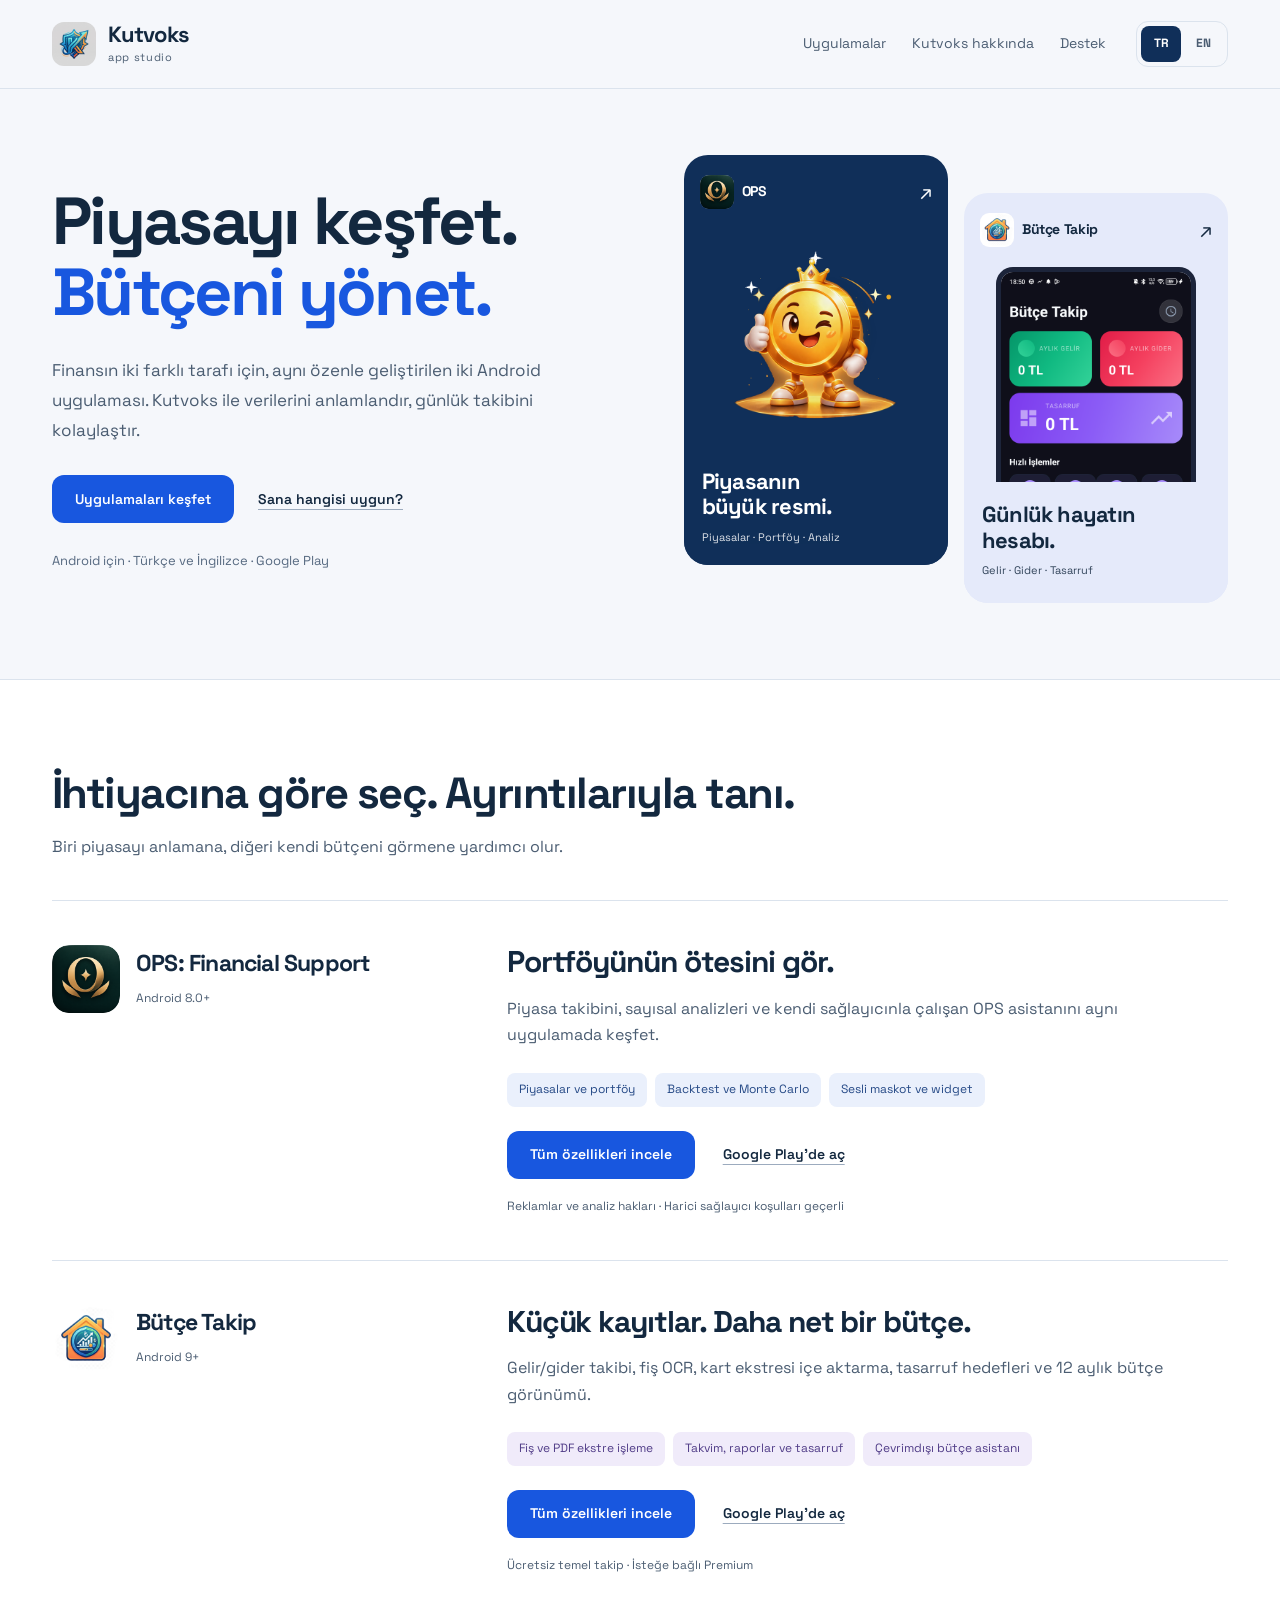
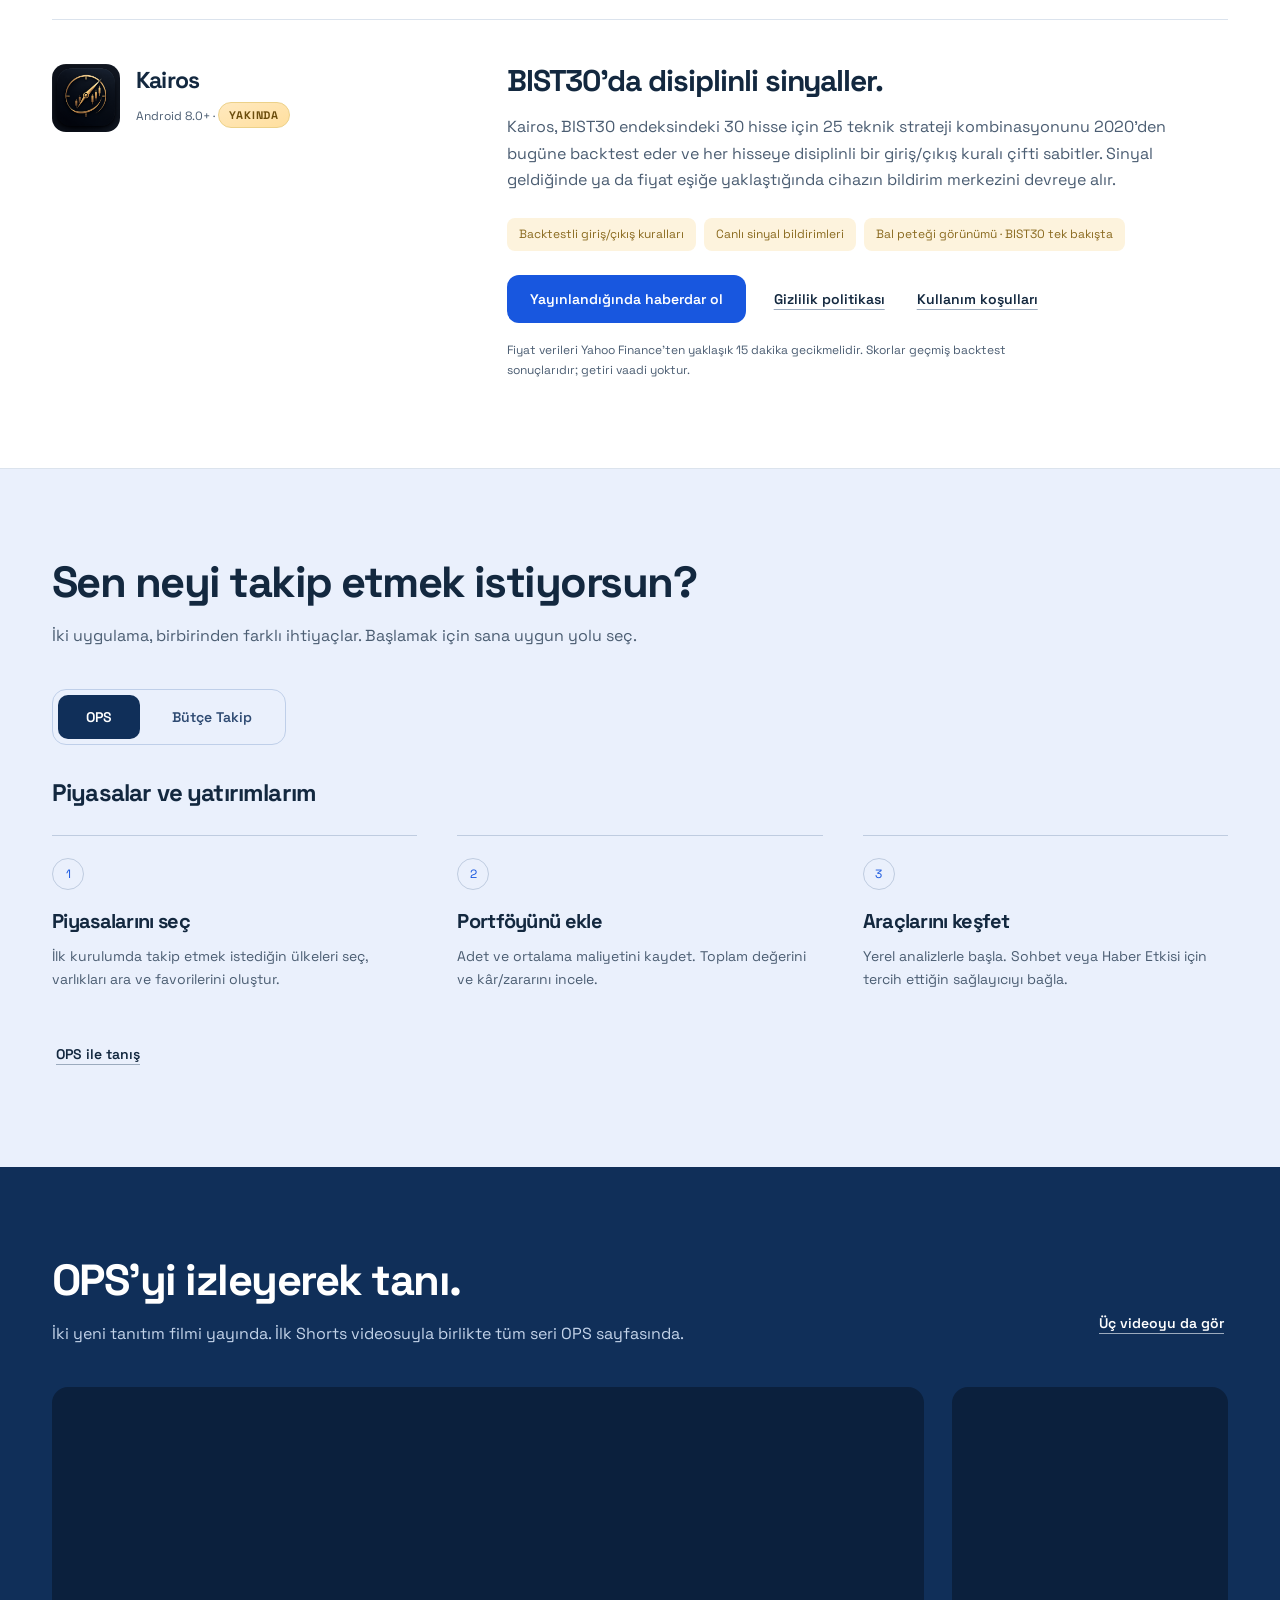
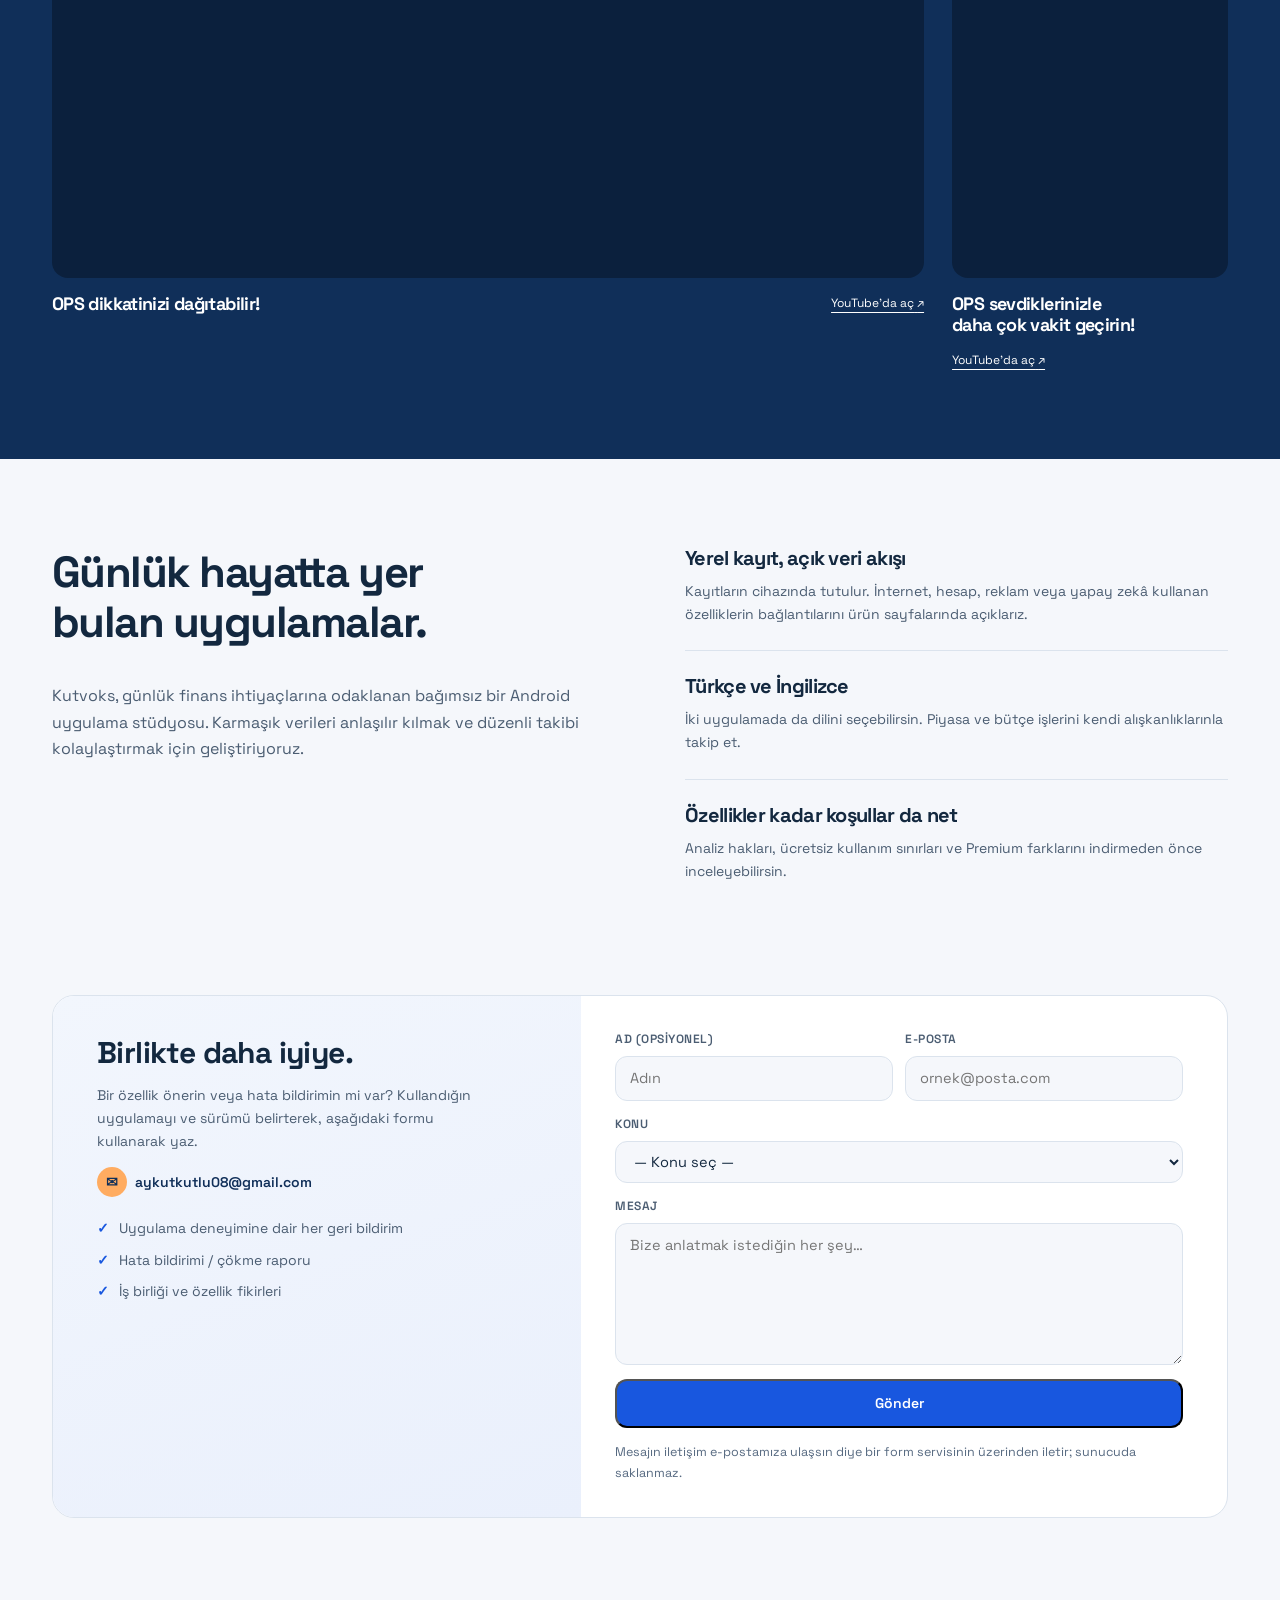
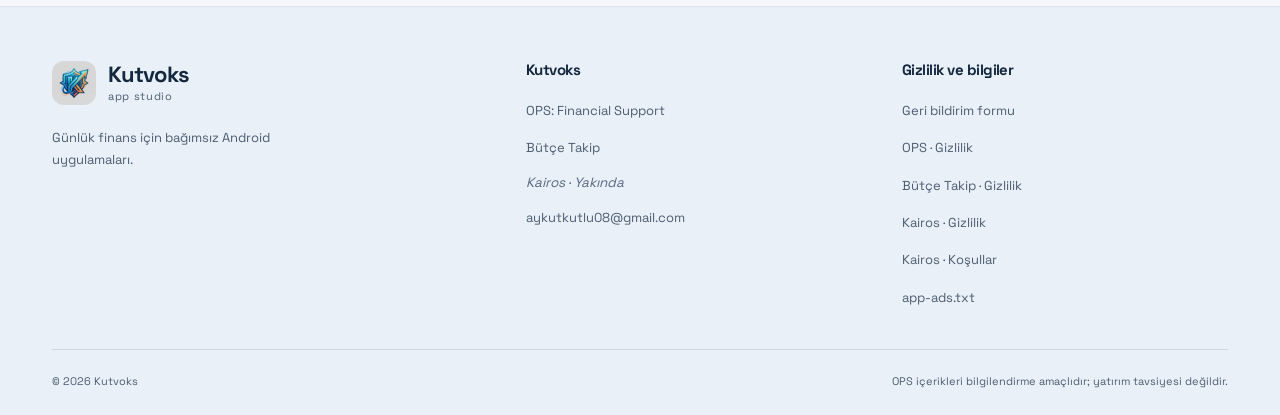
<file: index.html>
<!DOCTYPE html>
<html lang="tr">
<head>
<meta charset="UTF-8">
<meta name="viewport" content="width=device-width, initial-scale=1.0">
<title>Kutvoks — Piyasayı keşfet. Bütçeni yönet.</title>
<meta name="description" content="OPS ile piyasaları ve portföyünü keşfet. Bütçe Takip ile gelir, gider, fiş ve ekstrelerini düzenle. Kutvoks Android uygulamalarını tanı.">
<link rel="canonical" href="https://aykutkutlu.github.io/AykutKutlu/index.html">
<meta property="og:title" content="Kutvoks — Piyasayı keşfet. Bütçeni yönet.">
<meta property="og:description" content="OPS ile piyasaları ve portföyünü keşfet. Bütçe Takip ile gelir, gider, fiş ve ekstrelerini düzenle. Kutvoks Android uygulamalarını tanı.">
<meta property="og:type" content="website">
<meta property="og:url" content="https://aykutkutlu.github.io/AykutKutlu/index.html">
<meta property="og:image" content="https://aykutkutlu.github.io/AykutKutlu/images/kutvoks/banner.png">
<meta name="twitter:card" content="summary_large_image">
<meta name="theme-color" content="#153c70">
<link rel="icon" type="image/png" href="images/kutvoks/kutvoks-icon.png">
<link rel="preconnect" href="https://fonts.googleapis.com">
<link rel="preconnect" href="https://fonts.gstatic.com" crossorigin>
<link href="https://fonts.googleapis.com/css2?family=Space+Grotesk:wght@400;500;600;700&display=swap" rel="stylesheet">
<link rel="stylesheet" href="styles.css">
</head>
<body class="home-page" data-meta-i18n>
<!-- THESIS: Two independent apps turn market research and everyday budgeting into clear choices.
OWN-WORLD: Existing Kutvoks navy/blue/orange, Space Grotesk, genuine icons and budget screenshots.
STORY: Choose a task, see the matching app, inspect complete features, open Google Play.
FIRST VIEWPORT: Large two-line benefit at left, equally sized OPS/Budget product exhibits at right; both routes visible.
FORM: Task journey, grounded candidate 5, seed a935e462; user chose equal emphasis and direct code preserving the brand.
FINISH: unreviewed and undocumented is unfinished; this build ends with the finish review, the verdict, and DESIGN.md -->
<a class="skip-link" href="#icerik">
<span data-i18n="nav.skip">İçeriğe geç</span>
</a>
<header class="site-header" id="siteHeader">
<div class="wrap header-inner">
<a class="brand" href="index.html" aria-label="Kutvoks">
<img src="images/kutvoks/kutvoks-icon.png" alt="" width="44" height="44">
<span>
<b>Kutvoks</b>
<span>app studio</span>
</span>
</a>
<nav class="nav-links" aria-label="Ana menü">
<a href="#uygulamalar">
<span data-i18n="nav.apps">Uygulamalar</span>
</a>
<a href="#hakkinda">
<span data-i18n="nav.about">Kutvoks hakkında</span>
</a>
<a href="#iletisim">
<span data-i18n="nav.support">Destek</span>
</a>
</nav>
<div class="lang-toggle" role="group" aria-label="Dil / Language">
<button class="lang-opt" type="button" data-lang="tr" aria-label="Türkçe">TR</button>
<button class="lang-opt" type="button" data-lang="en" aria-label="English">EN</button>
</div>
</div>
</header>
<main id="icerik">
<section class="studio-hero">
<div class="wrap hero-grid">
<div class="hero-copy">
<h1>
<span data-i18n="hero.first">Piyasayı keşfet.</span>
<br>
<span data-i18n="hero.second" class="text-blue">Bütçeni yönet.</span>
</h1>
<p data-i18n="hero.desc" class="hero-lead">Finansın iki farklı tarafı için, aynı özenle geliştirilen iki Android uygulaması. Kutvoks ile verilerini anlamlandır, günlük takibini kolaylaştır.</p>
<div class="hero-actions">
<a class="btn btn-primary" href="#uygulamalar">
<span data-i18n="hero.cta">Uygulamaları keşfet</span>
</a>
<a class="btn btn-text" href="#nasil-calisir">
<span data-i18n="hero.how">Sana hangisi uygun?</span>
</a>
</div>
<p data-i18n="hero.platform" class="platform-note">Android için · Türkçe ve İngilizce · Google Play</p>
</div>
<div class="hero-products">
<a class="product-exhibit exhibit-ops" href="ops.html">
<div class="exhibit-title">
<img src="images/apps/ops-icon.png" alt="" width="38" height="38">
<strong>OPS</strong>
<span aria-hidden="true">↗</span>
</div>
<img class="hero-mascot" src="images/ops/mood/coin-happy.png" alt="OPS maskotu" width="270" height="270" fetchpriority="high">
<div class="exhibit-bottom">
<h2 data-i18n="hero.ops">Piyasanın büyük resmi.</h2>
<p data-i18n="hero.ops.sub">Piyasalar · Portföy · Analiz</p>
</div>
</a>
<a class="product-exhibit exhibit-budget" href="butce-takip.html">
<div class="exhibit-title">
<img src="images/apps/butce-icon.png" alt="" width="38" height="38">
<strong>Bütçe Takip</strong>
<span aria-hidden="true">↗</span>
</div>
<div class="hero-budget-screen">
<img src="images/butce/screen-home.png" alt="Bütçe Takip uygulamasının gerçek ana ekranı" width="1080" height="2460">
</div>
<div class="exhibit-bottom">
<h2 data-i18n="hero.budget">Günlük hayatın hesabı.</h2>
<p data-i18n="hero.budget.sub">Gelir · Gider · Tasarruf</p>
</div>
</a>
</div>
</div>
</section>
<section class="section products-section" id="uygulamalar">
<div class="wrap">
<div class="section-heading">
<h2 data-i18n="products.title">İhtiyacına göre seç. Ayrıntılarıyla tanı.</h2>
<p data-i18n="products.desc">Biri piyasayı anlamana, diğeri kendi bütçeni görmene yardımcı olur.</p>
</div>
<article class="product-story story-ops">
<div class="story-identity">
<img src="images/apps/ops-icon.png" alt="" width="68" height="68">
<h3>OPS: Financial Support</h3>
<span>Android 8.0+</span>
</div>
<div class="story-body">
<h4 data-i18n="ops.heading">Portföyünün ötesini gör.</h4>
<p data-i18n="ops.intro">Piyasa takibini, sayısal analizleri ve kendi sağlayıcınla çalışan OPS asistanını aynı uygulamada keşfet.</p>
<ul class="story-features">
<li data-i18n="ops.bullet.0">Piyasalar ve portföy</li>
<li data-i18n="ops.bullet.1">Backtest ve Monte Carlo</li>
<li data-i18n="ops.bullet.2">Sesli maskot ve widget</li>
</ul>
<div class="story-actions">
<a class="btn btn-primary" href="ops.html">
<span data-i18n="ops.all">Tüm özellikleri incele</span>
</a>
<a class="btn btn-text" href="https://play.google.com/store/apps/details?id=com.finanspro" target="_blank" rel="noopener noreferrer">
<span data-i18n="ops.play">Google Play&#x27;de aç</span>
</a>
</div>
<p data-i18n="ops.conditions" class="small-note">Reklamlar ve analiz hakları · Harici sağlayıcı koşulları geçerli</p>
</div>
</article>
<article class="product-story story-butce">
<div class="story-identity">
<img src="images/apps/butce-icon.png" alt="" width="68" height="68">
<h3>Bütçe Takip</h3>
<span>Android 9+</span>
</div>
<div class="story-body">
<h4 data-i18n="butce.heading">Küçük kayıtlar. Daha net bir bütçe.</h4>
<p data-i18n="butce.intro">Gelir/gider takibi, fiş OCR, kart ekstresi içe aktarma, tasarruf hedefleri ve 12 aylık bütçe görünümü.</p>
<ul class="story-features">
<li data-i18n="butce.bullet.0">Fiş ve PDF ekstre işleme</li>
<li data-i18n="butce.bullet.1">Takvim, raporlar ve tasarruf</li>
<li data-i18n="butce.bullet.2">Çevrimdışı bütçe asistanı</li>
</ul>
<div class="story-actions">
<a class="btn btn-primary" href="butce-takip.html">
<span data-i18n="butce.all">Tüm özellikleri incele</span>
</a>
<a class="btn btn-text" href="https://play.google.com/store/apps/details?id=com.butceapp" target="_blank" rel="noopener noreferrer">
<span data-i18n="butce.play">Google Play&#x27;de aç</span>
</a>
</div>
<p data-i18n="butce.conditions" class="small-note">Ücretsiz temel takip · İsteğe bağlı Premium</p>
</div>
</article>
<article class="product-story story-kairos">
<div class="story-identity">
<img src="images/apps/kairos-icon.png" alt="" width="68" height="68">
<h3>Kairos</h3>
<span>Android 8.0+ · <b class="soon-badge">
<span data-i18n="kairos.soon">Yakında</span>
</b>
</span>
</div>
<div class="story-body">
<h4 data-i18n="kairos.headline">BIST30&#x27;da disiplinli sinyaller.</h4>
<p data-i18n="kairos.intro">Kairos, BIST30 endeksindeki 30 hisse için 25 teknik strateji kombinasyonunu 2020&#x27;den bugüne backtest eder ve her hisseye disiplinli bir giriş/çıkış kuralı çifti sabitler. Sinyal geldiğinde ya da fiyat eşiğe yaklaştığında cihazın bildirim merkezini devreye alır.</p>
<ul class="story-features">
<li data-i18n="kairos.bullet.0">Backtestli giriş/çıkış kuralları</li>
<li data-i18n="kairos.bullet.1">Canlı sinyal bildirimleri</li>
<li data-i18n="kairos.bullet.2">Bal peteği görünümü · BIST30 tek bakışta</li>
</ul>
<div class="story-actions">
<a class="btn btn-primary" href="#iletisim">
<span data-i18n="kairos.cta">Yayınlandığında haberdar ol</span>
</a>
<a class="btn btn-text" href="kairos-gizlilik.html">
<span data-i18n="kairos.link.privacy">Gizlilik politikası</span>
</a>
<a class="btn btn-text" href="kairos-kosullar.html">
<span data-i18n="kairos.link.terms">Kullanım koşulları</span>
</a>
</div>
<p data-i18n="kairos.note" class="small-note">Fiyat verileri Yahoo Finance&#x27;ten yaklaşık 15 dakika gecikmelidir. Skorlar geçmiş backtest sonuçlarıdır; getiri vaadi yoktur.</p>
</div>
</article>
</div>
</section>
<section class="section journey-section" id="nasil-calisir">
<div class="wrap">
<div class="section-heading">
<h2 data-i18n="journey.title">Sen neyi takip etmek istiyorsun?</h2>
<p data-i18n="journey.desc">İki uygulama, birbirinden farklı ihtiyaçlar. Başlamak için sana uygun yolu seç.</p>
</div>
<div class="journey-controls" role="group" aria-label="Uygulama seçimi" hidden data-journey-controls>
<button type="button" data-journey="ops" aria-pressed="true">OPS</button>
<button type="button" data-journey="butce" aria-pressed="false">Bütçe Takip</button>
</div>
<div class="journey-panel" id="journey-ops" data-journey-panel="ops">
<h3 data-i18n="journey.ops">Piyasalar ve yatırımlarım</h3>
<ol class="steps">
<li>
<h4 data-i18n="journey.ops.0.title">Piyasalarını seç</h4>
<p data-i18n="journey.ops.0.text">İlk kurulumda takip etmek istediğin ülkeleri seç, varlıkları ara ve favorilerini oluştur.</p>
</li>
<li>
<h4 data-i18n="journey.ops.1.title">Portföyünü ekle</h4>
<p data-i18n="journey.ops.1.text">Adet ve ortalama maliyetini kaydet. Toplam değerini ve kâr/zararını incele.</p>
</li>
<li>
<h4 data-i18n="journey.ops.2.title">Araçlarını keşfet</h4>
<p data-i18n="journey.ops.2.text">Yerel analizlerle başla. Sohbet veya Haber Etkisi için tercih ettiğin sağlayıcıyı bağla.</p>
</li>
</ol>
<a class="btn btn-text" href="ops.html">
<span data-i18n="journey.ops.link">OPS ile tanış</span>
</a>
</div>
<div class="journey-panel" id="journey-butce" data-journey-panel="butce">
<h3 data-i18n="journey.butce">Harcamalarım ve gelecek planlarım</h3>
<ol class="steps">
<li>
<h4 data-i18n="journey.butce.0.title">Düzenini kur</h4>
<p data-i18n="journey.butce.0.text">Kişilerini ve kategorilerini ekle. Bütçe dönemini maaş gününe göre seç.</p>
</li>
<li>
<h4 data-i18n="journey.butce.1.title">İlk kaydını oluştur</h4>
<p data-i18n="journey.butce.1.text">Giderini elle gir veya fiş/ekstre tarayıp okunan işlemleri kontrol ederek kaydet.</p>
</li>
<li>
<h4 data-i18n="journey.butce.2.title">Resmin bütününü gör</h4>
<p data-i18n="journey.butce.2.text">Takvim ve raporlara bak, bir tasarruf hedefi belirle; 12 aylık görünümü incele.</p>
</li>
</ol>
<a class="btn btn-text" href="butce-takip.html">
<span data-i18n="journey.butce.link">Bütçe Takip ile tanış</span>
</a>
</div>
</div>
</section>
<section class="section home-videos" id="videolar">
<div class="wrap">
<div class="section-heading heading-inline">
<div>
<h2 data-i18n="videos.title">OPS&#x27;yi izleyerek tanı.</h2>
<p data-i18n="videos.desc">İki yeni tanıtım filmi yayında. İlk Shorts videosuyla birlikte tüm seri OPS sayfasında.</p>
</div>
<a class="btn btn-text" href="ops.html#tanitim">
<span data-i18n="videos.all">Üç videoyu da gör</span>
</a>
</div>
<div class="home-video-grid">
<article class="video-card">
<div class="video-frame">
<iframe src="https://www.youtube-nocookie.com/embed/zaQTnNX64Eg" title="OPS dikkatinizi dağıtabilir!" width="640" height="360" loading="lazy" referrerpolicy="strict-origin-when-cross-origin" allow="accelerometer; encrypted-media; gyroscope; picture-in-picture; web-share; fullscreen" allowfullscreen>
</iframe>
</div>
<div class="video-caption">
<h3>
<span data-i18n="video.zaQTnNX64Eg">OPS dikkatinizi dağıtabilir!</span>
</h3>
<a href="https://www.youtube.com/watch?v=zaQTnNX64Eg" target="_blank" rel="noopener noreferrer">
<span data-i18n="video.watch.zaQTnNX64Eg">YouTube&#x27;da aç</span>
<span aria-hidden="true"> ↗</span>
</a>
</div>
</article>
<article class="video-card video-short">
<div class="video-frame">
<iframe src="https://www.youtube-nocookie.com/embed/CSgLeQA-TLk" title="OPS sevdiklerinizle daha çok vakit geçirin!" width="360" height="640" loading="lazy" referrerpolicy="strict-origin-when-cross-origin" allow="accelerometer; encrypted-media; gyroscope; picture-in-picture; web-share; fullscreen" allowfullscreen>
</iframe>
</div>
<div class="video-caption">
<h3>
<span data-i18n="video.CSgLeQA-TLk">OPS sevdiklerinizle daha çok vakit geçirin!</span>
</h3>
<a href="https://www.youtube.com/watch?v=CSgLeQA-TLk" target="_blank" rel="noopener noreferrer">
<span data-i18n="video.watch.CSgLeQA-TLk">YouTube&#x27;da aç</span>
<span aria-hidden="true"> ↗</span>
</a>
</div>
</article>
</div>
</div>
</section>
<section class="section about-section" id="hakkinda">
<div class="wrap about-grid">
<div>
<h2 data-i18n="about.title">Günlük hayatta yer bulan uygulamalar.</h2>
<p data-i18n="about.desc">Kutvoks, günlük finans ihtiyaçlarına odaklanan bağımsız bir Android uygulama stüdyosu. Karmaşık verileri anlaşılır kılmak ve düzenli takibi kolaylaştırmak için geliştiriyoruz.</p>
</div>
<div class="about-principles">
<div>
<h3 data-i18n="about.local.title">Yerel kayıt, açık veri akışı</h3>
<p data-i18n="about.local.body">Kayıtların cihazında tutulur. İnternet, hesap, reklam veya yapay zekâ kullanan özelliklerin bağlantılarını ürün sayfalarında açıklarız.</p>
</div>
<div>
<h3 data-i18n="about.language.title">Türkçe ve İngilizce</h3>
<p data-i18n="about.language.body">İki uygulamada da dilini seçebilirsin. Piyasa ve bütçe işlerini kendi alışkanlıklarınla takip et.</p>
</div>
<div>
<h3 data-i18n="about.terms.title">Özellikler kadar koşullar da net</h3>
<p data-i18n="about.terms.body">Analiz hakları, ücretsiz kullanım sınırları ve Premium farklarını indirmeden önce inceleyebilirsin.</p>
</div>
</div>
</div>
</section>
<section class="section contact-section" id="iletisim">
<div class="wrap">
<div class="contact-panel">
<div class="contact-intro">
<h2 data-i18n="contact.title">Birlikte daha iyiye.</h2>
<p data-i18n="contact.desc">Bir özellik önerin veya hata bildirimin mi var? Kullandığın uygulamayı ve sürümü belirterek, aşağıdaki formu kullanarak yaz.</p>
<a class="contact-mail" href="mailto:aykutkutlu08@gmail.com">
<span aria-hidden="true">✉</span>
<span>aykutkutlu08@gmail.com</span>
</a>
<ul class="contact-points">
<li data-i18n="contact.point.0">Uygulama deneyimine dair her geri bildirim</li>
<li data-i18n="contact.point.1">Hata bildirimi / çökme raporu</li>
<li data-i18n="contact.point.2">İş birliği ve özellik fikirleri</li>
</ul>
</div>
<form class="contact-form" data-feedback action="https://formsubmit.co/ajax/5dbe9cf6a213ac34c2375538c0dbeff2" method="POST" novalidate>
<input type="hidden" name="_subject" value="Kutvoks web — geri bildirim">
<input type="hidden" name="_template" value="table">
<input type="hidden" name="_origin" value="web">
<input type="text" name="_honey" tabindex="-1" autocomplete="off" aria-hidden="true" class="honey">
<div class="field-row">
<div class="field">
<label for="fbName" data-i18n="form.name">Ad (opsiyonel)</label>
<input id="fbName" name="name" type="text" autocomplete="name" maxlength="80" data-i18n-ph="form.namePh" placeholder="Adın">
</div>
<div class="field">
<label for="fbEmail" data-i18n="form.email">E-posta</label>
<input id="fbEmail" name="email" type="email" autocomplete="email" required maxlength="160" placeholder="ornek@posta.com">
</div>
</div>
<div class="field">
<label for="fbTopic" data-i18n="form.topic">Konu</label>
<select id="fbTopic" name="topic" required>
<option value="" data-i18n="form.topicPick">— Konu seç —</option>
<option value="t1" data-i18n="form.topic1">Geri bildirim</option>
<option value="t2" data-i18n="form.topic2">Hata bildirimi</option>
<option value="t3" data-i18n="form.topic3">İş birliği / Fikir</option>
<option value="t4" data-i18n="form.topic4">Diğer</option>
</select>
</div>
<div class="field">
<label for="fbMsg" data-i18n="form.msg">Mesaj</label>
<textarea id="fbMsg" name="message" rows="5" required maxlength="4000" data-i18n-ph="form.msgPh" placeholder="Bize anlatmak istediğin her şey…"></textarea>
</div>
<button class="btn btn-primary" type="submit">
<span data-i18n="form.send">Gönder</span>
</button>
<p class="form-note" data-i18n="form.note">Mesajın iletişim e-postamıza ulaşsın diye bir form servisinin üzerinden iletir; sunucuda saklanmaz.</p>
<p class="form-status" data-feedback-status role="status" aria-live="polite" hidden>
</p>
</form>
</div>
</div>
</section>
</main>
<footer class="site-footer">
<div class="wrap">
<div class="footer-grid">
<div class="footer-col footer-brand">
<a class="brand" href="index.html">
<img src="images/kutvoks/kutvoks-icon.png" alt="" width="44" height="44">
<span>
<b>Kutvoks</b>
<span>app studio</span>
</span>
</a>
<p data-i18n="footer.note">Günlük finans için bağımsız Android uygulamaları.</p>
</div>
<div class="footer-col">
<h3>Kutvoks</h3>
<a href="ops.html">OPS: Financial Support</a>
<a href="butce-takip.html">Bütçe Takip</a>
<span class="soon-label">
<span data-i18n="footer.kairos">Kairos · Yakında</span>
</span>
<a href="mailto:aykutkutlu08@gmail.com">aykutkutlu08@gmail.com</a>
</div>
<div class="footer-col">
<h3>
<span data-i18n="footer.privacy">Gizlilik ve bilgiler</span>
</h3>
<a href="index.html#iletisim">
<span data-i18n="footer.feedback">Geri bildirim formu</span>
</a>
<a href="gizlilik.html">
<span data-i18n="footer.opsPrivacy">OPS · Gizlilik</span>
</a>
<a href="butce-gizlilik.html">
<span data-i18n="footer.budgetPrivacy">Bütçe Takip · Gizlilik</span>
</a>
<a href="kairos-gizlilik.html">
<span data-i18n="footer.kairosPrivacy">Kairos · Gizlilik</span>
</a>
<a href="kairos-kosullar.html">
<span data-i18n="footer.kairosTerms">Kairos · Koşullar</span>
</a>
<a href="app-ads.txt">app-ads.txt</a>
</div>
</div>
<div class="footer-bottom">
<span>© 2026 Kutvoks</span>
<span>
<span data-i18n="footer.disclaimer">OPS içerikleri bilgilendirme amaçlıdır; yatırım tavsiyesi değildir.</span>
</span>
</div>
</div>
</footer>
<script src="home-copy.js" defer>
</script>
<script src="lang.js" defer>
</script>
</body>
</html>
</file>
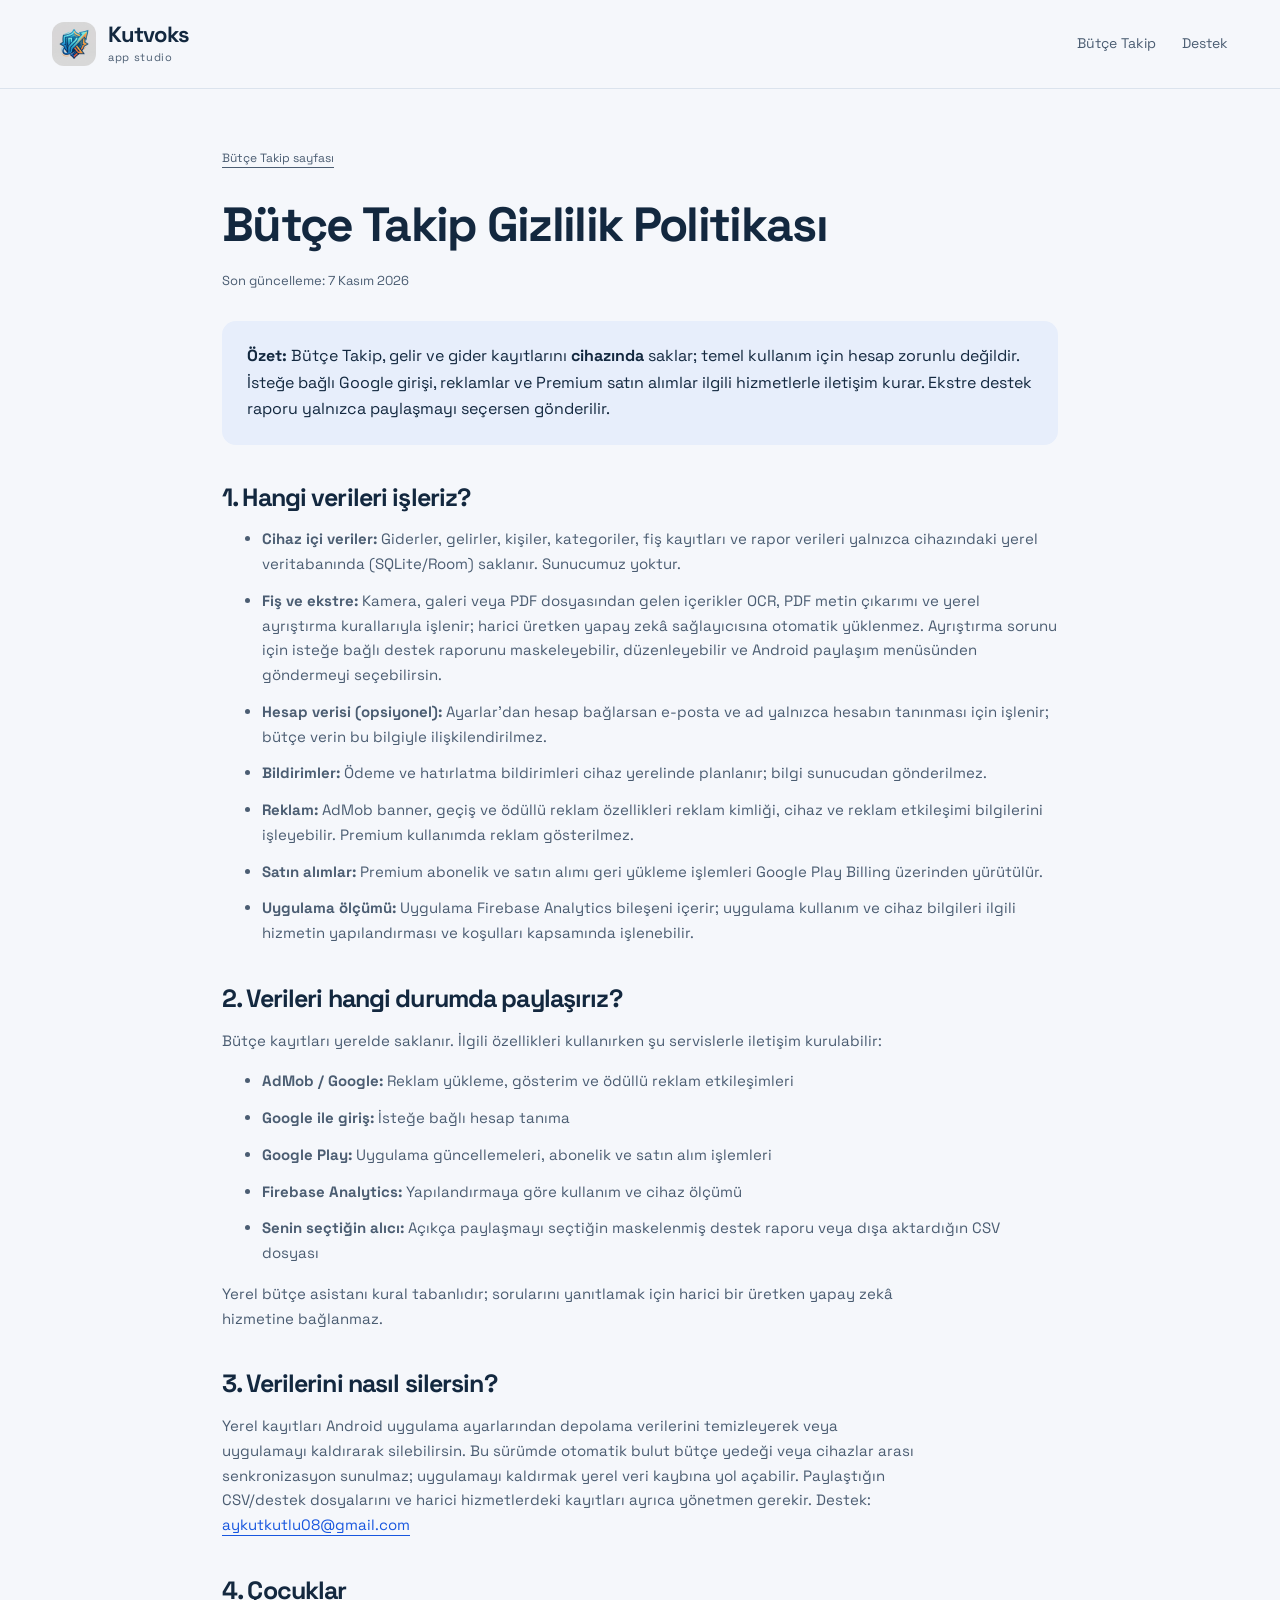
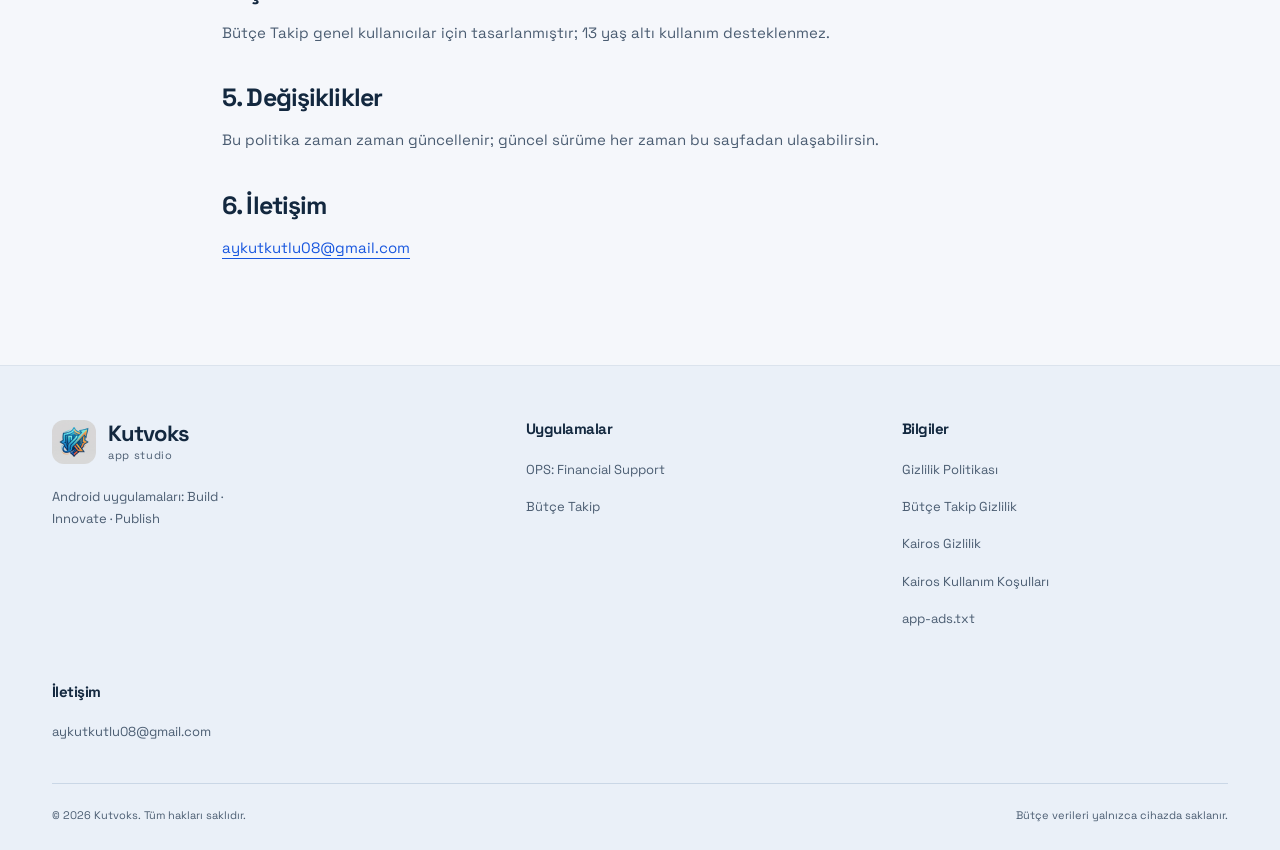
<file: butce-gizlilik.html>
﻿<!DOCTYPE html>
<html lang="tr">
<head>
    <meta charset="UTF-8">
    <meta name="viewport" content="width=device-width, initial-scale=1.0">
    <title>Bütçe Takip Gizlilik Politikası | Kutvoks</title>
    <meta name="description" content="Bütçe Takip gizlilik politikası: gider ve gelir verileri cihazda saklanır, sunucu hesabı yoktur, reklam kimliği AdMob tarafından işlenir.">
    <link rel="icon" type="image/png" href="images/kutvoks/kutvoks-icon.png">
    <link rel="stylesheet" href="styles.css">
    <link href="https://fonts.googleapis.com/css2?family=Space+Grotesk:wght@400;500;600;700&display=swap" rel="stylesheet">
</head>
<body>

<header class="site-header">
    <div class="wrap">
        <a class="brand" href="index.html">
            <img src="images/kutvoks/kutvoks-icon.png" alt="Kutvoks logosu">
            <span><b>Kutvoks</b><span>app studio</span></span>
        </a>
        <nav class="nav-links">
            <a href="butce-takip.html">Bütçe Takip</a>
            <a href="index.html#iletisim">Destek</a>
        </nav>
    </div>
</header>

<main>
    <article class="prose wrap">
        <a class="back-link" href="butce-takip.html">Bütçe Takip sayfası</a>
        <h1>Bütçe Takip Gizlilik Politikası</h1>
        <p class="meta">Son güncelleme: 7 Kasım 2026</p>

        <div class="toc">
            <b>Özet:</b> Bütçe Takip, gelir ve gider kayıtlarını <strong>cihazında</strong> saklar; temel kullanım için hesap zorunlu değildir. İsteğe bağlı Google girişi, reklamlar ve Premium satın alımlar ilgili hizmetlerle iletişim kurar. Ekstre destek raporu yalnızca paylaşmayı seçersen gönderilir.
        </div>

        <h2>1. Hangi verileri işleriz?</h2>
        <ul>
            <li><strong>Cihaz içi veriler:</strong> Giderler, gelirler, kişiler, kategoriler, fiş kayıtları ve rapor verileri yalnızca cihazındaki yerel veritabanında (SQLite/Room) saklanır. Sunucumuz yoktur.</li>
            <li><strong>Fiş ve ekstre:</strong> Kamera, galeri veya PDF dosyasından gelen içerikler OCR, PDF metin çıkarımı ve yerel ayrıştırma kurallarıyla işlenir; harici üretken yapay zekâ sağlayıcısına otomatik yüklenmez. Ayrıştırma sorunu için isteğe bağlı destek raporunu maskeleyebilir, düzenleyebilir ve Android paylaşım menüsünden göndermeyi seçebilirsin.</li>
            <li><strong>Hesap verisi (opsiyonel):</strong> Ayarlar'dan hesap bağlarsan e-posta ve ad yalnızca hesabın tanınması için işlenir; bütçe verin bu bilgiyle ilişkilendirilmez.</li>
            <li><strong>Bildirimler:</strong> Ödeme ve hatırlatma bildirimleri cihaz yerelinde planlanır; bilgi sunucudan gönderilmez.</li>
            <li><strong>Reklam:</strong> AdMob banner, geçiş ve ödüllü reklam özellikleri reklam kimliği, cihaz ve reklam etkileşimi bilgilerini işleyebilir. Premium kullanımda reklam gösterilmez.</li>
            <li><strong>Satın alımlar:</strong> Premium abonelik ve satın alımı geri yükleme işlemleri Google Play Billing üzerinden yürütülür.</li>
            <li><strong>Uygulama ölçümü:</strong> Uygulama Firebase Analytics bileşeni içerir; uygulama kullanım ve cihaz bilgileri ilgili hizmetin yapılandırması ve koşulları kapsamında işlenebilir.</li>
        </ul>

        <h2>2. Verileri hangi durumda paylaşırız?</h2>
        <p>Bütçe kayıtları yerelde saklanır. İlgili özellikleri kullanırken şu servislerle iletişim kurulabilir:</p>
        <ul>
            <li><strong>AdMob / Google:</strong> Reklam yükleme, gösterim ve ödüllü reklam etkileşimleri</li>
            <li><strong>Google ile giriş:</strong> İsteğe bağlı hesap tanıma</li>
            <li><strong>Google Play:</strong> Uygulama güncellemeleri, abonelik ve satın alım işlemleri</li>
            <li><strong>Firebase Analytics:</strong> Yapılandırmaya göre kullanım ve cihaz ölçümü</li>
            <li><strong>Senin seçtiğin alıcı:</strong> Açıkça paylaşmayı seçtiğin maskelenmiş destek raporu veya dışa aktardığın CSV dosyası</li>
        </ul>
        <p>Yerel bütçe asistanı kural tabanlıdır; sorularını yanıtlamak için harici bir üretken yapay zekâ hizmetine bağlanmaz.</p>

        <h2>3. Verilerini nasıl silersin?</h2>
        <p>Yerel kayıtları Android uygulama ayarlarından depolama verilerini temizleyerek veya uygulamayı kaldırarak silebilirsin. Bu sürümde otomatik bulut bütçe yedeği veya cihazlar arası senkronizasyon sunulmaz; uygulamayı kaldırmak yerel veri kaybına yol açabilir. Paylaştığın CSV/destek dosyalarını ve harici hizmetlerdeki kayıtları ayrıca yönetmen gerekir. Destek: <a href="mailto:aykutkutlu08@gmail.com">aykutkutlu08@gmail.com</a></p>

        <h2>4. Çocuklar</h2>
        <p>Bütçe Takip genel kullanıcılar için tasarlanmıştır; 13 yaş altı kullanım desteklenmez.</p>

        <h2>5. Değişiklikler</h2>
        <p>Bu politika zaman zaman güncellenir; güncel sürüme her zaman bu sayfadan ulaşabilirsin.</p>

        <h2>6. İletişim</h2>
        <p><a href="mailto:aykutkutlu08@gmail.com">aykutkutlu08@gmail.com</a></p>
    </article>
</main>

<footer class="site-footer">
    <div class="wrap">
        <div class="footer-grid">
            <div class="footer-col footer-brand">
                <a class="brand" href="index.html">
                    <img src="images/kutvoks/kutvoks-icon.png" alt="Kutvoks logosu">
                    <span><b>Kutvoks</b><span>app studio</span></span>
                </a>
                <p>Android uygulamaları: Build · Innovate · Publish</p>
            </div>
            <div class="footer-col">
                <h4>Uygulamalar</h4>
                <a href="https://play.google.com/store/apps/details?id=com.finanspro" target="_blank">OPS: Financial Support</a>
                <a href="https://play.google.com/store/apps/details?id=com.butceapp" target="_blank">Bütçe Takip</a>
            </div>
            <div class="footer-col">
                <h4>Bilgiler</h4>
                <a href="gizlilik.html">Gizlilik Politikası</a>
                <a href="butce-gizlilik.html">Bütçe Takip Gizlilik</a>
                <a href="kairos-gizlilik.html">Kairos Gizlilik</a>
                <a href="kairos-kosullar.html">Kairos Kullanım Koşulları</a>
                <a href="app-ads.txt">app-ads.txt</a>
            </div>
            <div class="footer-col">
                <h4>İletişim</h4>
                <a href="mailto:aykutkutlu08@gmail.com">aykutkutlu08@gmail.com</a>
            </div>
        </div>
        <div class="footer-bottom">
            <span>© 2026 Kutvoks. Tüm hakları saklıdır.</span>
            <span>Bütçe verileri yalnızca cihazda saklanır.</span>
        </div>
    </div>
</footer>

</body>
</html>
</file>
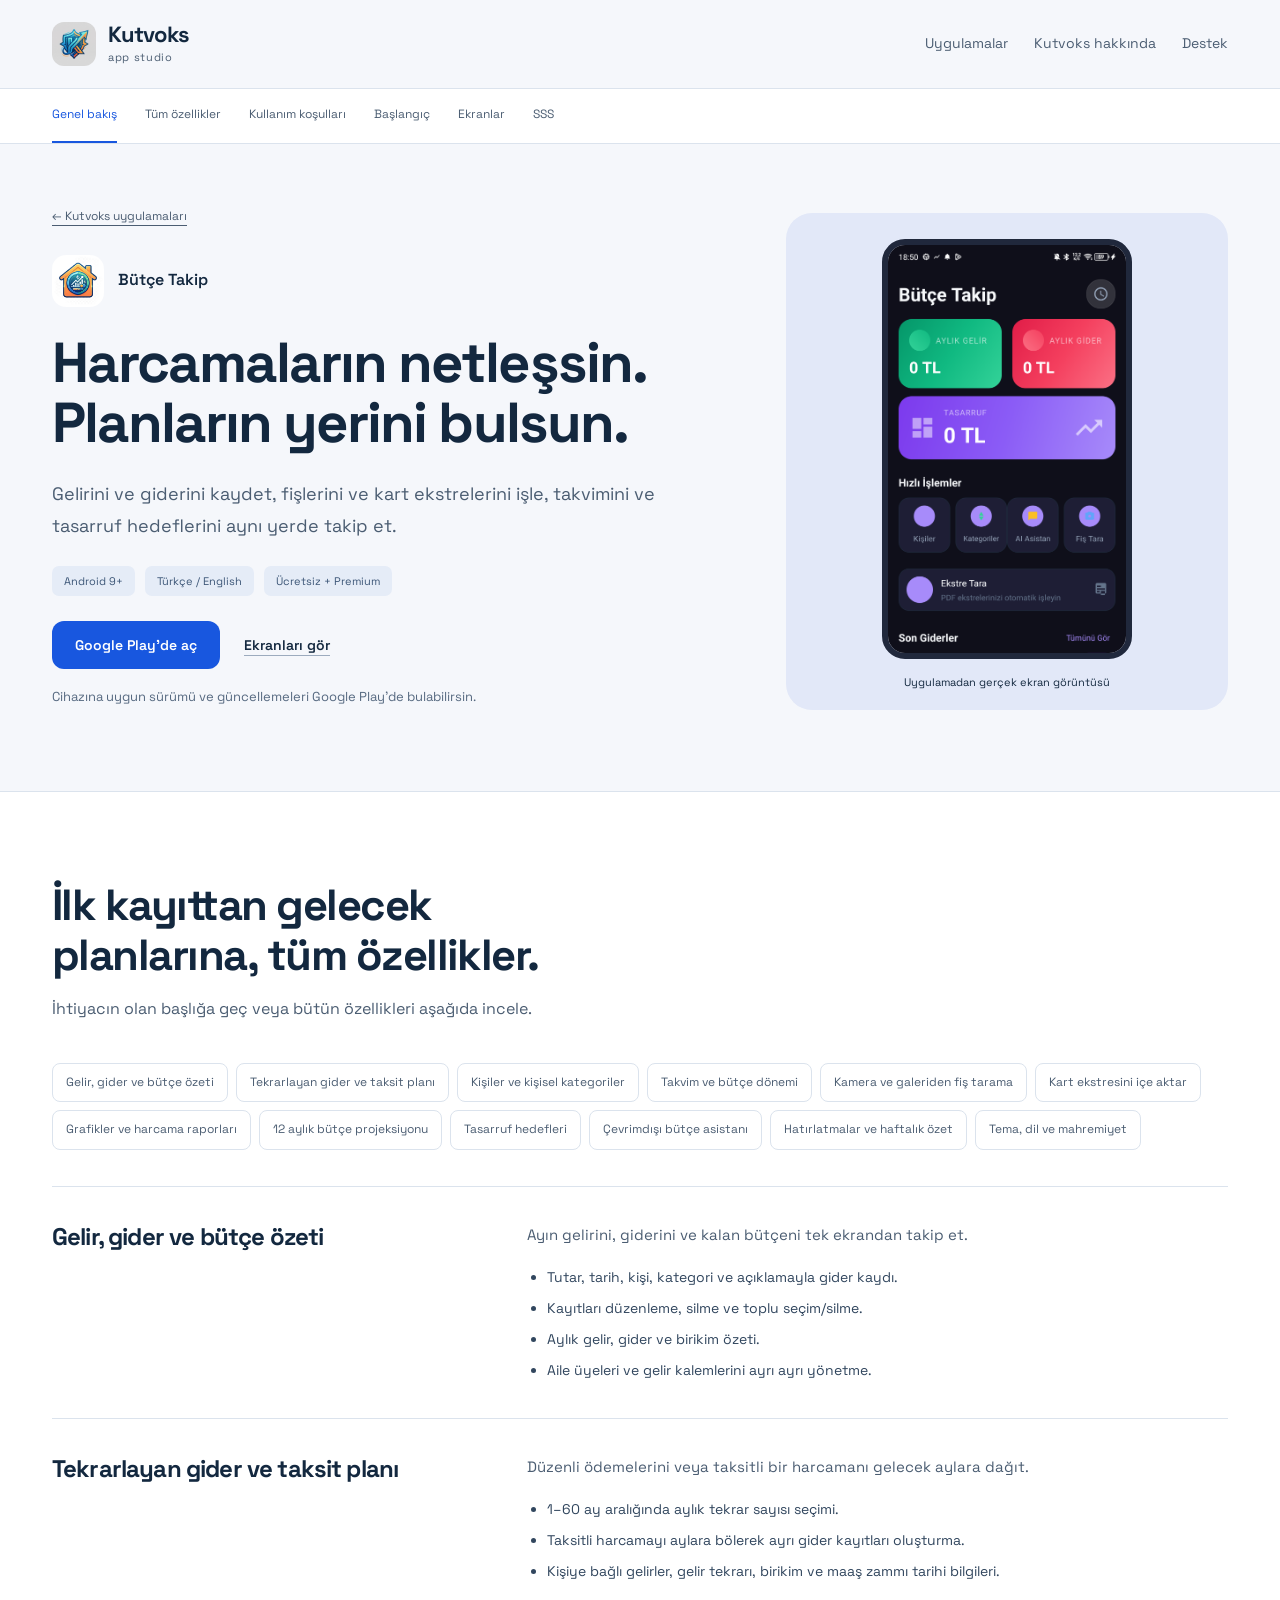
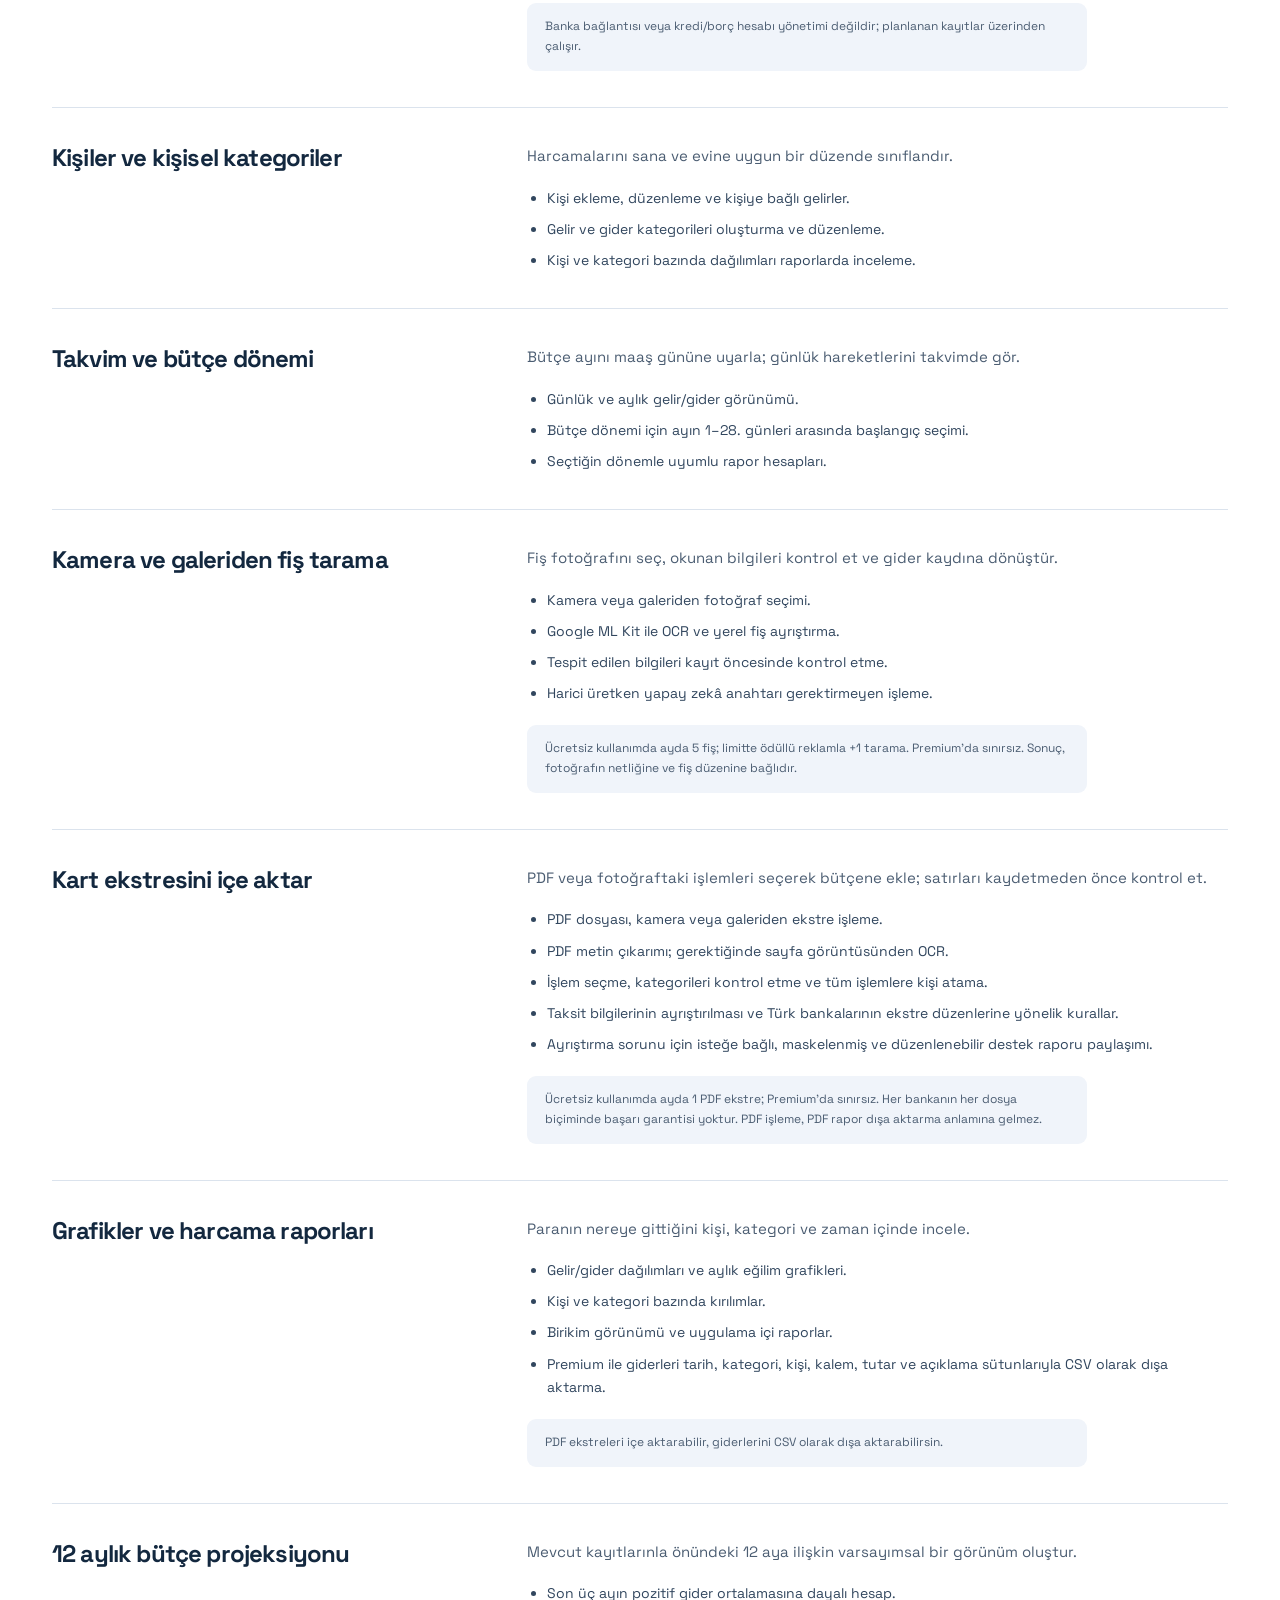
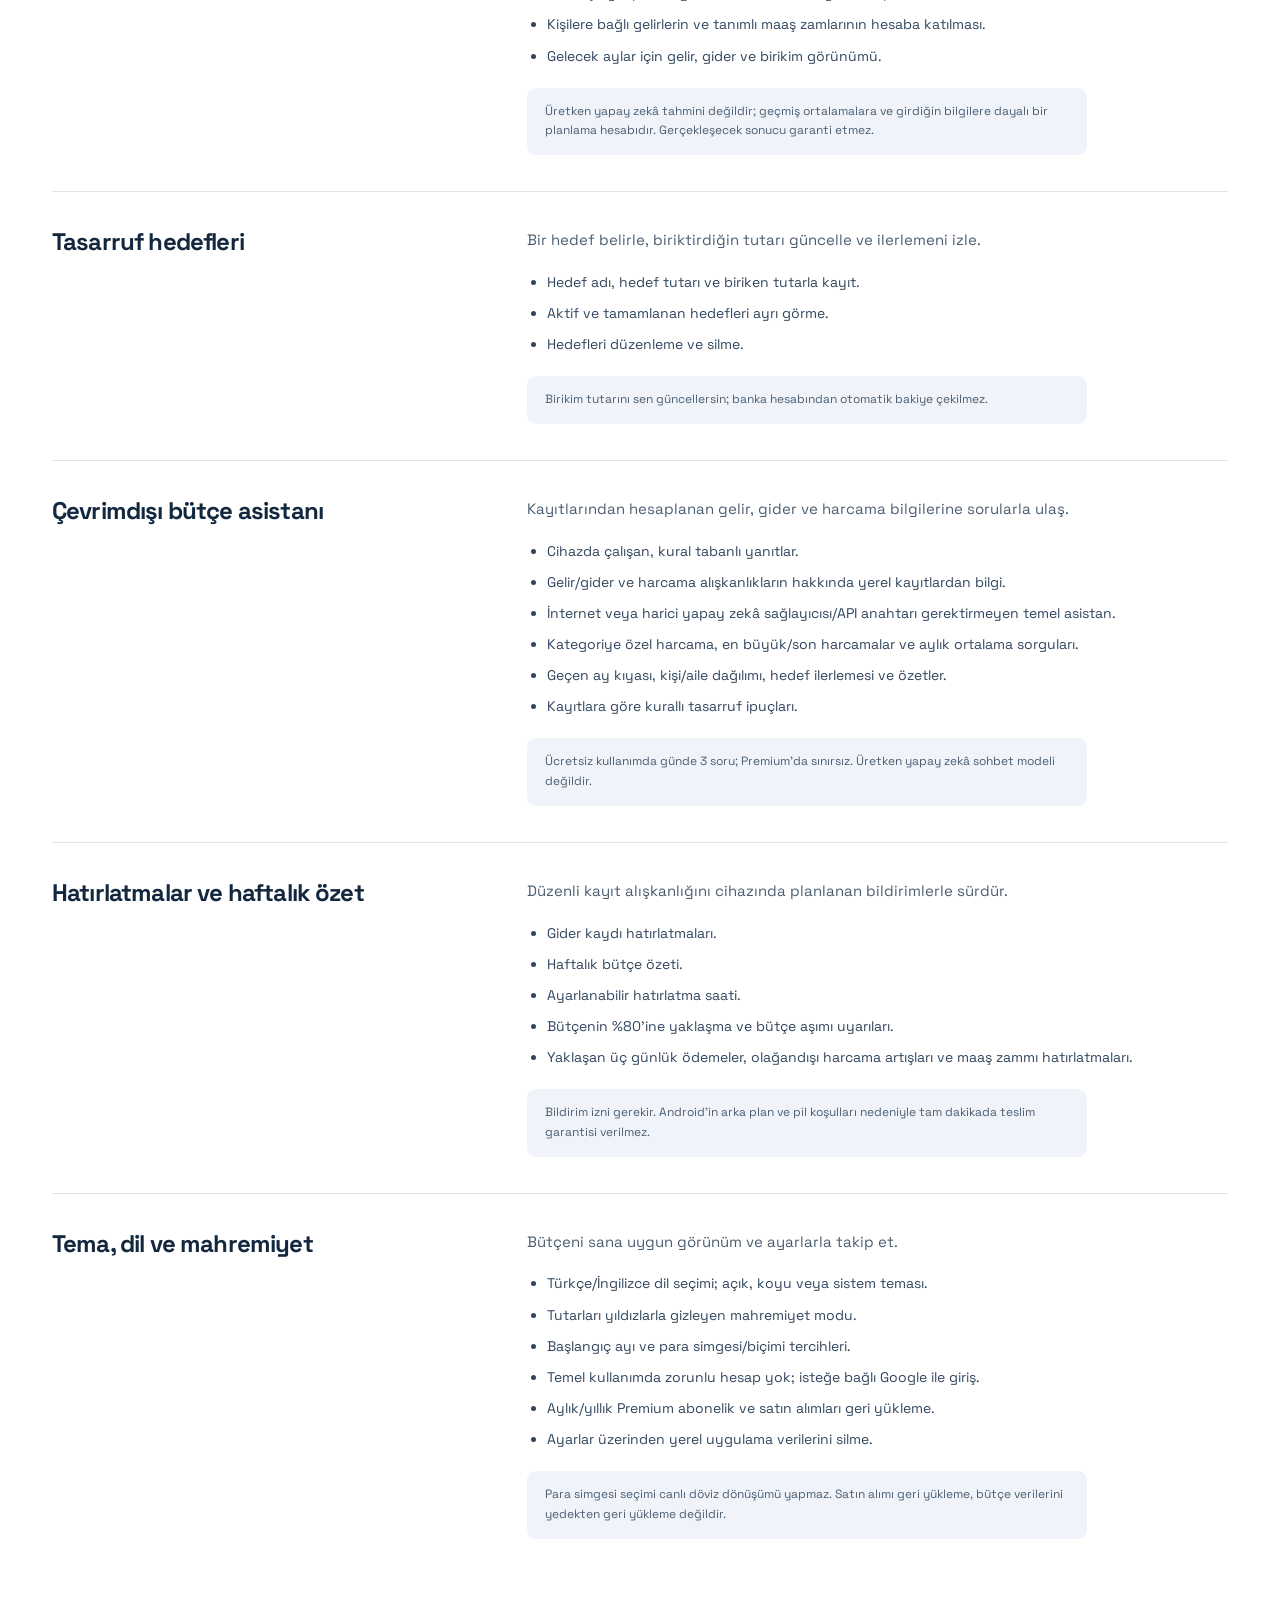
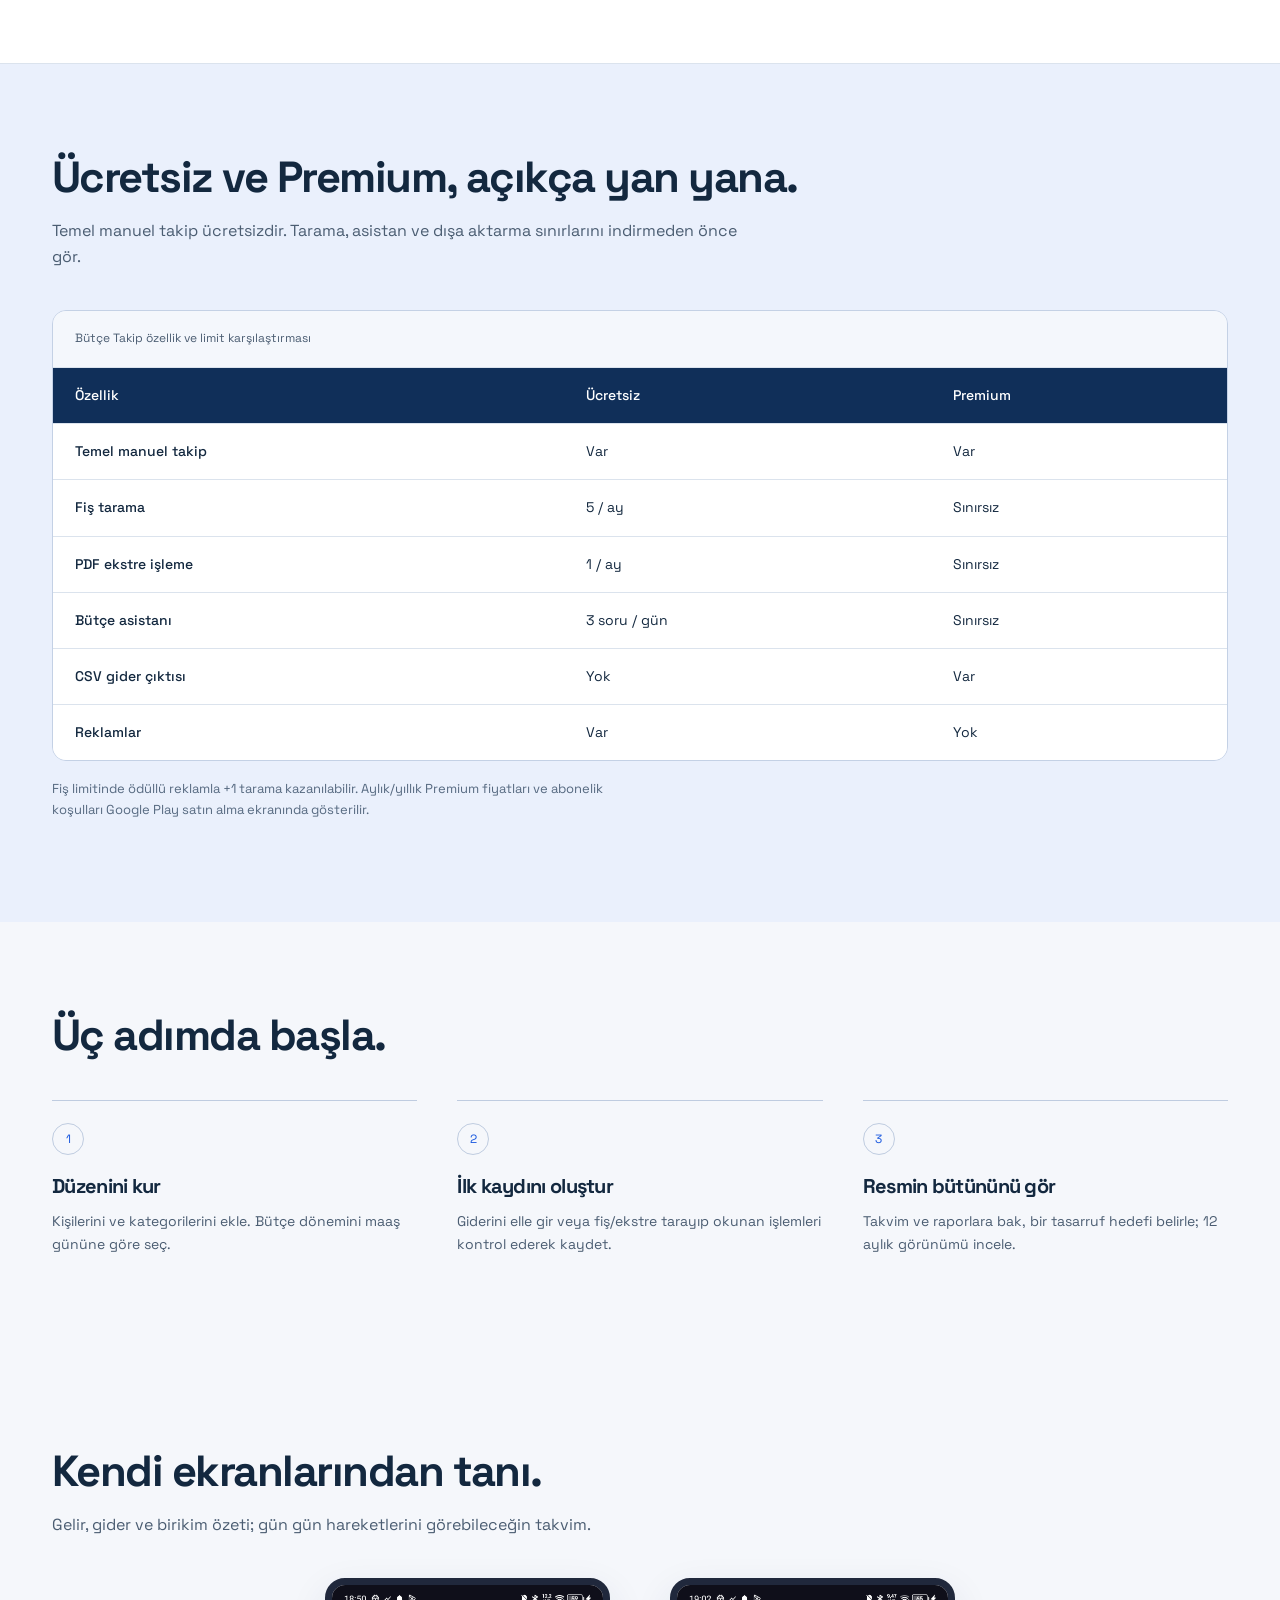
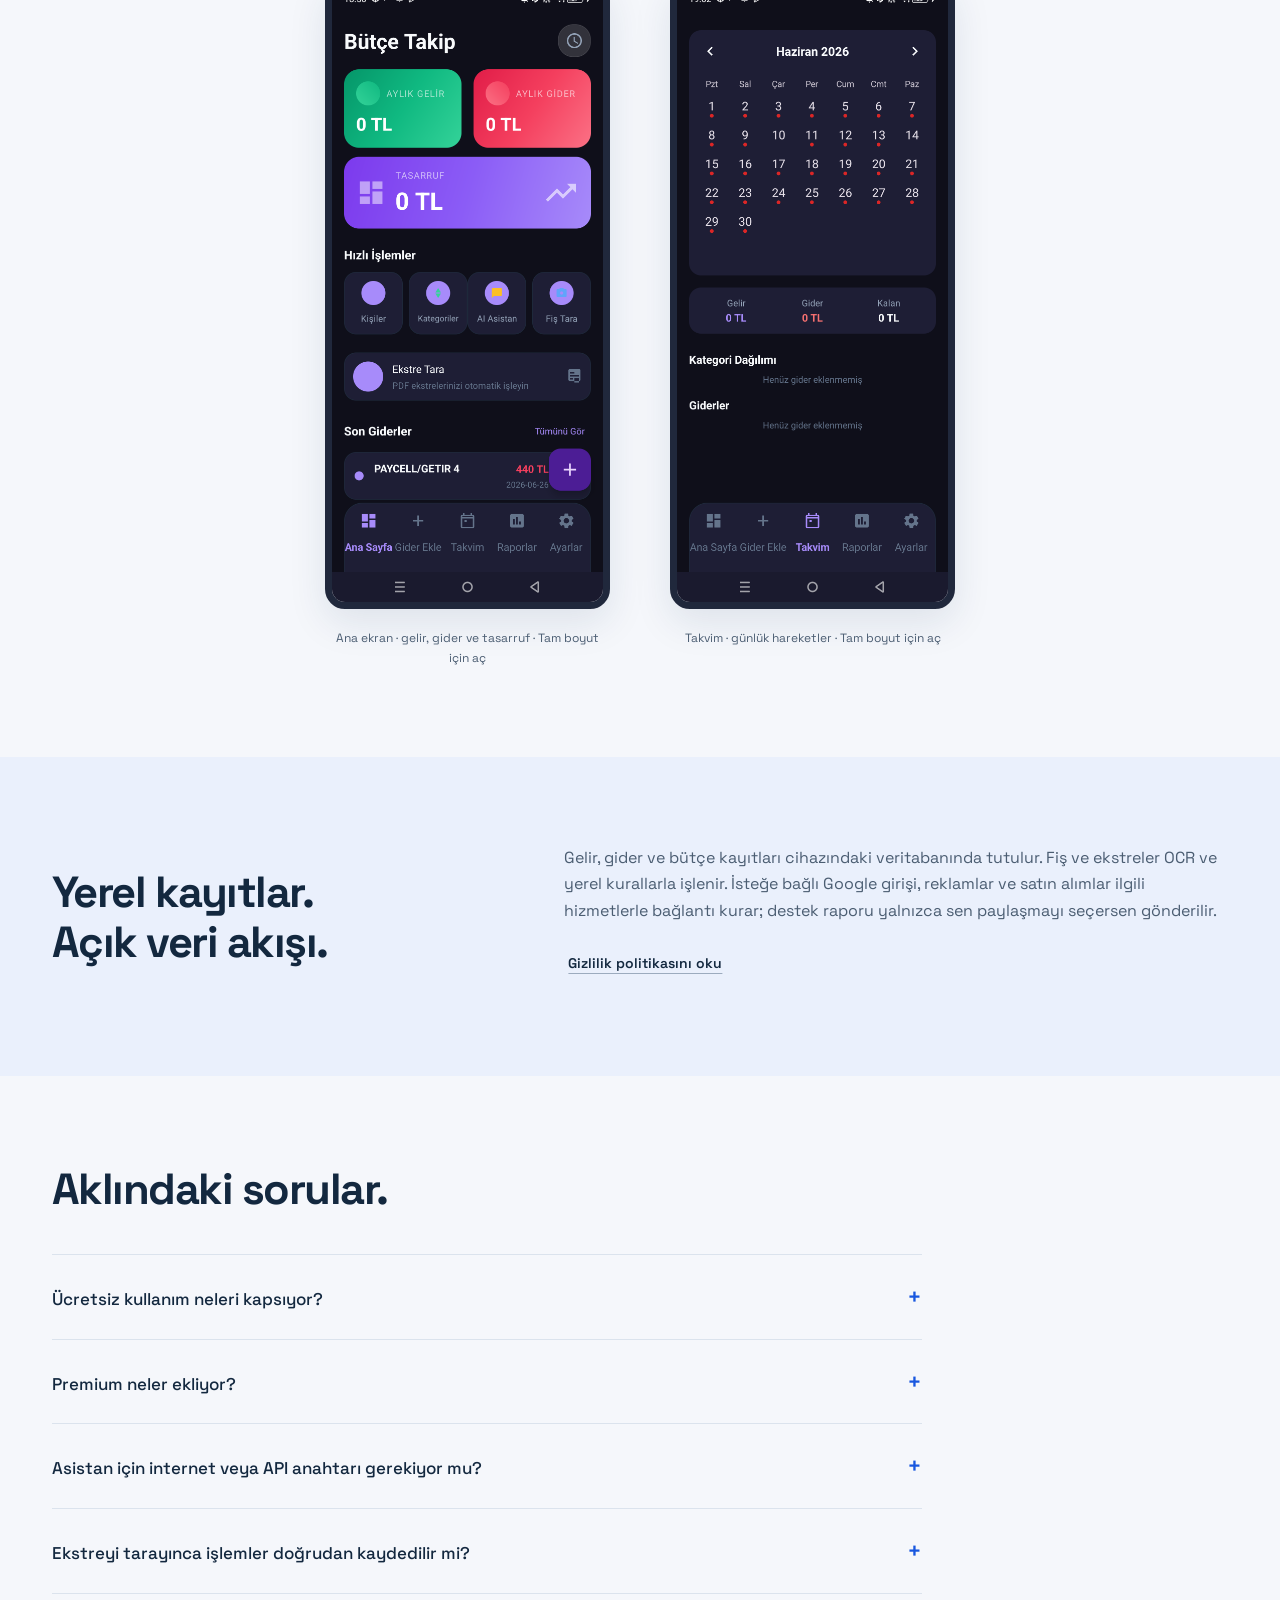
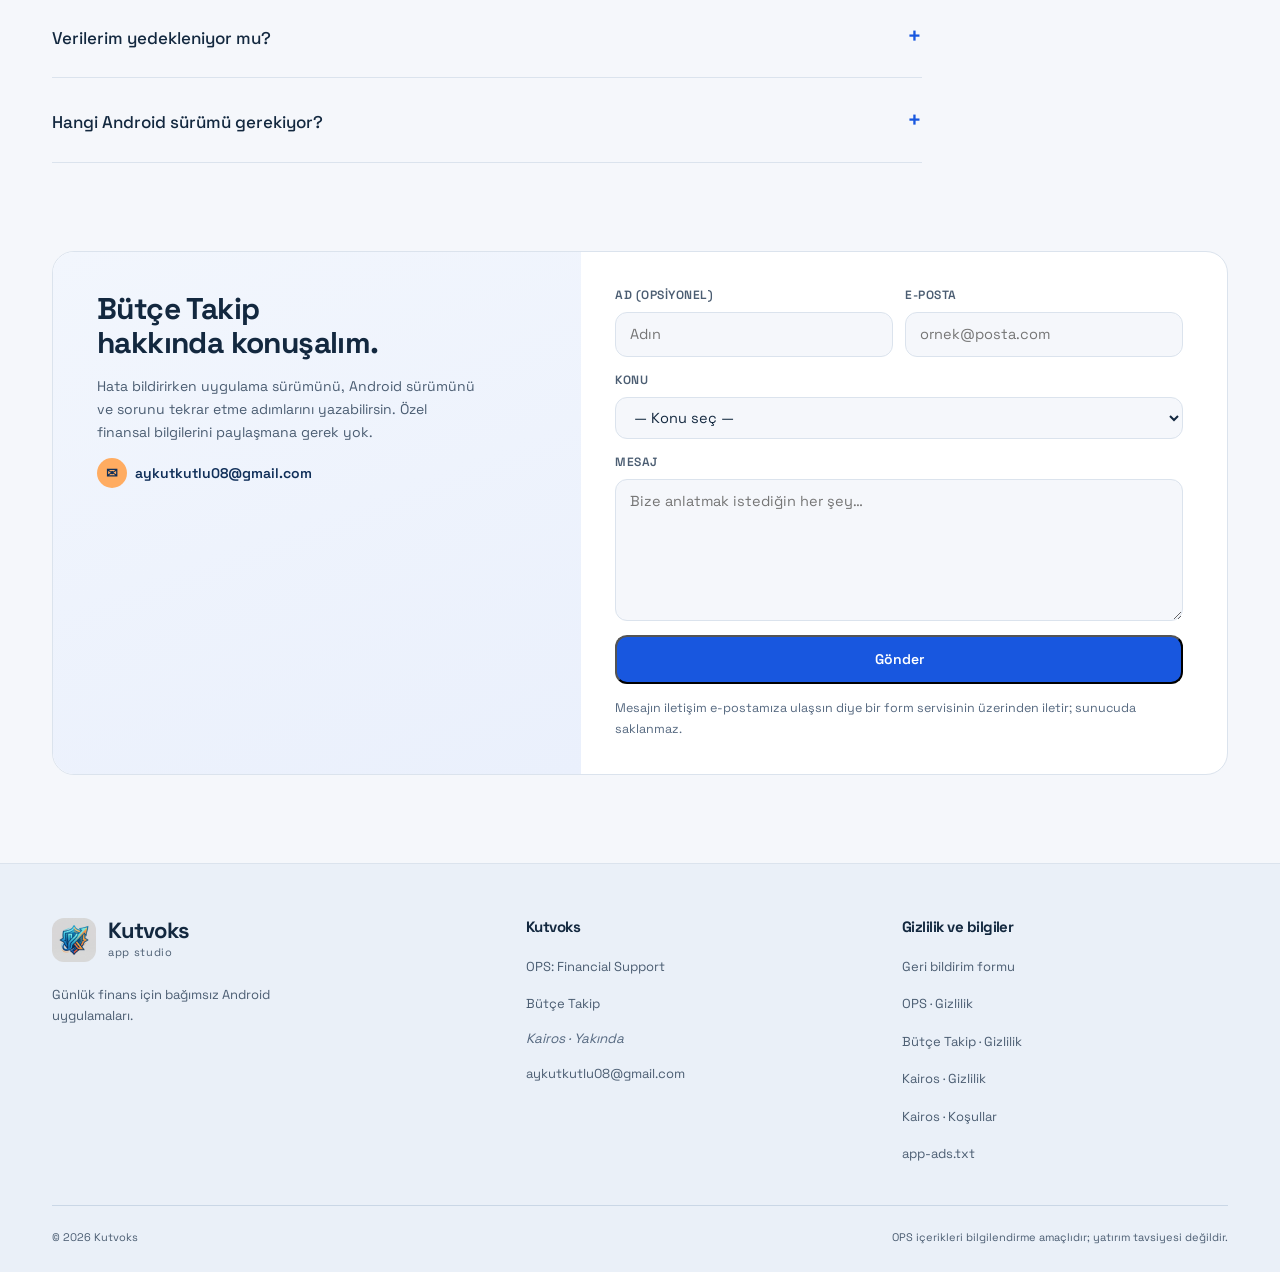
<file: butce-takip.html>
<!DOCTYPE html>
<html lang="tr">
<head>
<meta charset="UTF-8">
<meta name="viewport" content="width=device-width, initial-scale=1.0">
<title>Bütçe Takip — Özellikler ve Kullanım | Kutvoks</title>
<meta name="description" content="Bütçe Takip; gelir/gider, fiş OCR, PDF ekstre içe aktarma, taksitler, takvim, raporlar, tasarruf hedefleri ve çevrimdışı bütçe asistanı sunar.">
<link rel="canonical" href="https://aykutkutlu.github.io/AykutKutlu/butce-takip.html">
<meta property="og:title" content="Bütçe Takip — Özellikler ve Kullanım | Kutvoks">
<meta property="og:description" content="Bütçe Takip; gelir/gider, fiş OCR, PDF ekstre içe aktarma, taksitler, takvim, raporlar, tasarruf hedefleri ve çevrimdışı bütçe asistanı sunar.">
<meta property="og:type" content="website">
<meta property="og:url" content="https://aykutkutlu.github.io/AykutKutlu/butce-takip.html">
<meta property="og:image" content="https://aykutkutlu.github.io/AykutKutlu/images/apps/butce-icon.png">
<meta name="twitter:card" content="summary_large_image">
<meta name="theme-color" content="#153c70">
<link rel="icon" type="image/png" href="images/kutvoks/kutvoks-icon.png">
<link rel="preconnect" href="https://fonts.googleapis.com">
<link rel="preconnect" href="https://fonts.gstatic.com" crossorigin>
<link href="https://fonts.googleapis.com/css2?family=Space+Grotesk:wght@400;500;600;700&display=swap" rel="stylesheet">
<link rel="stylesheet" href="styles.css">
</head>
<body class="product-page product-butce">
<a class="skip-link" href="#icerik">İçeriğe geç</a>
<header class="site-header" id="siteHeader">
<div class="wrap header-inner">
<a class="brand" href="index.html" aria-label="Kutvoks">
<img src="images/kutvoks/kutvoks-icon.png" alt="" width="44" height="44">
<span>
<b>Kutvoks</b>
<span>app studio</span>
</span>
</a>
<nav class="nav-links" aria-label="Ana menü">
<a href="index.html#uygulamalar">Uygulamalar</a>
<a href="index.html#hakkinda">Kutvoks hakkında</a>
<a href="index.html#iletisim">Destek</a>
</nav>
</div>
</header>
<nav class="subnav" aria-label="Sayfa bölümleri">
<div class="wrap">
<a href="#genel">Genel bakış</a>
<a href="#ozellikler">Tüm özellikler</a>
<a href="#kullanim">Kullanım koşulları</a>
<a href="#baslangic">Başlangıç</a>
<a href="#ekranlar">Ekranlar</a>
<a href="#sss">SSS</a>
</div>
</nav>
<main id="icerik">
<section class="product-hero" id="genel">
<div class="wrap product-hero-grid">
<div>
<a class="back-link" href="index.html#uygulamalar">← Kutvoks uygulamaları</a>
<div class="product-name">
<img src="images/apps/butce-icon.png" alt="" width="52" height="52">
<span>Bütçe Takip</span>
</div>
<h1>Harcamaların netleşsin. Planların yerini bulsun.</h1>
<p class="hero-lead">Gelirini ve giderini kaydet, fişlerini ve kart ekstrelerini işle, takvimini ve tasarruf hedeflerini aynı yerde takip et.</p>
<div class="app-meta">
<span>Android 9+</span>
<span>Türkçe / English</span>
<span>Ücretsiz + Premium</span>
</div>
<div class="hero-actions">
<a class="btn btn-primary" href="https://play.google.com/store/apps/details?id=com.butceapp" target="_blank" rel="noopener noreferrer">Google Play'de aç</a>
<a class="btn btn-text" href="#ekranlar">Ekranları gör</a>
</div>
<p class="small-note">Cihazına uygun sürümü ve güncellemeleri Google Play’de bulabilirsin.</p>
</div>
<figure class="product-hero-art budget-art">
<img src="images/butce/screen-home.png" alt="Bütçe Takip ana ekranı: gelir, gider ve tasarruf özeti" width="1080" height="2460" fetchpriority="high">
<figcaption>Uygulamadan gerçek ekran görüntüsü</figcaption>
</figure>
</div>
</section>
<section class="section catalog-section" id="ozellikler">
<div class="wrap">
<div class="section-heading">
<h2>İlk kayıttan gelecek planlarına, tüm özellikler.</h2>
<p>İhtiyacın olan başlığa geç veya bütün özellikleri aşağıda incele.</p>
</div>
<nav class="feature-index" aria-label="Özellik başlıkları">
<a href="#gunluk-takip">Gelir, gider ve bütçe özeti</a>
<a href="#duzenli-odemeler">Tekrarlayan gider ve taksit planı</a>
<a href="#kisiler-kategoriler">Kişiler ve kişisel kategoriler</a>
<a href="#takvim">Takvim ve bütçe dönemi</a>
<a href="#fis">Kamera ve galeriden fiş tarama</a>
<a href="#ekstre">Kart ekstresini içe aktar</a>
<a href="#raporlar">Grafikler ve harcama raporları</a>
<a href="#projeksiyon">12 aylık bütçe projeksiyonu</a>
<a href="#tasarruf">Tasarruf hedefleri</a>
<a href="#butce-asistani">Çevrimdışı bütçe asistanı</a>
<a href="#hatirlatmalar">Hatırlatmalar ve haftalık özet</a>
<a href="#kisisellestirme">Tema, dil ve mahremiyet</a>
</nav>
<div class="feature-catalog">
<article class="catalog-entry" id="gunluk-takip">
<h3>Gelir, gider ve bütçe özeti</h3>
<div>
<p>Ayın gelirini, giderini ve kalan bütçeni tek ekrandan takip et.</p>
<ul>
<li>Tutar, tarih, kişi, kategori ve açıklamayla gider kaydı.</li>
<li>Kayıtları düzenleme, silme ve toplu seçim/silme.</li>
<li>Aylık gelir, gider ve birikim özeti.</li>
<li>Aile üyeleri ve gelir kalemlerini ayrı ayrı yönetme.</li>
</ul>
</div>
</article>
<article class="catalog-entry" id="duzenli-odemeler">
<h3>Tekrarlayan gider ve taksit planı</h3>
<div>
<p>Düzenli ödemelerini veya taksitli bir harcamanı gelecek aylara dağıt.</p>
<ul>
<li>1–60 ay aralığında aylık tekrar sayısı seçimi.</li>
<li>Taksitli harcamayı aylara bölerek ayrı gider kayıtları oluşturma.</li>
<li>Kişiye bağlı gelirler, gelir tekrarı, birikim ve maaş zammı tarihi bilgileri.</li>
</ul>
<p class="feature-note">Banka bağlantısı veya kredi/borç hesabı yönetimi değildir; planlanan kayıtlar üzerinden çalışır.</p>
</div>
</article>
<article class="catalog-entry" id="kisiler-kategoriler">
<h3>Kişiler ve kişisel kategoriler</h3>
<div>
<p>Harcamalarını sana ve evine uygun bir düzende sınıflandır.</p>
<ul>
<li>Kişi ekleme, düzenleme ve kişiye bağlı gelirler.</li>
<li>Gelir ve gider kategorileri oluşturma ve düzenleme.</li>
<li>Kişi ve kategori bazında dağılımları raporlarda inceleme.</li>
</ul>
</div>
</article>
<article class="catalog-entry" id="takvim">
<h3>Takvim ve bütçe dönemi</h3>
<div>
<p>Bütçe ayını maaş gününe uyarla; günlük hareketlerini takvimde gör.</p>
<ul>
<li>Günlük ve aylık gelir/gider görünümü.</li>
<li>Bütçe dönemi için ayın 1–28. günleri arasında başlangıç seçimi.</li>
<li>Seçtiğin dönemle uyumlu rapor hesapları.</li>
</ul>
</div>
</article>
<article class="catalog-entry" id="fis">
<h3>Kamera ve galeriden fiş tarama</h3>
<div>
<p>Fiş fotoğrafını seç, okunan bilgileri kontrol et ve gider kaydına dönüştür.</p>
<ul>
<li>Kamera veya galeriden fotoğraf seçimi.</li>
<li>Google ML Kit ile OCR ve yerel fiş ayrıştırma.</li>
<li>Tespit edilen bilgileri kayıt öncesinde kontrol etme.</li>
<li>Harici üretken yapay zekâ anahtarı gerektirmeyen işleme.</li>
</ul>
<p class="feature-note">Ücretsiz kullanımda ayda 5 fiş; limitte ödüllü reklamla +1 tarama. Premium'da sınırsız. Sonuç, fotoğrafın netliğine ve fiş düzenine bağlıdır.</p>
</div>
</article>
<article class="catalog-entry" id="ekstre">
<h3>Kart ekstresini içe aktar</h3>
<div>
<p>PDF veya fotoğraftaki işlemleri seçerek bütçene ekle; satırları kaydetmeden önce kontrol et.</p>
<ul>
<li>PDF dosyası, kamera veya galeriden ekstre işleme.</li>
<li>PDF metin çıkarımı; gerektiğinde sayfa görüntüsünden OCR.</li>
<li>İşlem seçme, kategorileri kontrol etme ve tüm işlemlere kişi atama.</li>
<li>Taksit bilgilerinin ayrıştırılması ve Türk bankalarının ekstre düzenlerine yönelik kurallar.</li>
<li>Ayrıştırma sorunu için isteğe bağlı, maskelenmiş ve düzenlenebilir destek raporu paylaşımı.</li>
</ul>
<p class="feature-note">Ücretsiz kullanımda ayda 1 PDF ekstre; Premium'da sınırsız. Her bankanın her dosya biçiminde başarı garantisi yoktur. PDF işleme, PDF rapor dışa aktarma anlamına gelmez.</p>
</div>
</article>
<article class="catalog-entry" id="raporlar">
<h3>Grafikler ve harcama raporları</h3>
<div>
<p>Paranın nereye gittiğini kişi, kategori ve zaman içinde incele.</p>
<ul>
<li>Gelir/gider dağılımları ve aylık eğilim grafikleri.</li>
<li>Kişi ve kategori bazında kırılımlar.</li>
<li>Birikim görünümü ve uygulama içi raporlar.</li>
<li>Premium ile giderleri tarih, kategori, kişi, kalem, tutar ve açıklama sütunlarıyla CSV olarak dışa aktarma.</li>
</ul>
<p class="feature-note">PDF ekstreleri içe aktarabilir, giderlerini CSV olarak dışa aktarabilirsin.</p>
</div>
</article>
<article class="catalog-entry" id="projeksiyon">
<h3>12 aylık bütçe projeksiyonu</h3>
<div>
<p>Mevcut kayıtlarınla önündeki 12 aya ilişkin varsayımsal bir görünüm oluştur.</p>
<ul>
<li>Son üç ayın pozitif gider ortalamasına dayalı hesap.</li>
<li>Kişilere bağlı gelirlerin ve tanımlı maaş zamlarının hesaba katılması.</li>
<li>Gelecek aylar için gelir, gider ve birikim görünümü.</li>
</ul>
<p class="feature-note">Üretken yapay zekâ tahmini değildir; geçmiş ortalamalara ve girdiğin bilgilere dayalı bir planlama hesabıdır. Gerçekleşecek sonucu garanti etmez.</p>
</div>
</article>
<article class="catalog-entry" id="tasarruf">
<h3>Tasarruf hedefleri</h3>
<div>
<p>Bir hedef belirle, biriktirdiğin tutarı güncelle ve ilerlemeni izle.</p>
<ul>
<li>Hedef adı, hedef tutarı ve biriken tutarla kayıt.</li>
<li>Aktif ve tamamlanan hedefleri ayrı görme.</li>
<li>Hedefleri düzenleme ve silme.</li>
</ul>
<p class="feature-note">Birikim tutarını sen güncellersin; banka hesabından otomatik bakiye çekilmez.</p>
</div>
</article>
<article class="catalog-entry" id="butce-asistani">
<h3>Çevrimdışı bütçe asistanı</h3>
<div>
<p>Kayıtlarından hesaplanan gelir, gider ve harcama bilgilerine sorularla ulaş.</p>
<ul>
<li>Cihazda çalışan, kural tabanlı yanıtlar.</li>
<li>Gelir/gider ve harcama alışkanlıkların hakkında yerel kayıtlardan bilgi.</li>
<li>İnternet veya harici yapay zekâ sağlayıcısı/API anahtarı gerektirmeyen temel asistan.</li>
<li>Kategoriye özel harcama, en büyük/son harcamalar ve aylık ortalama sorguları.</li>
<li>Geçen ay kıyası, kişi/aile dağılımı, hedef ilerlemesi ve özetler.</li>
<li>Kayıtlara göre kurallı tasarruf ipuçları.</li>
</ul>
<p class="feature-note">Ücretsiz kullanımda günde 3 soru; Premium'da sınırsız. Üretken yapay zekâ sohbet modeli değildir.</p>
</div>
</article>
<article class="catalog-entry" id="hatirlatmalar">
<h3>Hatırlatmalar ve haftalık özet</h3>
<div>
<p>Düzenli kayıt alışkanlığını cihazında planlanan bildirimlerle sürdür.</p>
<ul>
<li>Gider kaydı hatırlatmaları.</li>
<li>Haftalık bütçe özeti.</li>
<li>Ayarlanabilir hatırlatma saati.</li>
<li>Bütçenin %80’ine yaklaşma ve bütçe aşımı uyarıları.</li>
<li>Yaklaşan üç günlük ödemeler, olağandışı harcama artışları ve maaş zammı hatırlatmaları.</li>
</ul>
<p class="feature-note">Bildirim izni gerekir. Android'in arka plan ve pil koşulları nedeniyle tam dakikada teslim garantisi verilmez.</p>
</div>
</article>
<article class="catalog-entry" id="kisisellestirme">
<h3>Tema, dil ve mahremiyet</h3>
<div>
<p>Bütçeni sana uygun görünüm ve ayarlarla takip et.</p>
<ul>
<li>Türkçe/İngilizce dil seçimi; açık, koyu veya sistem teması.</li>
<li>Tutarları yıldızlarla gizleyen mahremiyet modu.</li>
<li>Başlangıç ayı ve para simgesi/biçimi tercihleri.</li>
<li>Temel kullanımda zorunlu hesap yok; isteğe bağlı Google ile giriş.</li>
<li>Aylık/yıllık Premium abonelik ve satın alımları geri yükleme.</li>
<li>Ayarlar üzerinden yerel uygulama verilerini silme.</li>
</ul>
<p class="feature-note">Para simgesi seçimi canlı döviz dönüşümü yapmaz. Satın alımı geri yükleme, bütçe verilerini yedekten geri yükleme değildir.</p>
</div>
</article>
</div>
</div>
</section>
<section class="section usage-section" id="kullanim">
<div class="wrap">
<div class="section-heading">
<h2>Ücretsiz ve Premium, açıkça yan yana.</h2>
<p>Temel manuel takip ücretsizdir. Tarama, asistan ve dışa aktarma sınırlarını indirmeden önce gör.</p>
</div>
<div class="table-scroll" role="region" aria-label="Kullanım koşulları tablosu" tabindex="0">
<table class="comparison-table">
<caption>Bütçe Takip özellik ve limit karşılaştırması</caption>
<thead>
<tr>
<th scope="col">Özellik</th>
<th scope="col">Ücretsiz</th>
<th scope="col">Premium</th>
</tr>
</thead>
<tbody>
<tr>
<th scope="row">Temel manuel takip</th>
<td>Var</td>
<td>Var</td>
</tr>
<tr>
<th scope="row">Fiş tarama</th>
<td>5 / ay</td>
<td>Sınırsız</td>
</tr>
<tr>
<th scope="row">PDF ekstre işleme</th>
<td>1 / ay</td>
<td>Sınırsız</td>
</tr>
<tr>
<th scope="row">Bütçe asistanı</th>
<td>3 soru / gün</td>
<td>Sınırsız</td>
</tr>
<tr>
<th scope="row">CSV gider çıktısı</th>
<td>Yok</td>
<td>Var</td>
</tr>
<tr>
<th scope="row">Reklamlar</th>
<td>Var</td>
<td>Yok</td>
</tr>
</tbody>
</table>
</div>
<p class="small-note">Fiş limitinde ödüllü reklamla +1 tarama kazanılabilir. Aylık/yıllık Premium fiyatları ve abonelik koşulları Google Play satın alma ekranında gösterilir.</p>
</div>
</section>
<section class="section" id="baslangic">
<div class="wrap">
<div class="section-heading">
<h2>Üç adımda başla.</h2>
</div>
<ol class="steps">
<li>
<h3>Düzenini kur</h3>
<p>Kişilerini ve kategorilerini ekle. Bütçe dönemini maaş gününe göre seç.</p>
</li>
<li>
<h3>İlk kaydını oluştur</h3>
<p>Giderini elle gir veya fiş/ekstre tarayıp okunan işlemleri kontrol ederek kaydet.</p>
</li>
<li>
<h3>Resmin bütününü gör</h3>
<p>Takvim ve raporlara bak, bir tasarruf hedefi belirle; 12 aylık görünümü incele.</p>
</li>
</ol>
</div>
</section>
<section class="section" id="ekranlar">
<div class="wrap">
<div class="section-heading">
<h2>Kendi ekranlarından tanı.</h2>
<p>Gelir, gider ve birikim özeti; gün gün hareketlerini görebileceğin takvim.</p>
</div>
<div class="screenshot-gallery">
<figure>
<a href="images/butce/screen-home.png" target="_blank" rel="noopener noreferrer">
<img src="images/butce/screen-home.png" alt="Bütçe Takip — Ana ekran · gelir, gider ve tasarruf" width="1080" height="2460" loading="lazy">
</a>
<figcaption>Ana ekran · gelir, gider ve tasarruf · Tam boyut için aç</figcaption>
</figure>
<figure>
<a href="images/butce/screen-calendar.png" target="_blank" rel="noopener noreferrer">
<img src="images/butce/screen-calendar.png" alt="Bütçe Takip — Takvim · günlük hareketler" width="1080" height="2460" loading="lazy">
</a>
<figcaption>Takvim · günlük hareketler · Tam boyut için aç</figcaption>
</figure>
</div>
</div>
</section>
<section class="section privacy-section">
<div class="wrap privacy-grid">
<h2>Yerel kayıtlar.<br>Açık veri akışı.</h2>
<div>
<p>Gelir, gider ve bütçe kayıtları cihazındaki veritabanında tutulur. Fiş ve ekstreler OCR ve yerel kurallarla işlenir. İsteğe bağlı Google girişi, reklamlar ve satın alımlar ilgili hizmetlerle bağlantı kurar; destek raporu yalnızca sen paylaşmayı seçersen gönderilir.</p>
<a class="btn btn-text" href="butce-gizlilik.html">Gizlilik politikasını oku</a>
</div>
</div>
</section>
<section class="section" id="sss">
<div class="wrap">
<div class="section-heading">
<h2>Aklındaki sorular.</h2>
</div>
<div class="faq">
<details>
<summary>Ücretsiz kullanım neleri kapsıyor?</summary>
<p>Temel manuel takip ücretsizdir. Fiş tarama ayda 5, PDF ekstre ayda 1, asistana soru günde 3 ile sınırlıdır. Fiş limitinde ödüllü reklamla 1 ek tarama kazanılabilir.</p>
</details>
<details>
<summary>Premium neler ekliyor?</summary>
<p>Sınırsız fiş ve PDF ekstre işleme, sınırsız asistan sorusu, CSV gider dışa aktarma ve reklamsız kullanım. Aylık/yıllık aboneliklerin güncel fiyatı ve koşulları Google Play'de gösterilir.</p>
</details>
<details>
<summary>Asistan için internet veya API anahtarı gerekiyor mu?</summary>
<p>Hayır. Bütçe asistanı, cihazındaki kayıtlardan kurallarla yanıt üretir. Harici üretken yapay zekâ modeline bağlanmaz.</p>
</details>
<details>
<summary>Ekstreyi tarayınca işlemler doğrudan kaydedilir mi?</summary>
<p>Tespit edilen işlemleri önce kontrol edebilir, seçim yapabilir ve kişi atayabilirsin. Farklı banka/ekstre düzenlerinde okuma hataları olabileceğinden kayıt öncesi kontrol önemlidir.</p>
</details>
<details>
<summary>Verilerim yedekleniyor mu?</summary>
<p>Bütçe kayıtları yerel veritabanında tutulur. Bu sürümde otomatik bulut yedekleme veya cihazlar arası bütçe senkronizasyonu sunulmaz. Uygulamayı kaldırmadan veya cihaz değiştirmeden önce veri kaybı ihtimalini değerlendir; Premium CSV gider çıktısı tam veritabanı yedeği değildir.</p>
</details>
<details>
<summary>Hangi Android sürümü gerekiyor?</summary>
<p>Android 9 ve üzeri gerekir. Cihazına uygun sürüm ve güncellemeler için Google Play sayfasını kontrol edebilirsin.</p>
</details>
</div>
</div>
</section>
<section class="section contact-section">
<div class="wrap">
<div class="contact-panel">
<div class="contact-intro">
<h2>Bütçe Takip hakkında konuşalım.</h2>
<p>Hata bildirirken uygulama sürümünü, Android sürümünü ve sorunu tekrar etme adımlarını yazabilirsin. Özel finansal bilgilerini paylaşmana gerek yok.</p>
<a class="contact-mail" href="mailto:aykutkutlu08@gmail.com">
<span aria-hidden="true">✉</span>
<span>aykutkutlu08@gmail.com</span>
</a>
</div>
<form class="contact-form" data-feedback action="https://formsubmit.co/ajax/5dbe9cf6a213ac34c2375538c0dbeff2" method="POST" novalidate>
<input type="hidden" name="_subject" value="Kutvoks web — geri bildirim">
<input type="hidden" name="_template" value="table">
<input type="hidden" name="_origin" value="web">
<input type="text" name="_honey" tabindex="-1" autocomplete="off" aria-hidden="true" class="honey">
<div class="field-row">
<div class="field">
<label for="fbName" data-i18n="form.name">Ad (opsiyonel)</label>
<input id="fbName" name="name" type="text" autocomplete="name" maxlength="80" data-i18n-ph="form.namePh" placeholder="Adın">
</div>
<div class="field">
<label for="fbEmail" data-i18n="form.email">E-posta</label>
<input id="fbEmail" name="email" type="email" autocomplete="email" required maxlength="160" placeholder="ornek@posta.com">
</div>
</div>
<div class="field">
<label for="fbTopic" data-i18n="form.topic">Konu</label>
<select id="fbTopic" name="topic" required>
<option value="" data-i18n="form.topicPick">— Konu seç —</option>
<option value="t1" data-i18n="form.topic1">Geri bildirim</option>
<option value="t2" data-i18n="form.topic2">Hata bildirimi</option>
<option value="t3" data-i18n="form.topic3">İş birliği / Fikir</option>
<option value="t4" data-i18n="form.topic4">Diğer</option>
</select>
</div>
<div class="field">
<label for="fbMsg" data-i18n="form.msg">Mesaj</label>
<textarea id="fbMsg" name="message" rows="5" required maxlength="4000" data-i18n-ph="form.msgPh" placeholder="Bize anlatmak istediğin her şey…"></textarea>
</div>
<button class="btn btn-primary" type="submit">
<span data-i18n="form.send">Gönder</span>
</button>
<p class="form-note" data-i18n="form.note">Mesajın iletişim e-postamıza ulaşsın diye bir form servisinin üzerinden iletir; sunucuda saklanmaz.</p>
<p class="form-status" data-feedback-status role="status" aria-live="polite" hidden>
</p>
</form>
</div>
</div>
</section>
</main>
<footer class="site-footer">
<div class="wrap">
<div class="footer-grid">
<div class="footer-col footer-brand">
<a class="brand" href="index.html">
<img src="images/kutvoks/kutvoks-icon.png" alt="" width="44" height="44">
<span>
<b>Kutvoks</b>
<span>app studio</span>
</span>
</a>
<p>Günlük finans için bağımsız Android uygulamaları.</p>
</div>
<div class="footer-col">
<h3>Kutvoks</h3>
<a href="ops.html">OPS: Financial Support</a>
<a href="butce-takip.html">Bütçe Takip</a>
<span class="soon-label">Kairos · Yakında</span>
<a href="mailto:aykutkutlu08@gmail.com">aykutkutlu08@gmail.com</a>
</div>
<div class="footer-col">
<h3>Gizlilik ve bilgiler</h3>
<a href="index.html#iletisim">Geri bildirim formu</a>
<a href="gizlilik.html">OPS · Gizlilik</a>
<a href="butce-gizlilik.html">Bütçe Takip · Gizlilik</a>
<a href="kairos-gizlilik.html">Kairos · Gizlilik</a>
<a href="kairos-kosullar.html">Kairos · Koşullar</a>
<a href="app-ads.txt">app-ads.txt</a>
</div>
</div>
<div class="footer-bottom">
<span>© 2026 Kutvoks</span>
<span>OPS içerikleri bilgilendirme amaçlıdır; yatırım tavsiyesi değildir.</span>
</div>
</div>
</footer>
<script src="lang.js" defer>
</script>
</body>
</html>
</file>
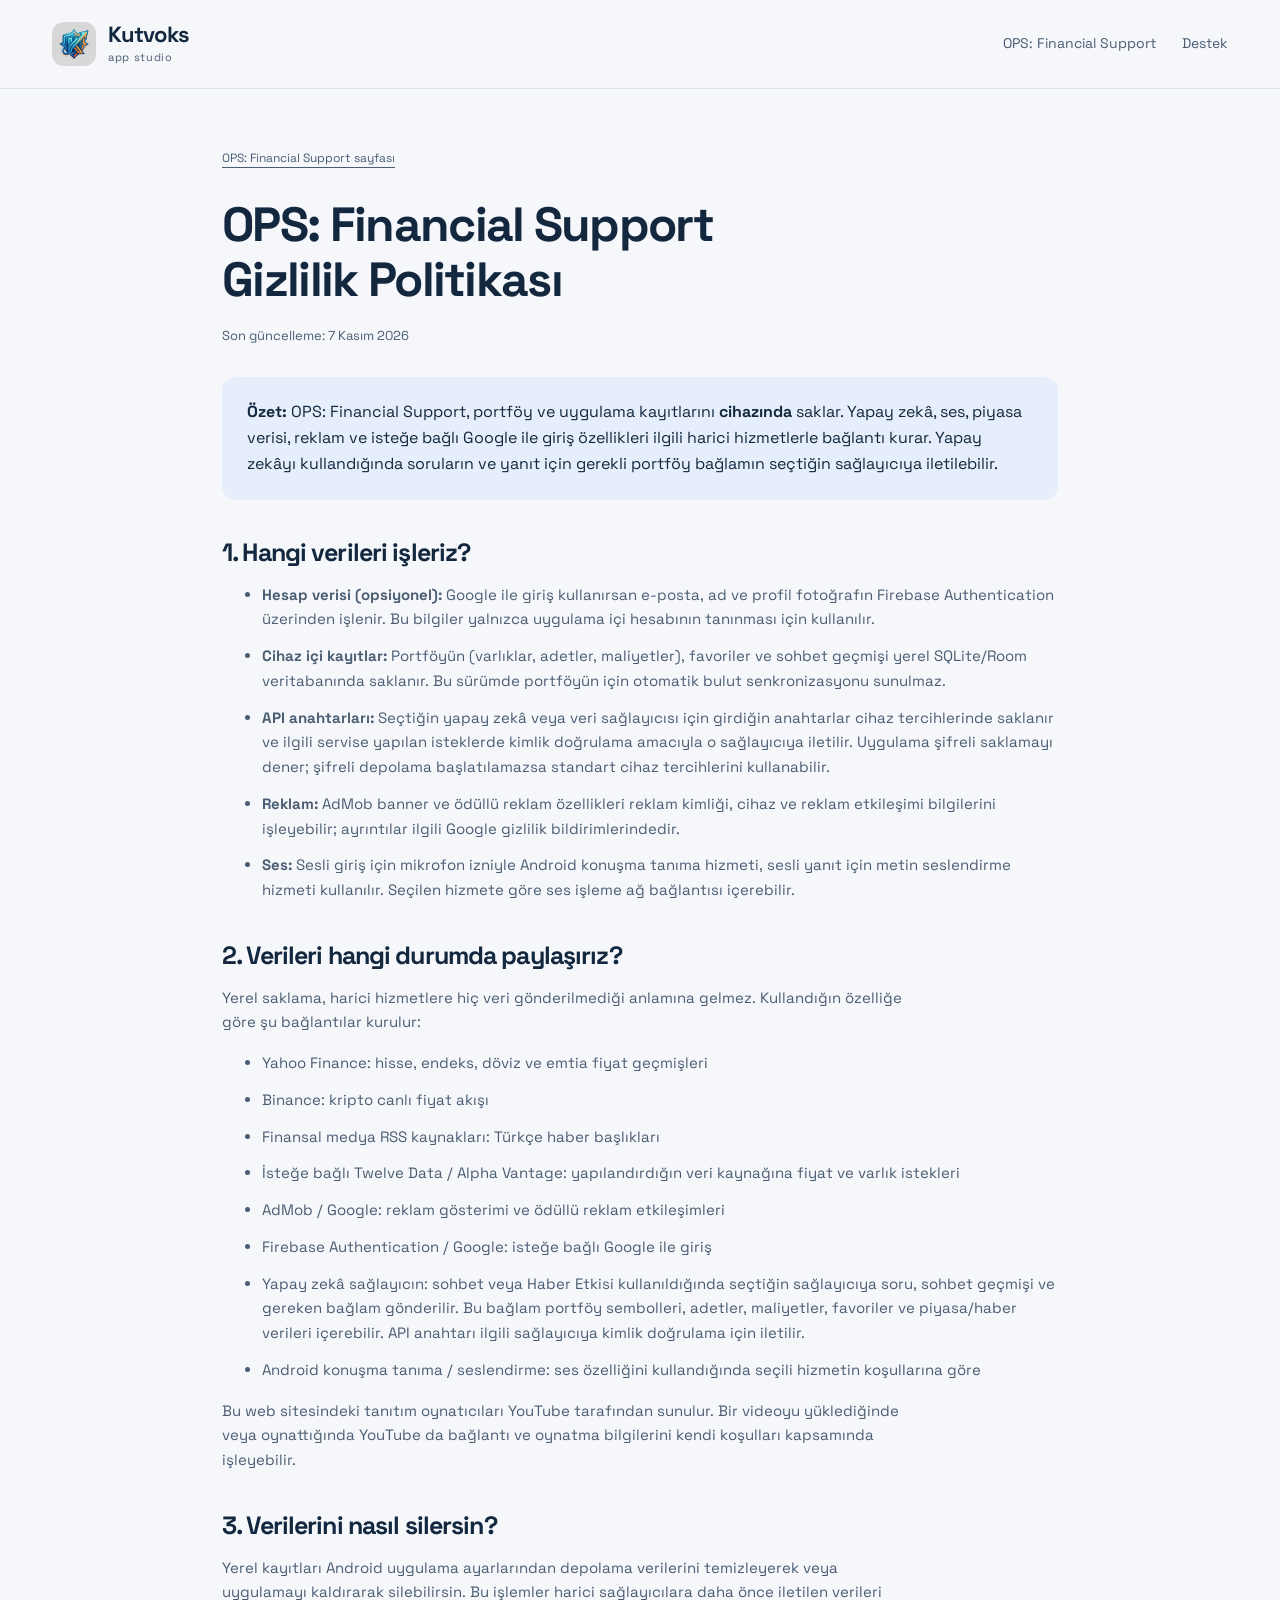
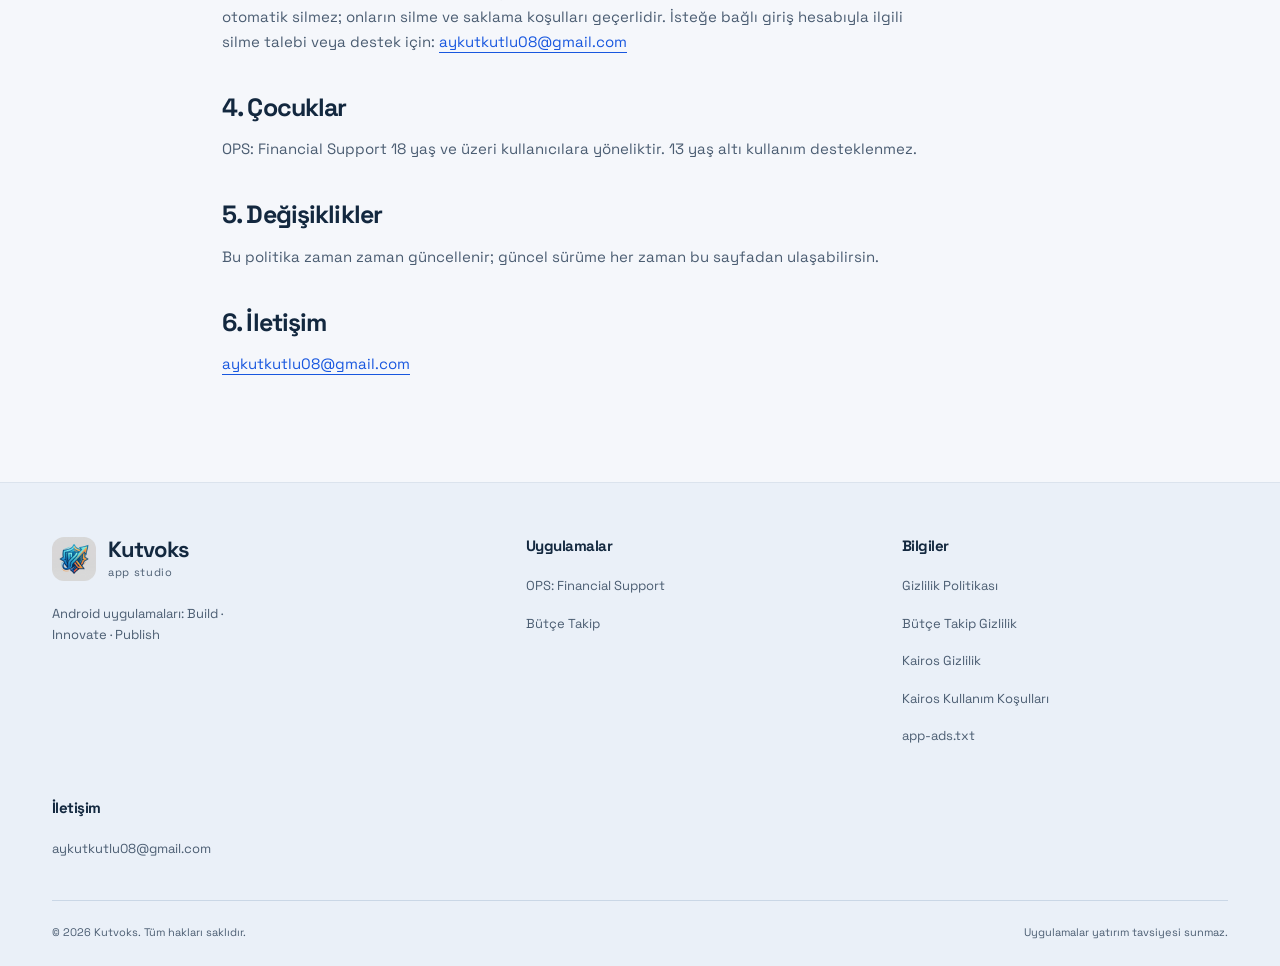
<file: gizlilik.html>
﻿<!DOCTYPE html>
<html lang="tr">
<head>
    <meta charset="UTF-8">
    <meta name="viewport" content="width=device-width, initial-scale=1.0">
    <title>OPS: Financial Support Gizlilik Politikası | Kutvoks</title>
    <meta name="description" content="OPS: Financial Support gizlilik politikası: veriler nasıl saklanır, hangi üçüncü taraf servisler kullanılır, verilerin nasıl silinir.">
    <link rel="icon" type="image/png" href="images/kutvoks/kutvoks-icon.png">
    <link rel="stylesheet" href="styles.css">
    <link href="https://fonts.googleapis.com/css2?family=Space+Grotesk:wght@400;500;600;700&display=swap" rel="stylesheet">
</head>
<body>

<header class="site-header">
    <div class="wrap">
        <a class="brand" href="index.html">
            <img src="images/kutvoks/kutvoks-icon.png" alt="Kutvoks logosu">
            <span><b>Kutvoks</b><span>app studio</span></span>
        </a>
        <nav class="nav-links">
            <a href="ops.html">OPS: Financial Support</a>
            <a href="index.html#iletisim">Destek</a>
        </nav>
    </div>
</header>

<main>
    <article class="prose wrap">
        <a class="back-link" href="ops.html">OPS: Financial Support sayfası</a>
        <h1>OPS: Financial Support Gizlilik Politikası</h1>
        <p class="meta">Son güncelleme: 7 Kasım 2026</p>

        <div class="toc">
            <b>Özet:</b> OPS: Financial Support, portföy ve uygulama kayıtlarını <strong>cihazında</strong> saklar. Yapay zekâ, ses, piyasa verisi, reklam ve isteğe bağlı Google ile giriş özellikleri ilgili harici hizmetlerle bağlantı kurar. Yapay zekâyı kullandığında soruların ve yanıt için gerekli portföy bağlamın seçtiğin sağlayıcıya iletilebilir.
        </div>

        <h2>1. Hangi verileri işleriz?</h2>
        <ul>
            <li><strong>Hesap verisi (opsiyonel):</strong> Google ile giriş kullanırsan e-posta, ad ve profil fotoğrafın Firebase Authentication üzerinden işlenir. Bu bilgiler yalnızca uygulama içi hesabının tanınması için kullanılır.</li>
            <li><strong>Cihaz içi kayıtlar:</strong> Portföyün (varlıklar, adetler, maliyetler), favoriler ve sohbet geçmişi yerel SQLite/Room veritabanında saklanır. Bu sürümde portföyün için otomatik bulut senkronizasyonu sunulmaz.</li>
            <li><strong>API anahtarları:</strong> Seçtiğin yapay zekâ veya veri sağlayıcısı için girdiğin anahtarlar cihaz tercihlerinde saklanır ve ilgili servise yapılan isteklerde kimlik doğrulama amacıyla o sağlayıcıya iletilir. Uygulama şifreli saklamayı dener; şifreli depolama başlatılamazsa standart cihaz tercihlerini kullanabilir.</li>
            <li><strong>Reklam:</strong> AdMob banner ve ödüllü reklam özellikleri reklam kimliği, cihaz ve reklam etkileşimi bilgilerini işleyebilir; ayrıntılar ilgili Google gizlilik bildirimlerindedir.</li>
            <li><strong>Ses:</strong> Sesli giriş için mikrofon izniyle Android konuşma tanıma hizmeti, sesli yanıt için metin seslendirme hizmeti kullanılır. Seçilen hizmete göre ses işleme ağ bağlantısı içerebilir.</li>
        </ul>

        <h2>2. Verileri hangi durumda paylaşırız?</h2>
        <p>Yerel saklama, harici hizmetlere hiç veri gönderilmediği anlamına gelmez. Kullandığın özelliğe göre şu bağlantılar kurulur:</p>
        <ul>
            <li>Yahoo Finance: hisse, endeks, döviz ve emtia fiyat geçmişleri</li>
            <li>Binance: kripto canlı fiyat akışı</li>
            <li>Finansal medya RSS kaynakları: Türkçe haber başlıkları</li>
            <li>İsteğe bağlı Twelve Data / Alpha Vantage: yapılandırdığın veri kaynağına fiyat ve varlık istekleri</li>
            <li>AdMob / Google: reklam gösterimi ve ödüllü reklam etkileşimleri</li>
            <li>Firebase Authentication / Google: isteğe bağlı Google ile giriş</li>
            <li>Yapay zekâ sağlayıcın: sohbet veya Haber Etkisi kullanıldığında seçtiğin sağlayıcıya soru, sohbet geçmişi ve gereken bağlam gönderilir. Bu bağlam portföy sembolleri, adetler, maliyetler, favoriler ve piyasa/haber verileri içerebilir. API anahtarı ilgili sağlayıcıya kimlik doğrulama için iletilir.</li>
            <li>Android konuşma tanıma / seslendirme: ses özelliğini kullandığında seçili hizmetin koşullarına göre</li>
        </ul>
        <p>Bu web sitesindeki tanıtım oynatıcıları YouTube tarafından sunulur. Bir videoyu yüklediğinde veya oynattığında YouTube da bağlantı ve oynatma bilgilerini kendi koşulları kapsamında işleyebilir.</p>

        <h2>3. Verilerini nasıl silersin?</h2>
        <p>Yerel kayıtları Android uygulama ayarlarından depolama verilerini temizleyerek veya uygulamayı kaldırarak silebilirsin. Bu işlemler harici sağlayıcılara daha önce iletilen verileri otomatik silmez; onların silme ve saklama koşulları geçerlidir. İsteğe bağlı giriş hesabıyla ilgili silme talebi veya destek için: <a href="mailto:aykutkutlu08@gmail.com">aykutkutlu08@gmail.com</a></p>

        <h2>4. Çocuklar</h2>
        <p>OPS: Financial Support 18 yaş ve üzeri kullanıcılara yöneliktir. 13 yaş altı kullanım desteklenmez.</p>

        <h2>5. Değişiklikler</h2>
        <p>Bu politika zaman zaman güncellenir; güncel sürüme her zaman bu sayfadan ulaşabilirsin.</p>

        <h2>6. İletişim</h2>
        <p><a href="mailto:aykutkutlu08@gmail.com">aykutkutlu08@gmail.com</a></p>
    </article>
</main>

<footer class="site-footer">
    <div class="wrap">
        <div class="footer-grid">
            <div class="footer-col footer-brand">
                <a class="brand" href="index.html">
                    <img src="images/kutvoks/kutvoks-icon.png" alt="Kutvoks logosu">
                    <span><b>Kutvoks</b><span>app studio</span></span>
                </a>
                <p>Android uygulamaları: Build · Innovate · Publish</p>
            </div>
            <div class="footer-col">
                <h4>Uygulamalar</h4>
                <a href="https://play.google.com/store/apps/details?id=com.finanspro" target="_blank">OPS: Financial Support</a>
                <a href="https://play.google.com/store/apps/details?id=com.butceapp" target="_blank">Bütçe Takip</a>
            </div>
            <div class="footer-col">
                <h4>Bilgiler</h4>
                <a href="gizlilik.html">Gizlilik Politikası</a>
                <a href="butce-gizlilik.html">Bütçe Takip Gizlilik</a>
                <a href="kairos-gizlilik.html">Kairos Gizlilik</a>
                <a href="kairos-kosullar.html">Kairos Kullanım Koşulları</a>
                <a href="app-ads.txt">app-ads.txt</a>
            </div>
            <div class="footer-col">
                <h4>İletişim</h4>
                <a href="mailto:aykutkutlu08@gmail.com">aykutkutlu08@gmail.com</a>
            </div>
        </div>
        <div class="footer-bottom">
            <span>© 2026 Kutvoks. Tüm hakları saklıdır.</span>
            <span>Uygulamalar yatırım tavsiyesi sunmaz.</span>
        </div>
    </div>
</footer>

</body>
</html>
</file>
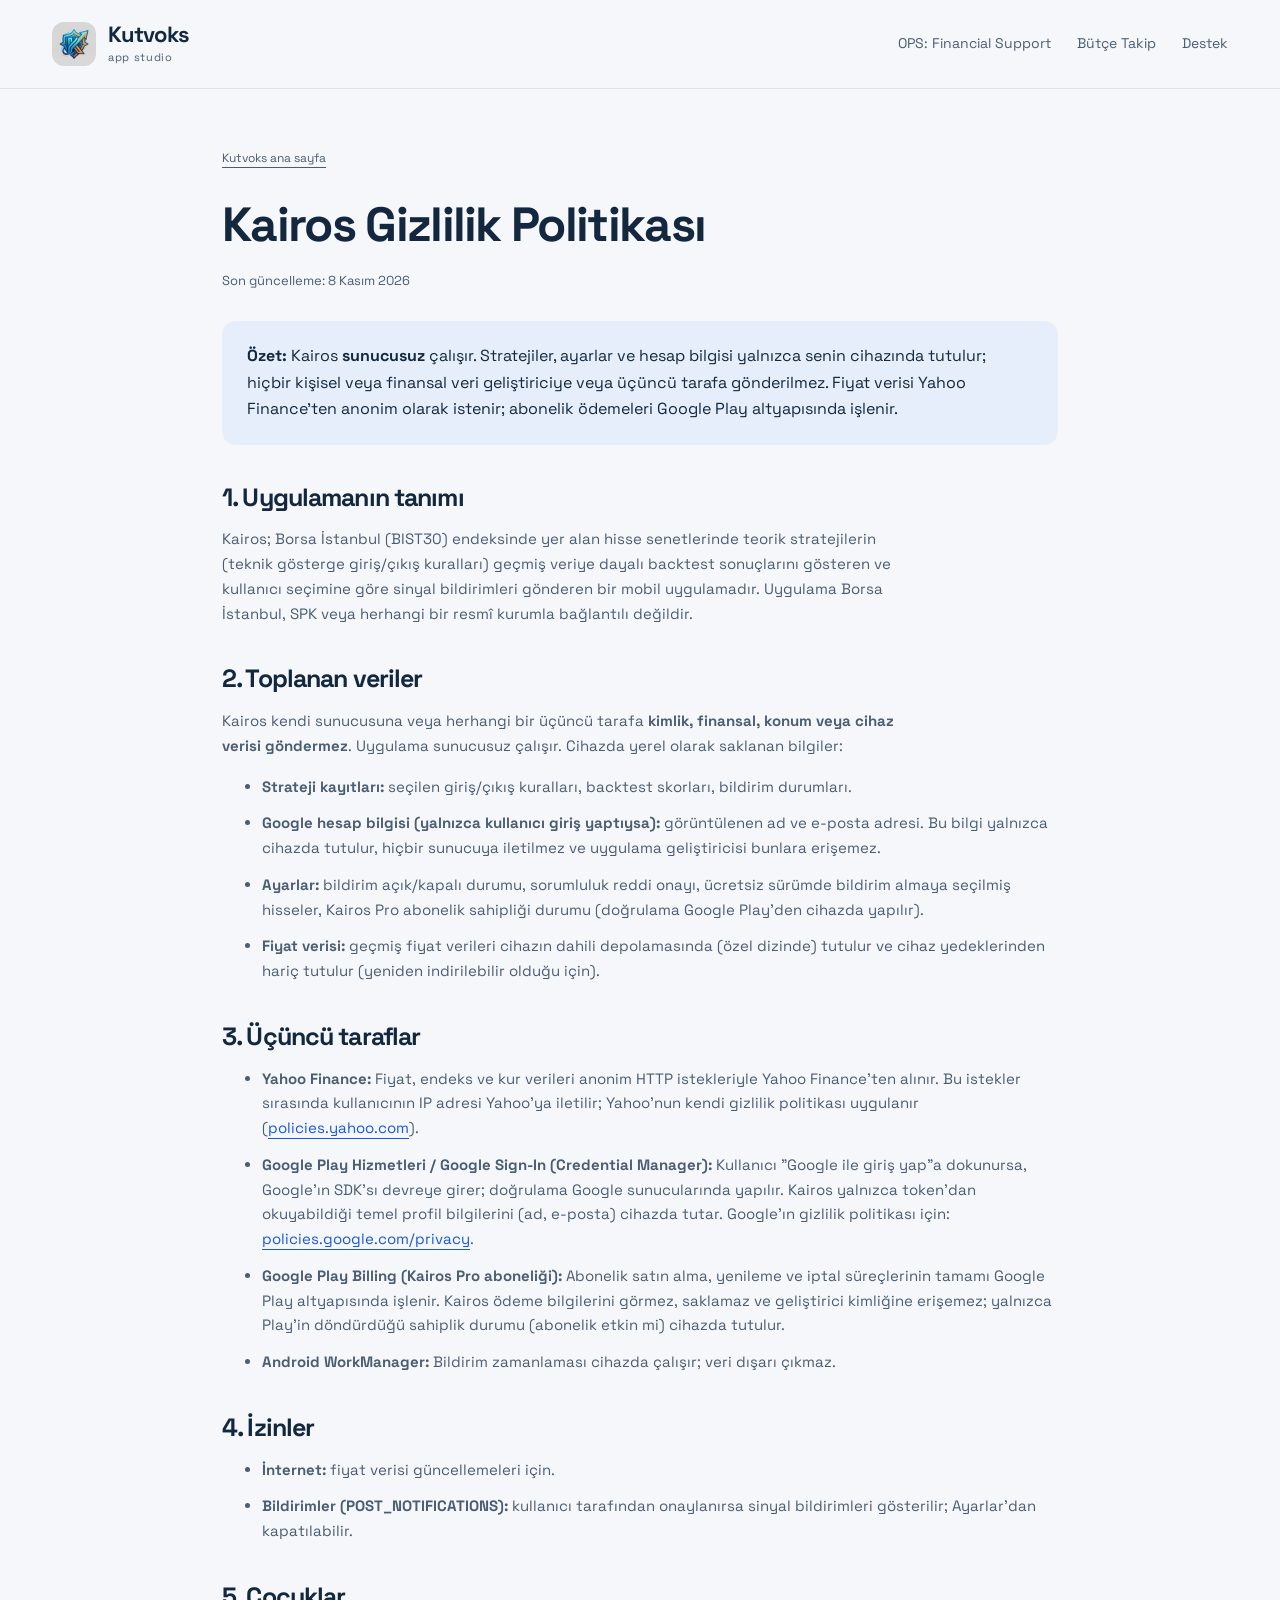
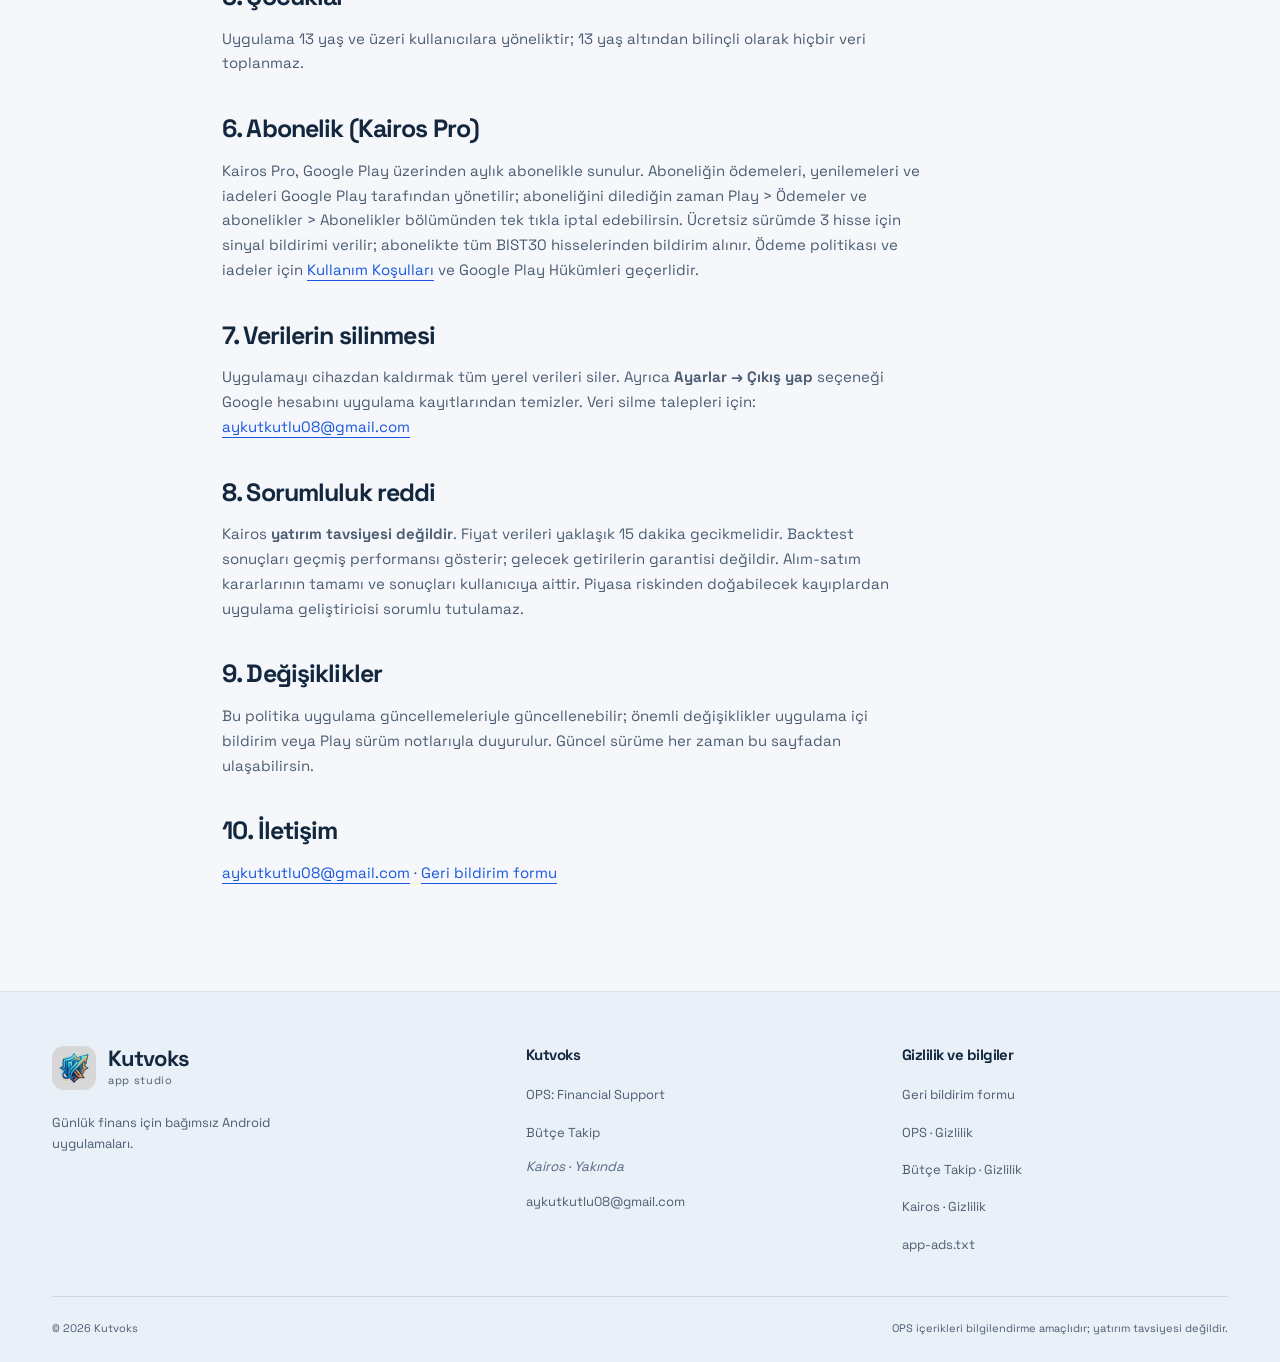
<file: kairos-gizlilik.html>
<!DOCTYPE html>
<html lang="tr">
<head>
    <meta charset="UTF-8">
    <meta name="viewport" content="width=device-width, initial-scale=1.0">
    <title>Kairos — Gizlilik Politikası | Kutvoks</title>
    <meta name="description" content="Kairos gizlilik politikası: veriler nasıl cihazda tutulur, Yahoo Finance ve Google Play entegrasyonları, izinler, abonelik koşulları ve verilerin nasıl silinir.">
    <link rel="canonical" href="https://aykutkutlu.github.io/AykutKutlu/kairos-gizlilik.html">
    <link rel="icon" type="image/png" href="images/kutvoks/kutvoks-icon.png">
    <link rel="stylesheet" href="styles.css">
    <link href="https://fonts.googleapis.com/css2?family=Space+Grotesk:wght@400;500;600;700&display=swap" rel="stylesheet">
</head>
<body>

<header class="site-header">
    <div class="wrap">
        <a class="brand" href="index.html">
            <img src="images/kutvoks/kutvoks-icon.png" alt="Kutvoks logosu">
            <span><b>Kutvoks</b><span>app studio</span></span>
        </a>
        <nav class="nav-links">
            <a href="ops.html">OPS: Financial Support</a>
            <a href="butce-takip.html">Bütçe Takip</a>
            <a href="index.html#iletisim">Destek</a>
        </nav>
    </div>
</header>

<main>
    <article class="prose wrap">
        <a class="back-link" href="index.html">Kutvoks ana sayfa</a>
        <h1>Kairos Gizlilik Politikası</h1>
        <p class="meta">Son güncelleme: 8 Kasım 2026</p>

        <div class="toc">
            <b>Özet:</b> Kairos <strong>sunucusuz</strong> çalışır. Stratejiler, ayarlar ve hesap bilgisi yalnızca senin cihazında tutulur; hiçbir kişisel veya finansal veri geliştiriciye veya üçüncü tarafa gönderilmez. Fiyat verisi Yahoo Finance'ten anonim olarak istenir; abonelik ödemeleri Google Play altyapısında işlenir.
        </div>

        <h2>1. Uygulamanın tanımı</h2>
        <p>Kairos; Borsa İstanbul (BIST30) endeksinde yer alan hisse senetlerinde teorik stratejilerin (teknik gösterge giriş/çıkış kuralları) geçmiş veriye dayalı backtest sonuçlarını gösteren ve kullanıcı seçimine göre sinyal bildirimleri gönderen bir mobil uygulamadır. Uygulama Borsa İstanbul, SPK veya herhangi bir resmî kurumla bağlantılı değildir.</p>

        <h2>2. Toplanan veriler</h2>
        <p>Kairos kendi sunucusuna veya herhangi bir üçüncü tarafa <strong>kimlik, finansal, konum veya cihaz verisi göndermez</strong>. Uygulama sunucusuz çalışır. Cihazda yerel olarak saklanan bilgiler:</p>
        <ul>
            <li><strong>Strateji kayıtları:</strong> seçilen giriş/çıkış kuralları, backtest skorları, bildirim durumları.</li>
            <li><strong>Google hesap bilgisi (yalnızca kullanıcı giriş yaptıysa):</strong> görüntülenen ad ve e-posta adresi. Bu bilgi yalnızca cihazda tutulur, hiçbir sunucuya iletilmez ve uygulama geliştiricisi bunlara erişemez.</li>
            <li><strong>Ayarlar:</strong> bildirim açık/kapalı durumu, sorumluluk reddi onayı, ücretsiz sürümde bildirim almaya seçilmiş hisseler, Kairos Pro abonelik sahipliği durumu (doğrulama Google Play'den cihazda yapılır).</li>
            <li><strong>Fiyat verisi:</strong> geçmiş fiyat verileri cihazın dahili depolamasında (özel dizinde) tutulur ve cihaz yedeklerinden hariç tutulur (yeniden indirilebilir olduğu için).</li>
        </ul>

        <h2>3. Üçüncü taraflar</h2>
        <ul>
            <li><strong>Yahoo Finance:</strong> Fiyat, endeks ve kur verileri anonim HTTP istekleriyle Yahoo Finance'ten alınır. Bu istekler sırasında kullanıcının IP adresi Yahoo'ya iletilir; Yahoo'nun kendi gizlilik politikası uygulanır (<a href="https://policies.yahoo.com/" target="_blank" rel="noopener noreferrer">policies.yahoo.com</a>).</li>
            <li><strong>Google Play Hizmetleri / Google Sign-In (Credential Manager):</strong> Kullanıcı "Google ile giriş yap"a dokunursa, Google'ın SDK'sı devreye girer; doğrulama Google sunucularında yapılır. Kairos yalnızca token'dan okuyabildiği temel profil bilgilerini (ad, e-posta) cihazda tutar. Google'ın gizlilik politikası için: <a href="https://policies.google.com/privacy" target="_blank" rel="noopener noreferrer">policies.google.com/privacy</a>.</li>
            <li><strong>Google Play Billing (Kairos Pro aboneliği):</strong> Abonelik satın alma, yenileme ve iptal süreçlerinin tamamı Google Play altyapısında işlenir. Kairos ödeme bilgilerini görmez, saklamaz ve geliştirici kimliğine erişemez; yalnızca Play'in döndürdüğü sahiplik durumu (abonelik etkin mi) cihazda tutulur.</li>
            <li><strong>Android WorkManager:</strong> Bildirim zamanlaması cihazda çalışır; veri dışarı çıkmaz.</li>
        </ul>

        <h2>4. İzinler</h2>
        <ul>
            <li><strong>İnternet:</strong> fiyat verisi güncellemeleri için.</li>
            <li><strong>Bildirimler (POST_NOTIFICATIONS):</strong> kullanıcı tarafından onaylanırsa sinyal bildirimleri gösterilir; Ayarlar'dan kapatılabilir.</li>
        </ul>

        <h2>5. Çocuklar</h2>
        <p>Uygulama 13 yaş ve üzeri kullanıcılara yöneliktir; 13 yaş altından bilinçli olarak hiçbir veri toplanmaz.</p>

        <h2>6. Abonelik (Kairos Pro)</h2>
        <p>Kairos Pro, Google Play üzerinden aylık abonelikle sunulur. Aboneliğin ödemeleri, yenilemeleri ve iadeleri Google Play tarafından yönetilir; aboneliğini dilediğin zaman Play &gt; Ödemeler ve abonelikler &gt; Abonelikler bölümünden tek tıkla iptal edebilirsin. Ücretsiz sürümde 3 hisse için sinyal bildirimi verilir; abonelikte tüm BIST30 hisselerinden bildirim alınır. Ödeme politikası ve iadeler için <a href="kairos-kosullar.html">Kullanım Koşulları</a> ve Google Play Hükümleri geçerlidir.</p>

        <h2>7. Verilerin silinmesi</h2>
        <p>Uygulamayı cihazdan kaldırmak tüm yerel verileri siler. Ayrıca <strong>Ayarlar → Çıkış yap</strong> seçeneği Google hesabını uygulama kayıtlarından temizler. Veri silme talepleri için: <a href="mailto:aykutkutlu08@gmail.com">aykutkutlu08@gmail.com</a></p>

        <h2>8. Sorumluluk reddi</h2>
        <p>Kairos <strong>yatırım tavsiyesi değildir</strong>. Fiyat verileri yaklaşık 15 dakika gecikmelidir. Backtest sonuçları geçmiş performansı gösterir; gelecek getirilerin garantisi değildir. Alım-satım kararlarının tamamı ve sonuçları kullanıcıya aittir. Piyasa riskinden doğabilecek kayıplardan uygulama geliştiricisi sorumlu tutulamaz.</p>

        <h2>9. Değişiklikler</h2>
        <p>Bu politika uygulama güncellemeleriyle güncellenebilir; önemli değişiklikler uygulama içi bildirim veya Play sürüm notlarıyla duyurulur. Güncel sürüme her zaman bu sayfadan ulaşabilirsin.</p>

        <h2>10. İletişim</h2>
        <p><a href="mailto:aykutkutlu08@gmail.com">aykutkutlu08@gmail.com</a> · <a href="index.html#iletisim">Geri bildirim formu</a></p>
    </article>
</main>

<footer class="site-footer">
    <div class="wrap">
        <div class="footer-grid">
            <div class="footer-col footer-brand">
                <a class="brand" href="index.html">
                    <img src="images/kutvoks/kutvoks-icon.png" alt="Kutvoks logosu">
                    <span><b>Kutvoks</b><span>app studio</span></span>
                </a>
                <p>Günlük finans için bağımsız Android uygulamaları.</p>
            </div>
            <div class="footer-col">
                <h3>Kutvoks</h3>
                <a href="ops.html">OPS: Financial Support</a>
                <a href="butce-takip.html">Bütçe Takip</a>
                <span class="soon-label">Kairos · Yakında</span>
                <a href="mailto:aykutkutlu08@gmail.com">aykutkutlu08@gmail.com</a>
            </div>
            <div class="footer-col">
                <h3>Gizlilik ve bilgiler</h3>
                <a href="index.html#iletisim">Geri bildirim formu</a>
                <a href="gizlilik.html">OPS · Gizlilik</a>
                <a href="butce-gizlilik.html">Bütçe Takip · Gizlilik</a>
                <a href="kairos-gizlilik.html">Kairos · Gizlilik</a>
                <a href="app-ads.txt">app-ads.txt</a>
            </div>
        </div>
        <div class="footer-bottom">
            <span>© 2026 Kutvoks</span>
            <span>OPS içerikleri bilgilendirme amaçlıdır; yatırım tavsiyesi değildir.</span>
        </div>
    </div>
</footer>

</body>
</html>
</file>
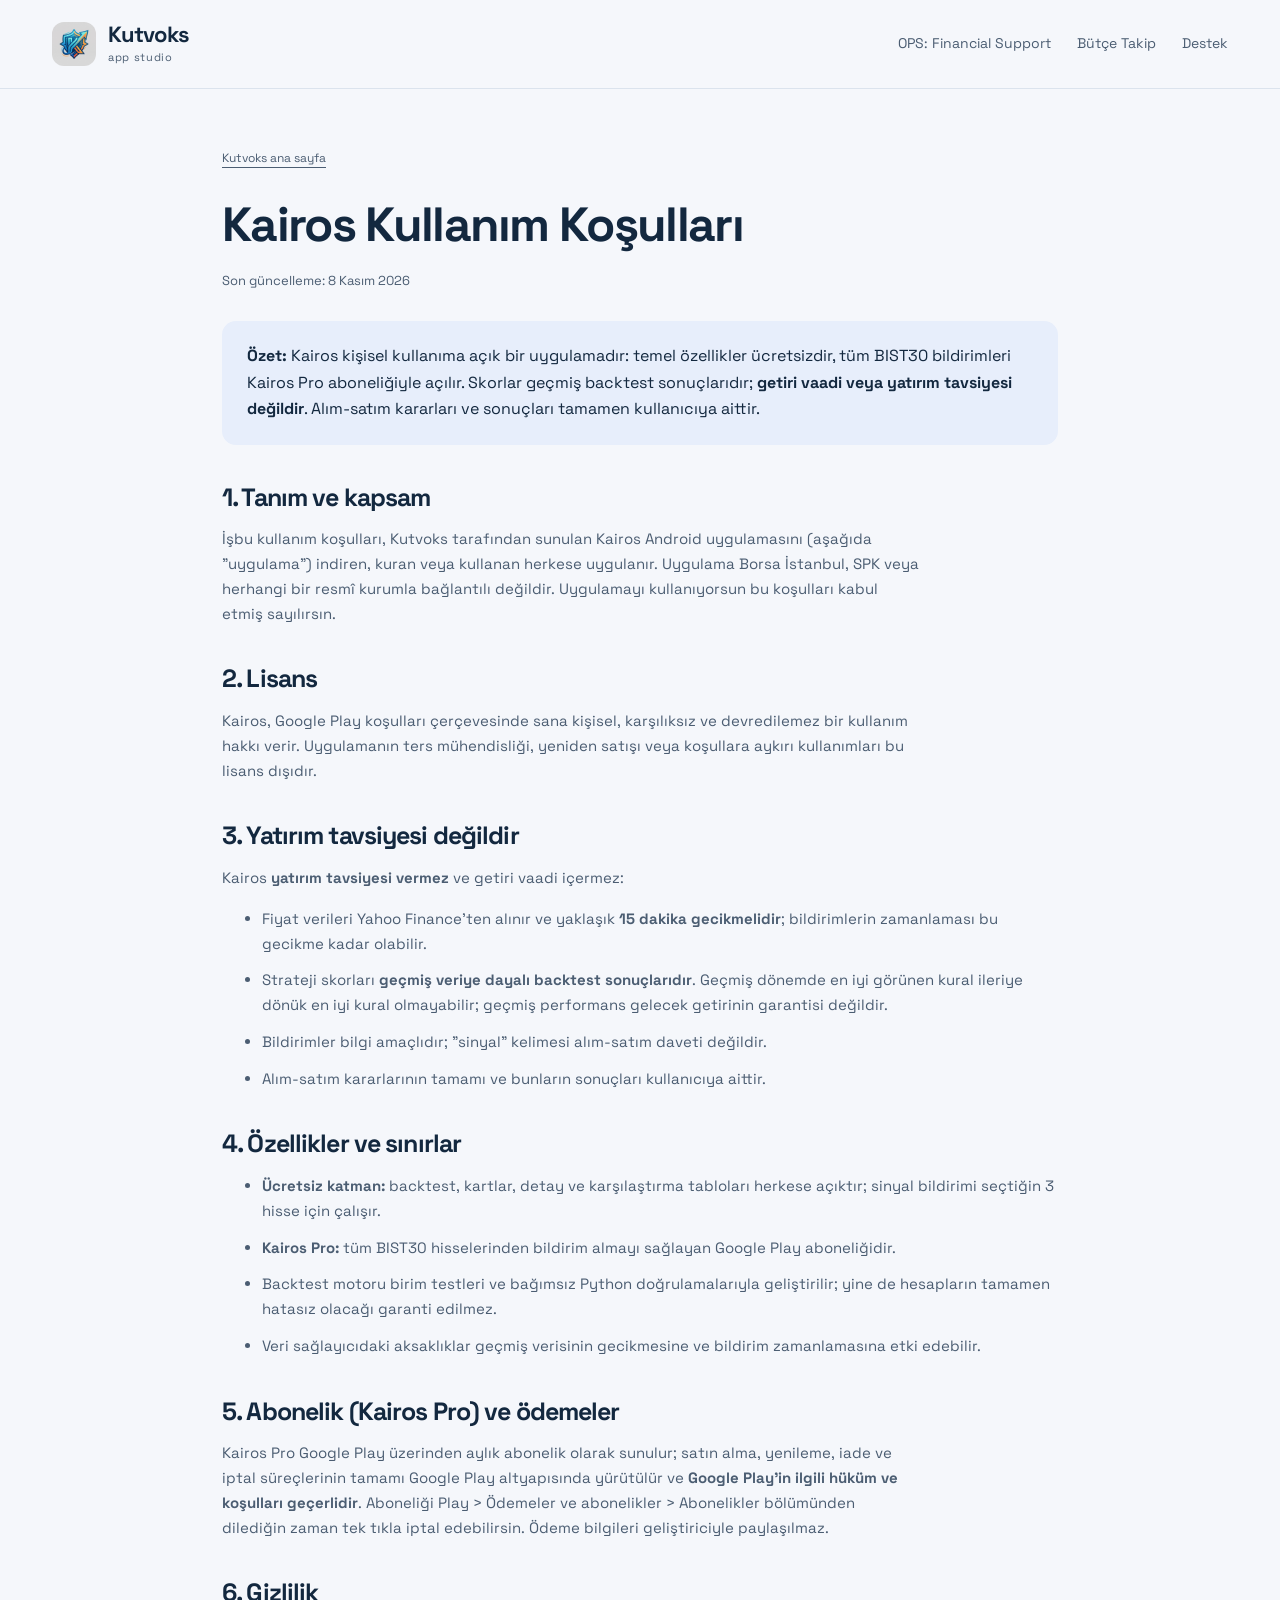
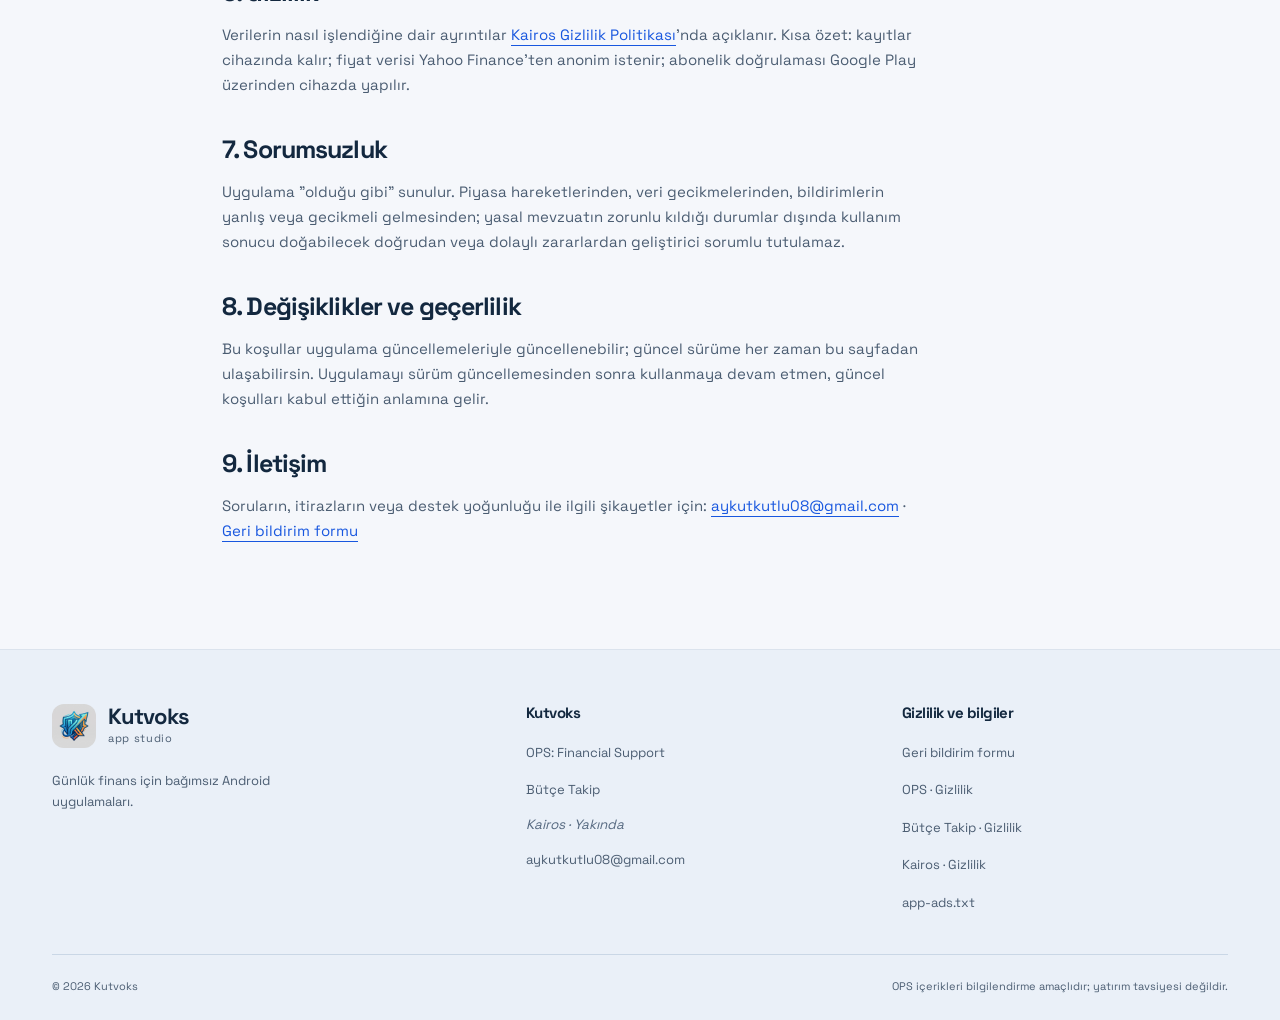
<file: kairos-kosullar.html>
<!DOCTYPE html>
<html lang="tr">
<head>
    <meta charset="UTF-8">
    <meta name="viewport" content="width=device-width, initial-scale=1.0">
    <title>Kairos — Kullanım Koşulları | Kutvoks</title>
    <meta name="description" content="Kairos kullanım koşulları: lisans, yatırım tavsiyesi olmaması, backtest ve sinyal sınırları, Kairos Pro aboneliği, sorumsuzluk kaydı ve iptal koşulları.">
    <link rel="canonical" href="https://aykutkutlu.github.io/AykutKutlu/kairos-kosullar.html">
    <link rel="icon" type="image/png" href="images/kutvoks/kutvoks-icon.png">
    <link rel="stylesheet" href="styles.css">
    <link href="https://fonts.googleapis.com/css2?family=Space+Grotesk:wght@400;500;600;700&display=swap" rel="stylesheet">
</head>
<body>

<header class="site-header">
    <div class="wrap">
        <a class="brand" href="index.html">
            <img src="images/kutvoks/kutvoks-icon.png" alt="Kutvoks logosu">
            <span><b>Kutvoks</b><span>app studio</span></span>
        </a>
        <nav class="nav-links">
            <a href="ops.html">OPS: Financial Support</a>
            <a href="butce-takip.html">Bütçe Takip</a>
            <a href="index.html#iletisim">Destek</a>
        </nav>
    </div>
</header>

<main>
    <article class="prose wrap">
        <a class="back-link" href="index.html">Kutvoks ana sayfa</a>
        <h1>Kairos Kullanım Koşulları</h1>
        <p class="meta">Son güncelleme: 8 Kasım 2026</p>

        <div class="toc">
            <b>Özet:</b> Kairos kişisel kullanıma açık bir uygulamadır: temel özellikler ücretsizdir, tüm BIST30 bildirimleri Kairos Pro aboneliğiyle açılır. Skorlar geçmiş backtest sonuçlarıdır; <strong>getiri vaadi veya yatırım tavsiyesi değildir</strong>. Alım-satım kararları ve sonuçları tamamen kullanıcıya aittir.
        </div>

        <h2>1. Tanım ve kapsam</h2>
        <p>İşbu kullanım koşulları, Kutvoks tarafından sunulan Kairos Android uygulamasını (aşağıda "uygulama") indiren, kuran veya kullanan herkese uygulanır. Uygulama Borsa İstanbul, SPK veya herhangi bir resmî kurumla bağlantılı değildir. Uygulamayı kullanıyorsun bu koşulları kabul etmiş sayılırsın.</p>

        <h2>2. Lisans</h2>
        <p>Kairos, Google Play koşulları çerçevesinde sana kişisel, karşılıksız ve devredilemez bir kullanım hakkı verir. Uygulamanın ters mühendisliği, yeniden satışı veya koşullara aykırı kullanımları bu lisans dışıdır.</p>

        <h2>3. Yatırım tavsiyesi değildir</h2>
        <p>Kairos <strong>yatırım tavsiyesi vermez</strong> ve getiri vaadi içermez:</p>
        <ul>
            <li>Fiyat verileri Yahoo Finance'ten alınır ve yaklaşık <strong>15 dakika gecikmelidir</strong>; bildirimlerin zamanlaması bu gecikme kadar olabilir.</li>
            <li>Strateji skorları <strong>geçmiş veriye dayalı backtest sonuçlarıdır</strong>. Geçmiş dönemde en iyi görünen kural ileriye dönük en iyi kural olmayabilir; geçmiş performans gelecek getirinin garantisi değildir.</li>
            <li>Bildirimler bilgi amaçlıdır; "sinyal" kelimesi alım-satım daveti değildir.</li>
            <li>Alım-satım kararlarının tamamı ve bunların sonuçları kullanıcıya aittir.</li>
        </ul>

        <h2>4. Özellikler ve sınırlar</h2>
        <ul>
            <li><strong>Ücretsiz katman:</strong> backtest, kartlar, detay ve karşılaştırma tabloları herkese açıktır; sinyal bildirimi seçtiğin 3 hisse için çalışır.</li>
            <li><strong>Kairos Pro:</strong> tüm BIST30 hisselerinden bildirim almayı sağlayan Google Play aboneliğidir.</li>
            <li>Backtest motoru birim testleri ve bağımsız Python doğrulamalarıyla geliştirilir; yine de hesapların tamamen hatasız olacağı garanti edilmez.</li>
            <li>Veri sağlayıcıdaki aksaklıklar geçmiş verisinin gecikmesine ve bildirim zamanlamasına etki edebilir.</li>
        </ul>

        <h2>5. Abonelik (Kairos Pro) ve ödemeler</h2>
        <p>Kairos Pro Google Play üzerinden aylık abonelik olarak sunulur; satın alma, yenileme, iade ve iptal süreçlerinin tamamı Google Play altyapısında yürütülür ve <strong>Google Play'in ilgili hüküm ve koşulları geçerlidir</strong>. Aboneliği Play &gt; Ödemeler ve abonelikler &gt; Abonelikler bölümünden dilediğin zaman tek tıkla iptal edebilirsin. Ödeme bilgileri geliştiriciyle paylaşılmaz.</p>

        <h2>6. Gizlilik</h2>
        <p>Verilerin nasıl işlendiğine dair ayrıntılar <a href="kairos-gizlilik.html">Kairos Gizlilik Politikası</a>'nda açıklanır. Kısa özet: kayıtlar cihazında kalır; fiyat verisi Yahoo Finance'ten anonim istenir; abonelik doğrulaması Google Play üzerinden cihazda yapılır.</p>

        <h2>7. Sorumsuzluk</h2>
        <p>Uygulama "olduğu gibi" sunulur. Piyasa hareketlerinden, veri gecikmelerinden, bildirimlerin yanlış veya gecikmeli gelmesinden; yasal mevzuatın zorunlu kıldığı durumlar dışında kullanım sonucu doğabilecek doğrudan veya dolaylı zararlardan geliştirici sorumlu tutulamaz.</p>

        <h2>8. Değişiklikler ve geçerlilik</h2>
        <p>Bu koşullar uygulama güncellemeleriyle güncellenebilir; güncel sürüme her zaman bu sayfadan ulaşabilirsin. Uygulamayı sürüm güncellemesinden sonra kullanmaya devam etmen, güncel koşulları kabul ettiğin anlamına gelir.</p>

        <h2>9. İletişim</h2>
        <p>Soruların, itirazların veya destek yoğunluğu ile ilgili şikayetler için: <a href="mailto:aykutkutlu08@gmail.com">aykutkutlu08@gmail.com</a> · <a href="index.html#iletisim">Geri bildirim formu</a></p>
    </article>
</main>

<footer class="site-footer">
    <div class="wrap">
        <div class="footer-grid">
            <div class="footer-col footer-brand">
                <a class="brand" href="index.html">
                    <img src="images/kutvoks/kutvoks-icon.png" alt="Kutvoks logosu">
                    <span><b>Kutvoks</b><span>app studio</span></span>
                </a>
                <p>Günlük finans için bağımsız Android uygulamaları.</p>
            </div>
            <div class="footer-col">
                <h3>Kutvoks</h3>
                <a href="ops.html">OPS: Financial Support</a>
                <a href="butce-takip.html">Bütçe Takip</a>
                <span class="soon-label">Kairos · Yakında</span>
                <a href="mailto:aykutkutlu08@gmail.com">aykutkutlu08@gmail.com</a>
            </div>
            <div class="footer-col">
                <h3>Gizlilik ve bilgiler</h3>
                <a href="index.html#iletisim">Geri bildirim formu</a>
                <a href="gizlilik.html">OPS · Gizlilik</a>
                <a href="butce-gizlilik.html">Bütçe Takip · Gizlilik</a>
                <a href="kairos-gizlilik.html">Kairos · Gizlilik</a>
                <a href="app-ads.txt">app-ads.txt</a>
            </div>
        </div>
        <div class="footer-bottom">
            <span>© 2026 Kutvoks</span>
            <span>OPS içerikleri bilgilendirme amaçlıdır; yatırım tavsiyesi değildir.</span>
        </div>
    </div>
</footer>

</body>
</html>
</file>
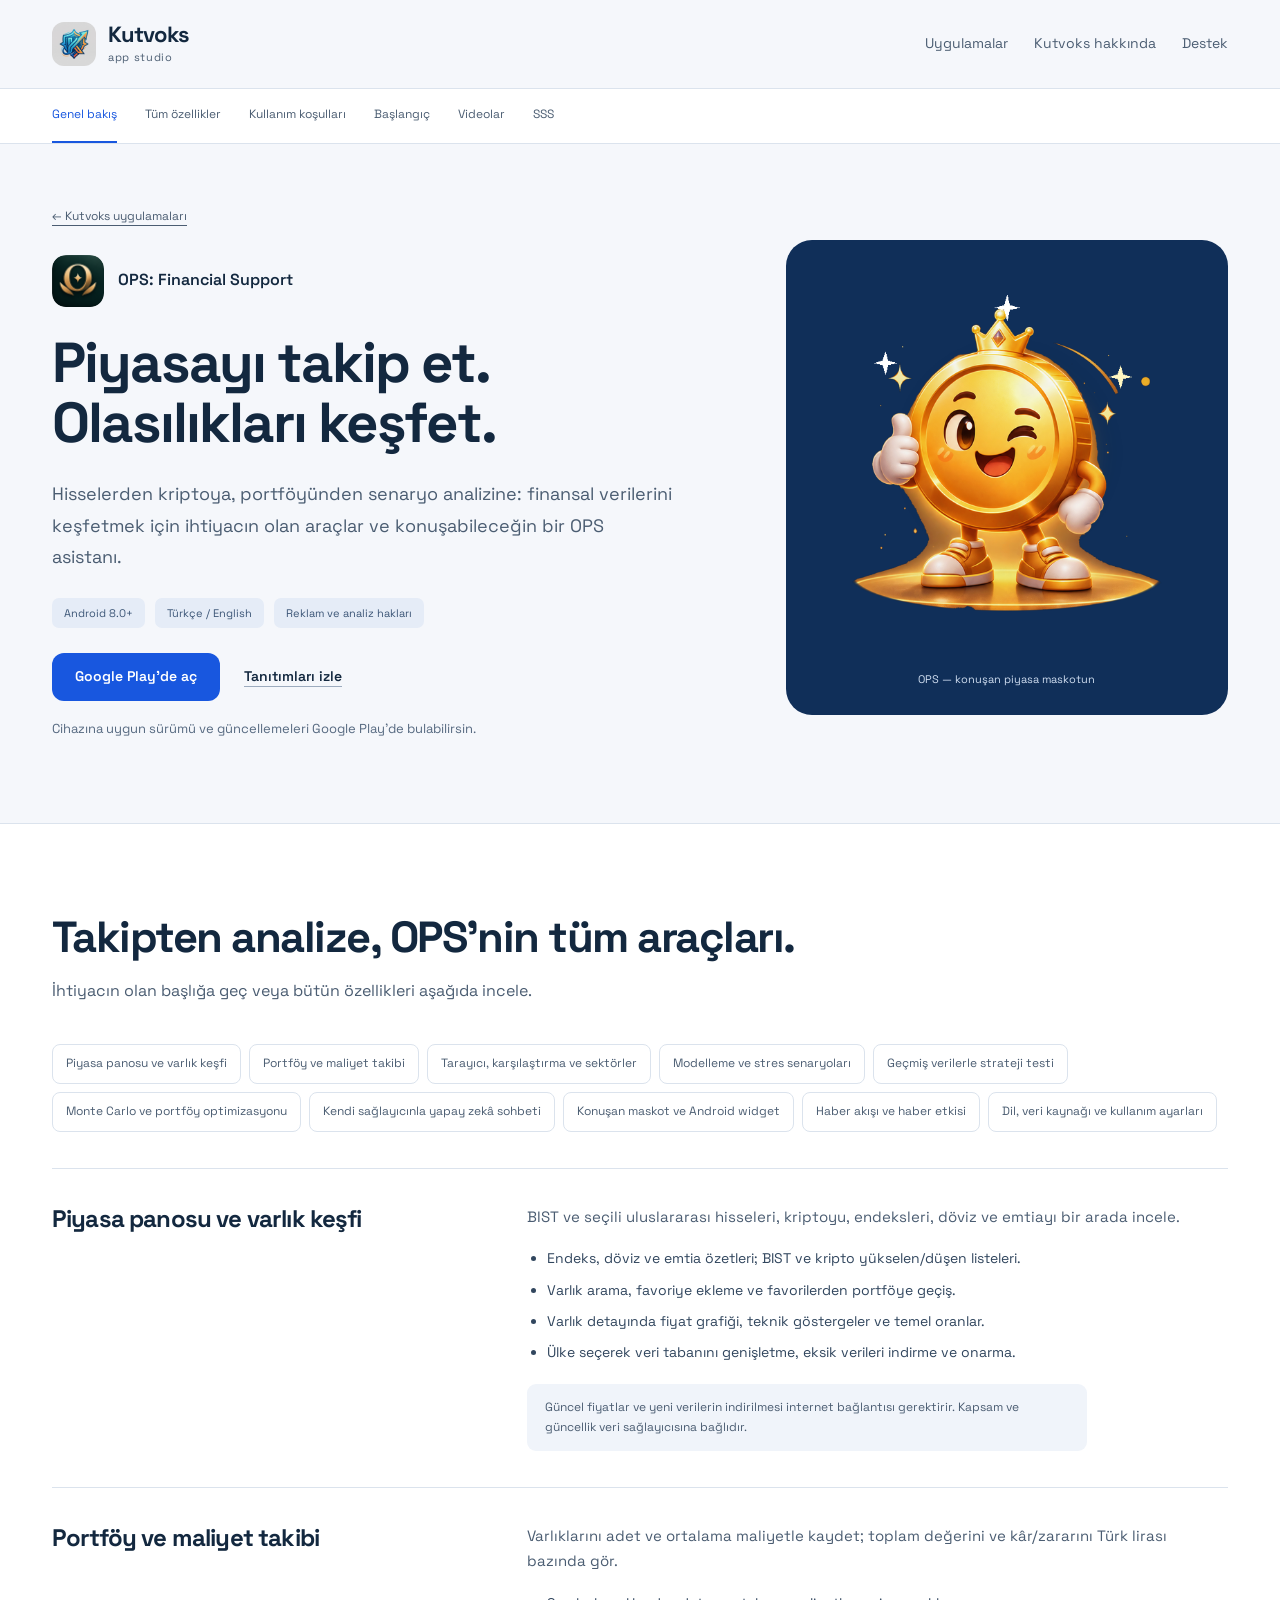
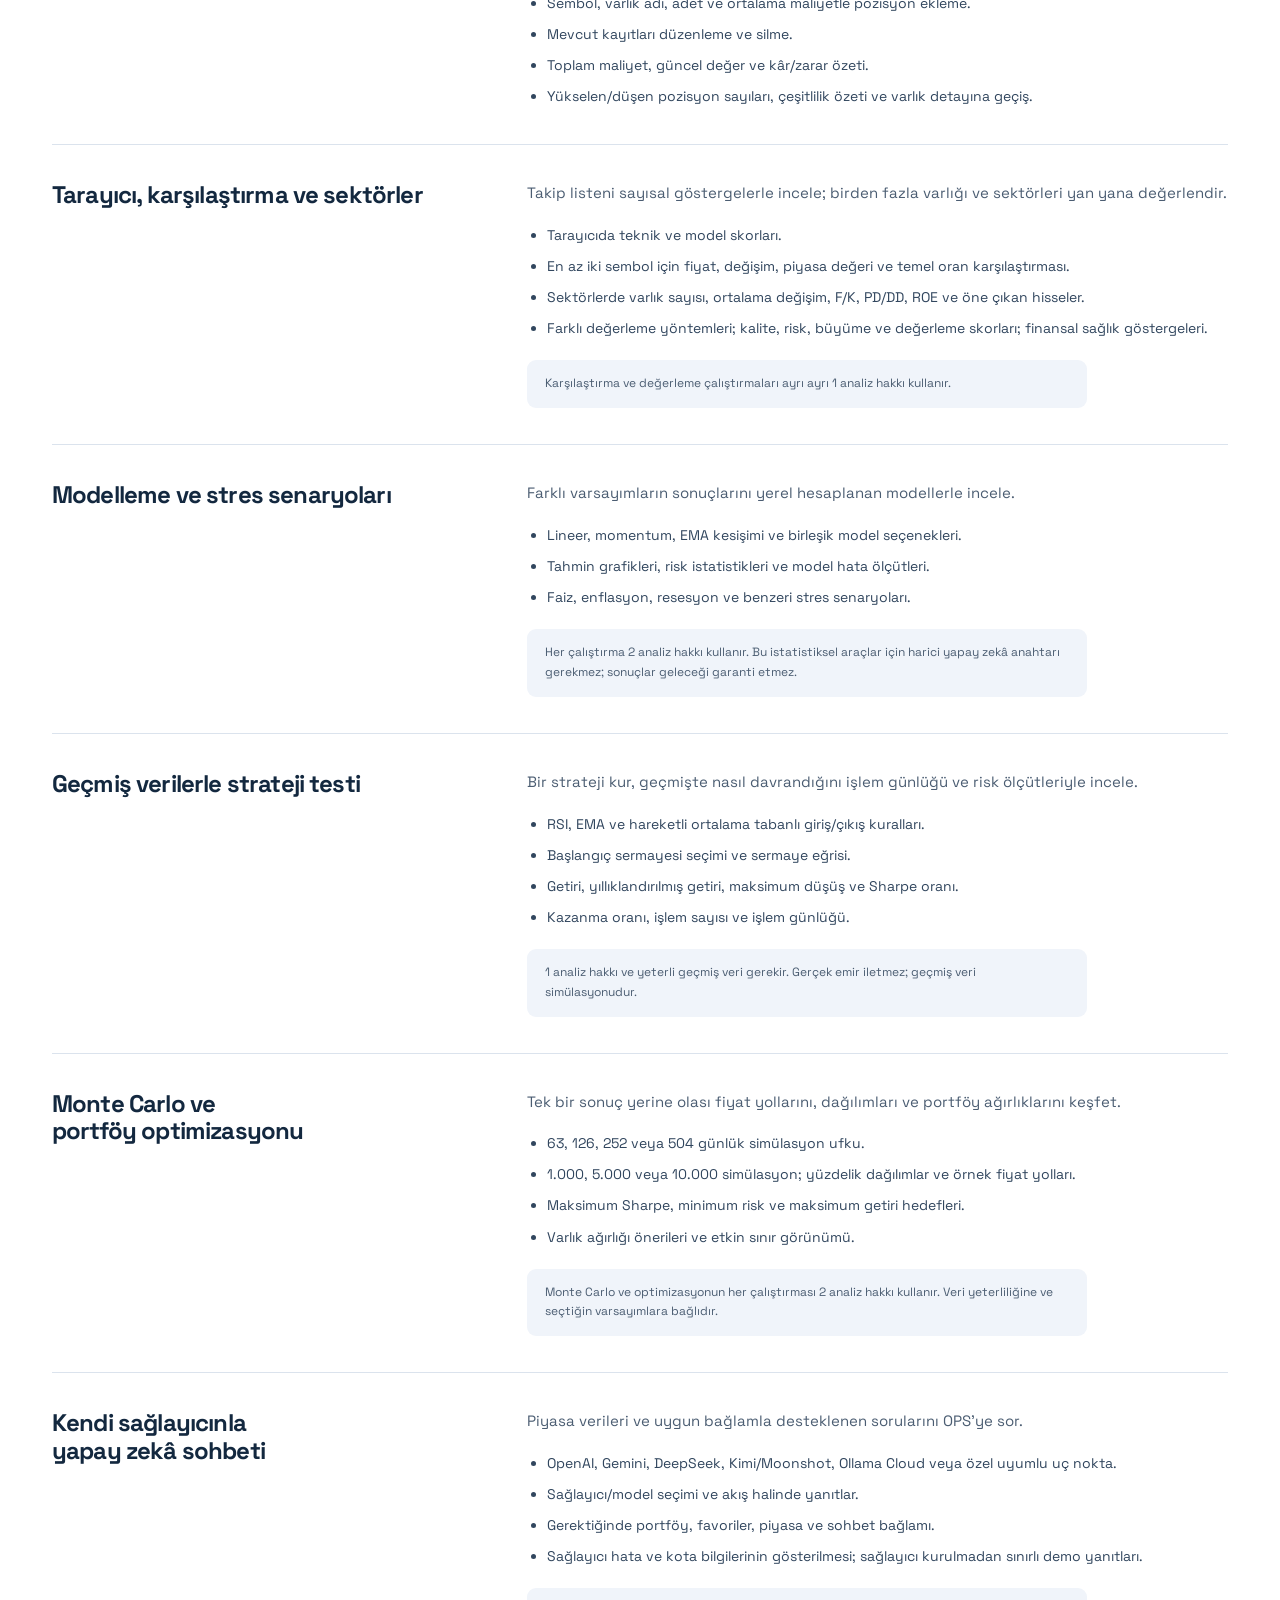
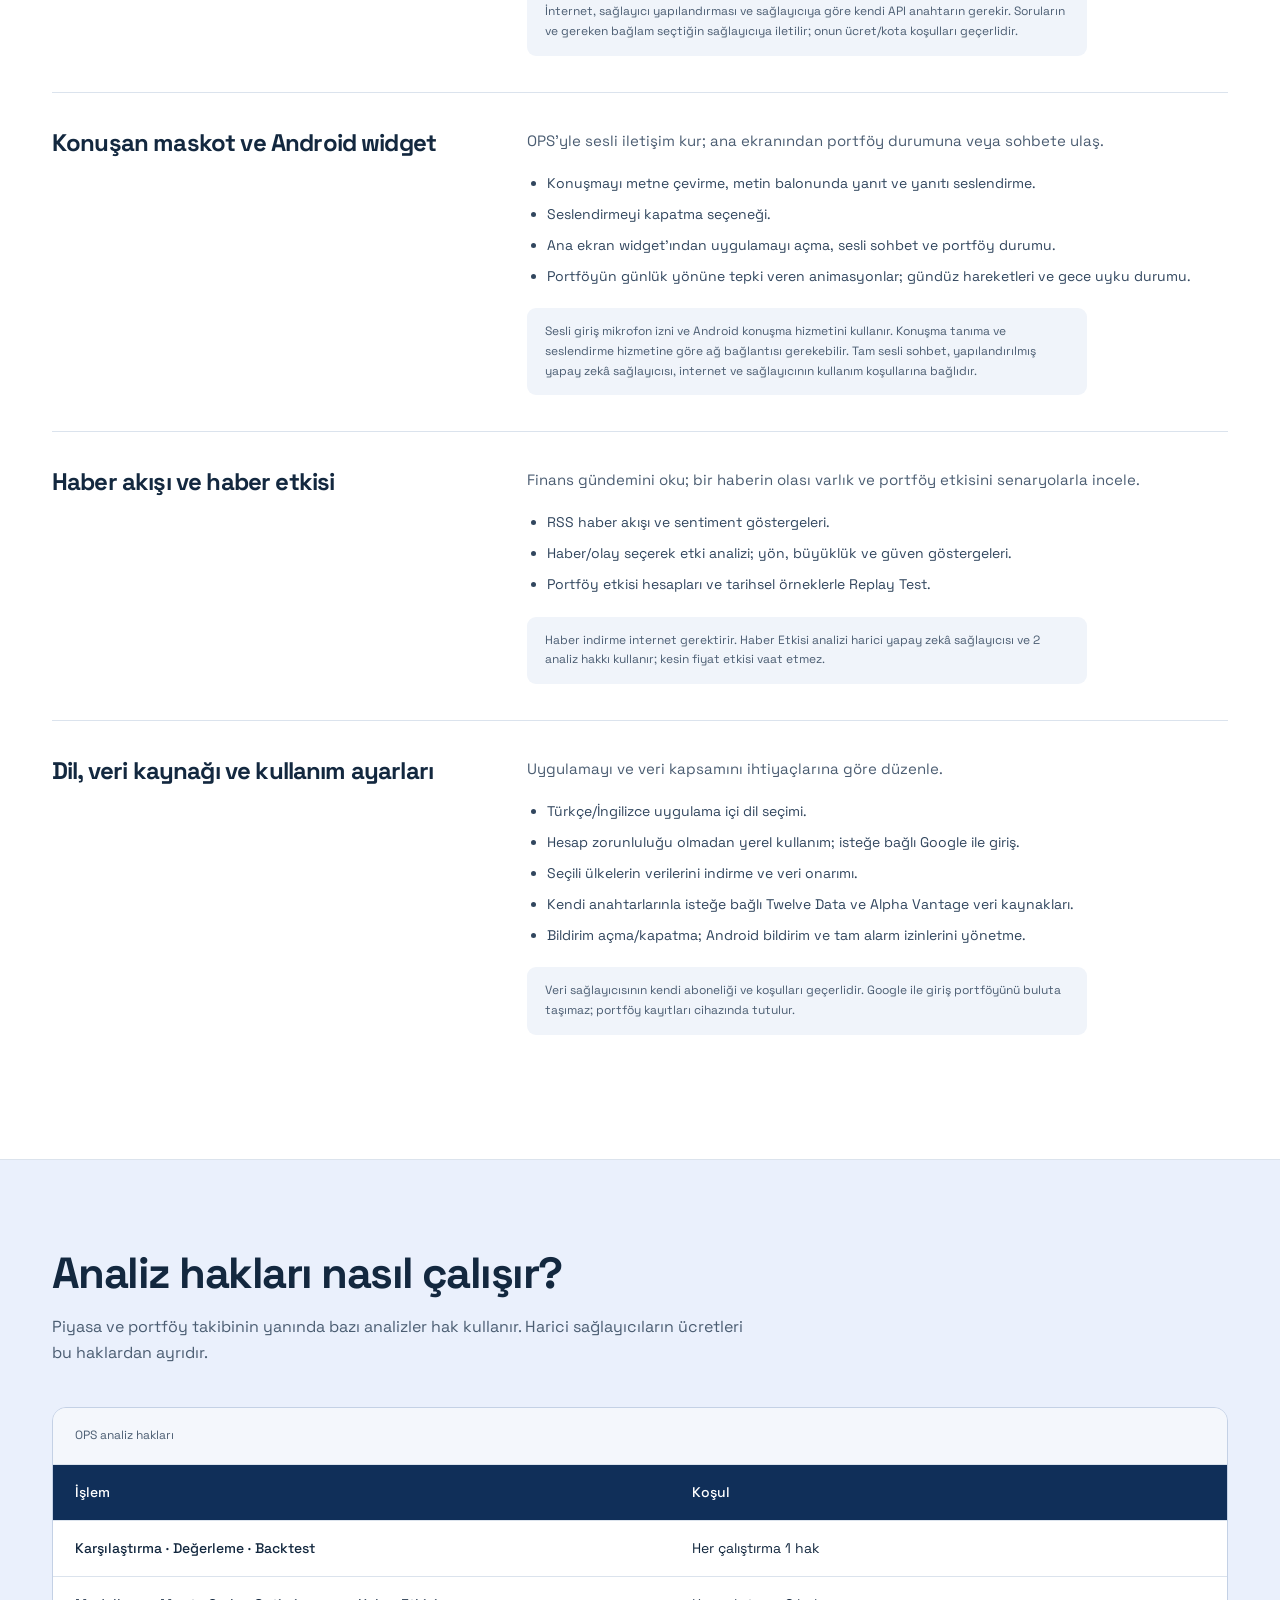
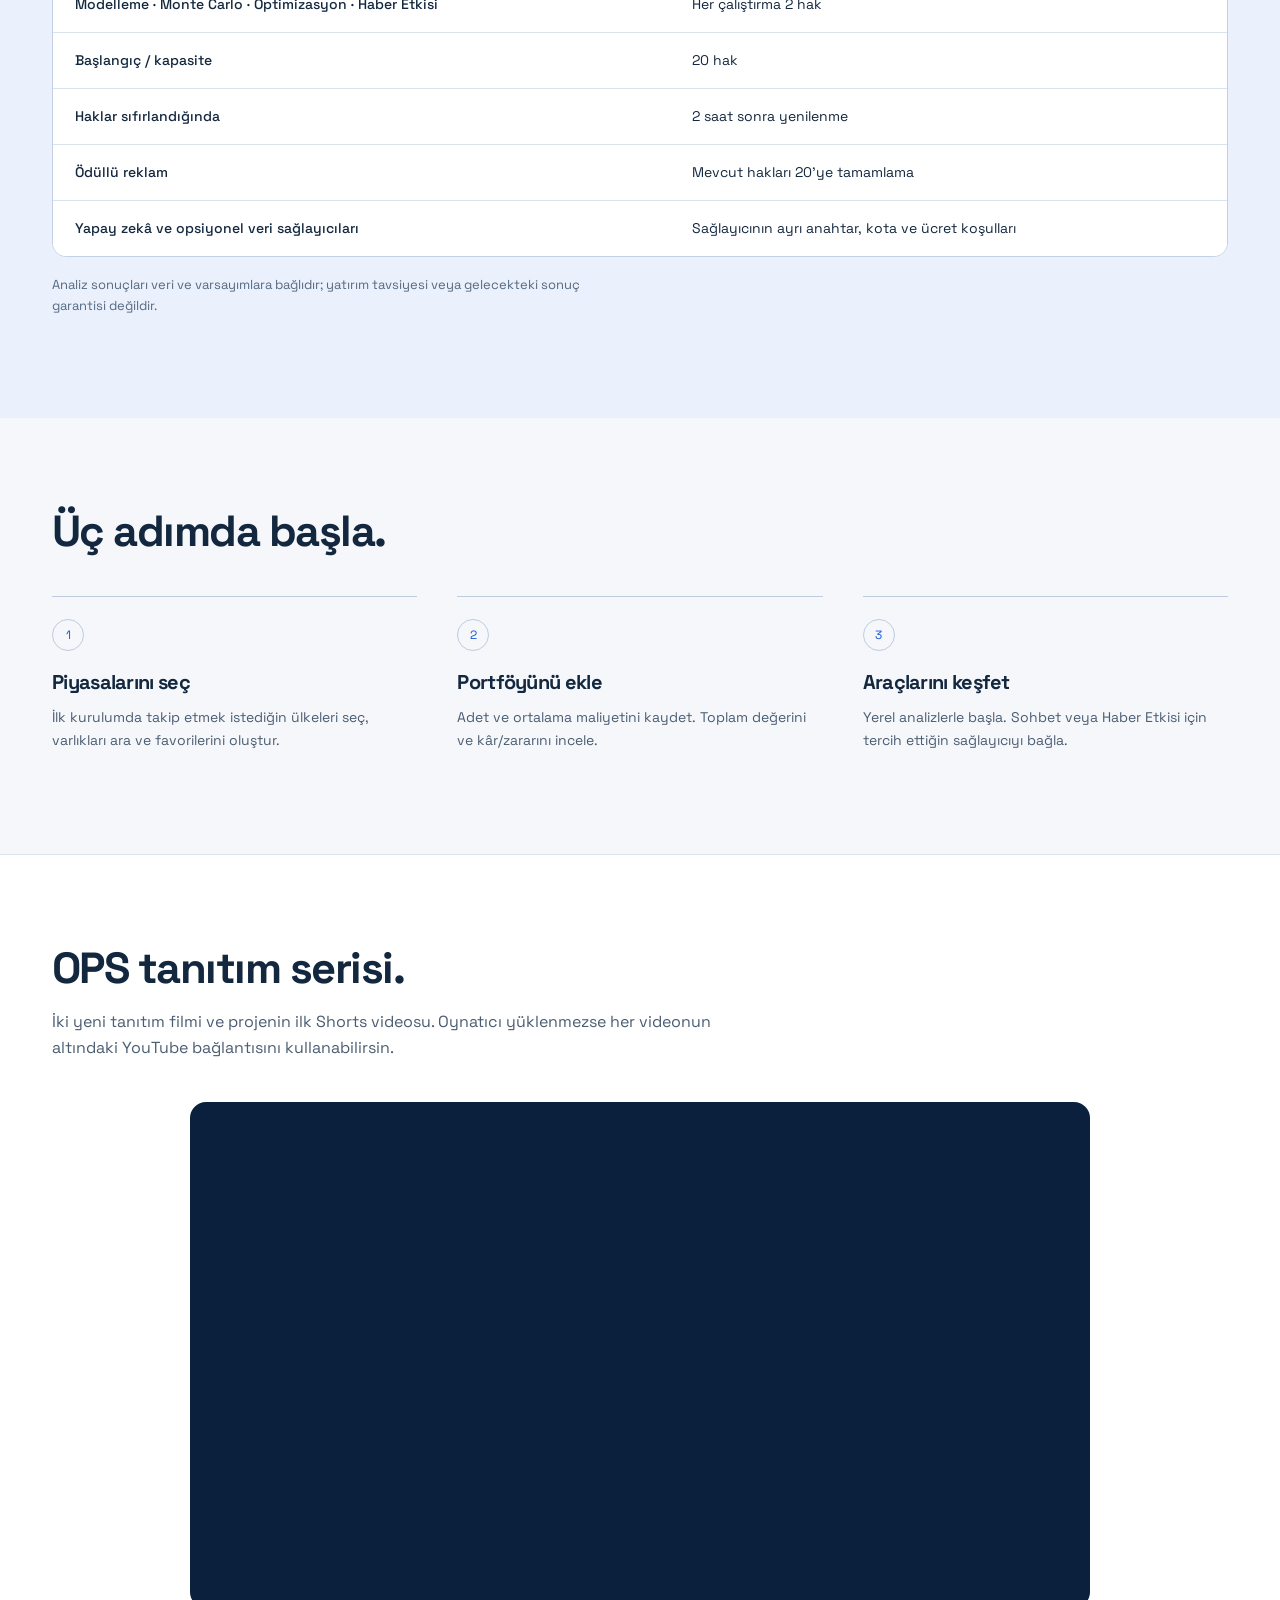
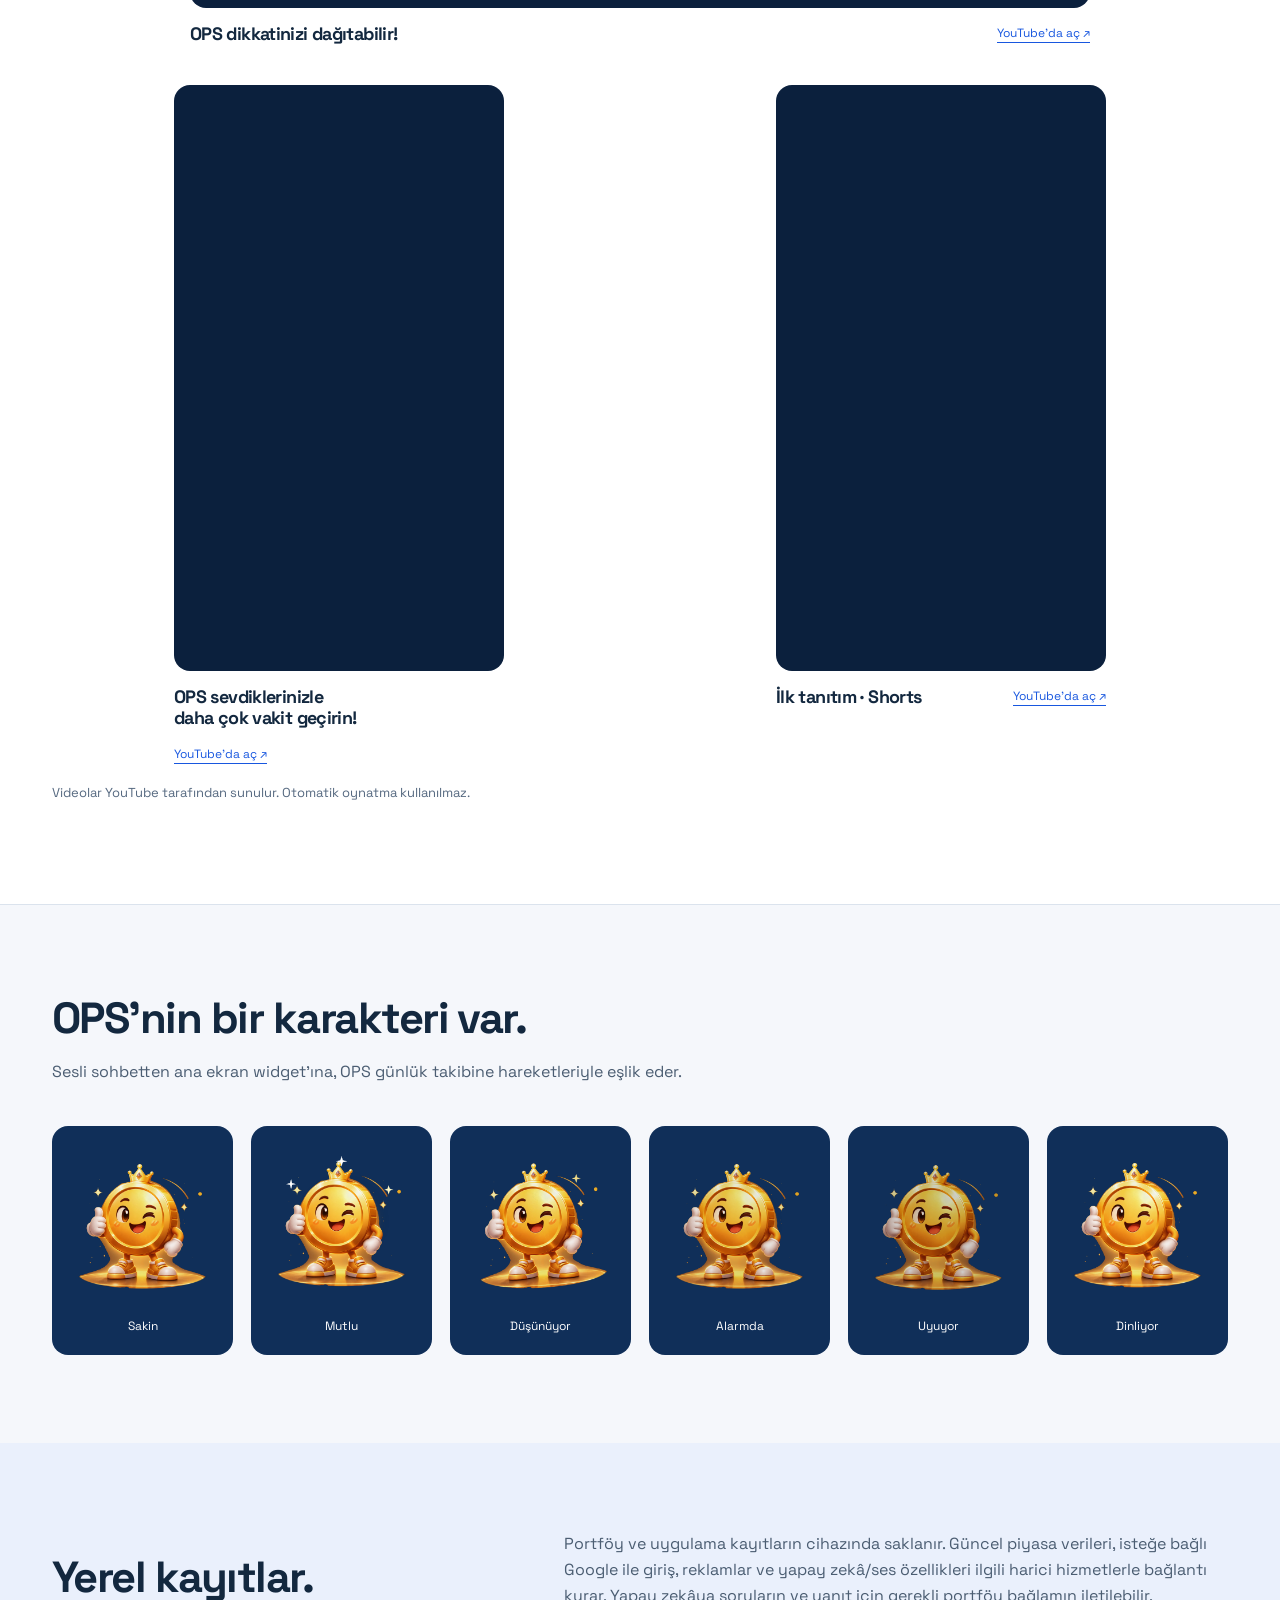
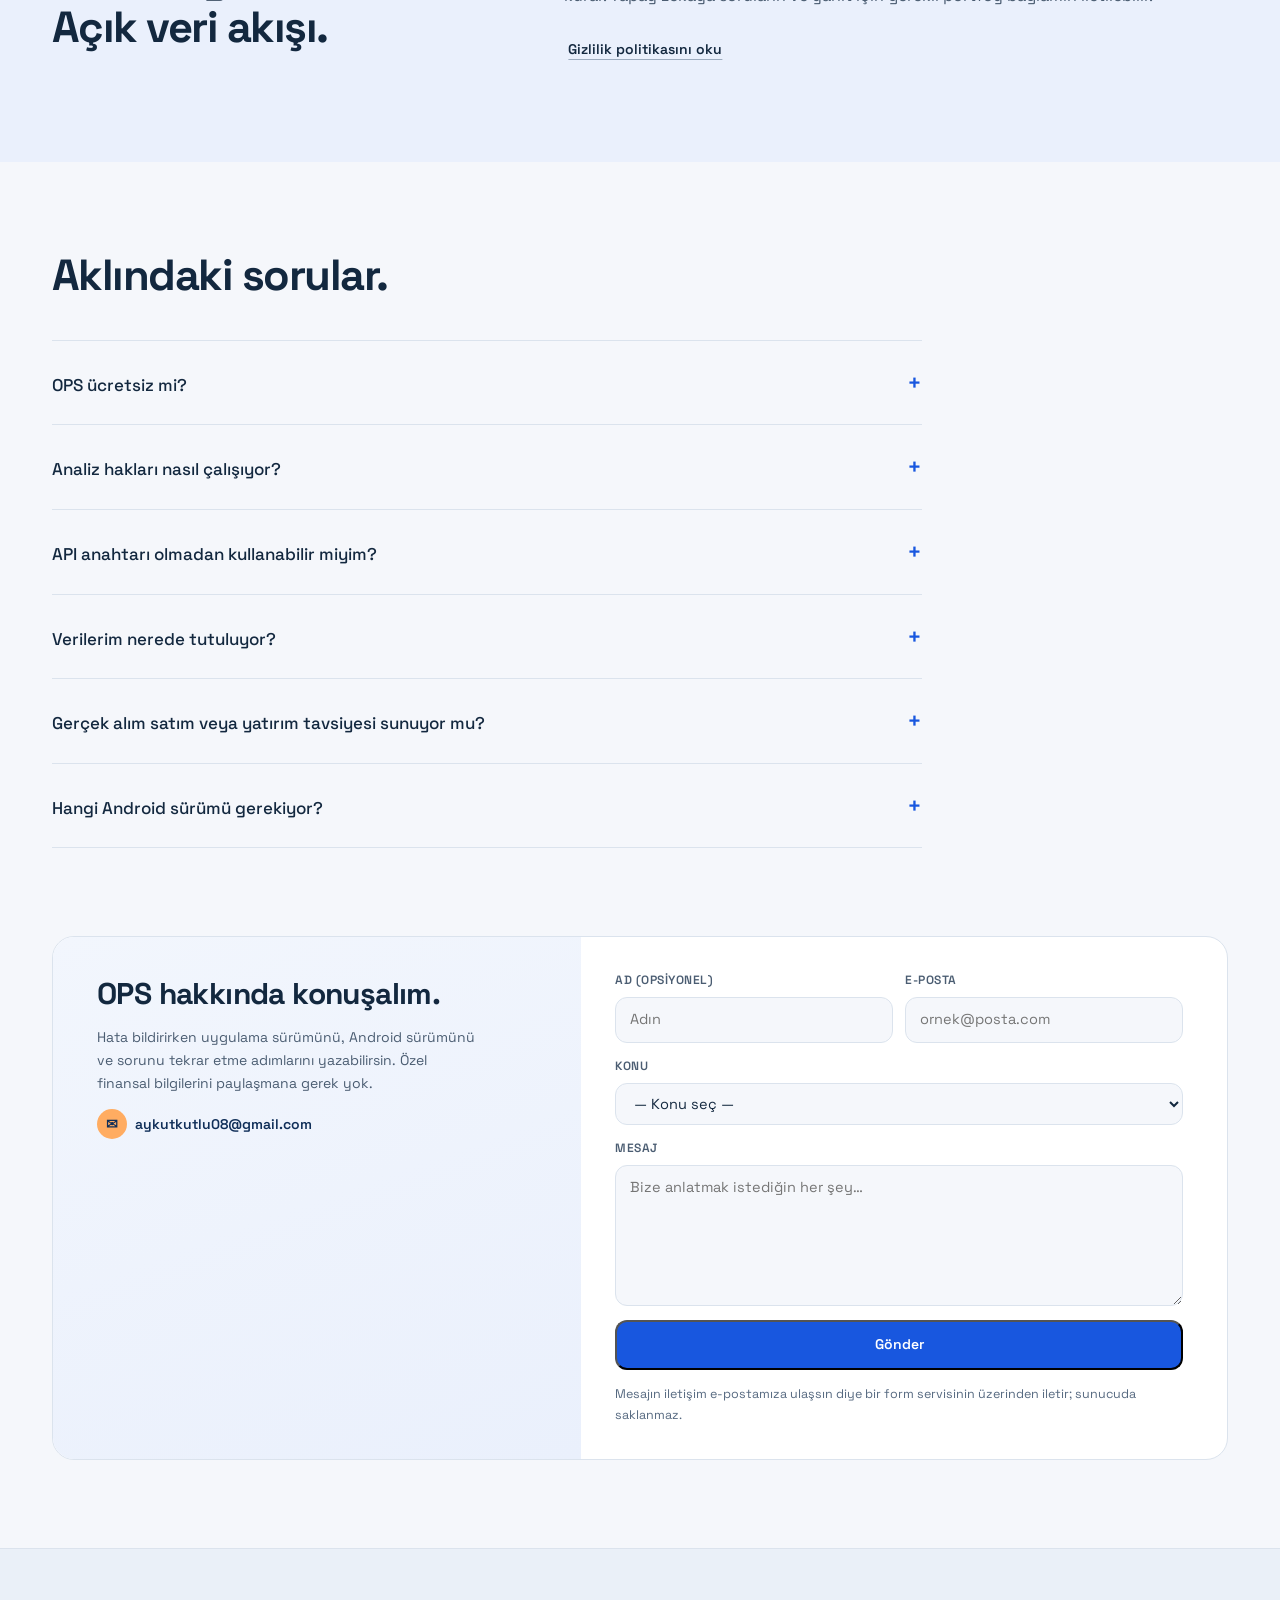
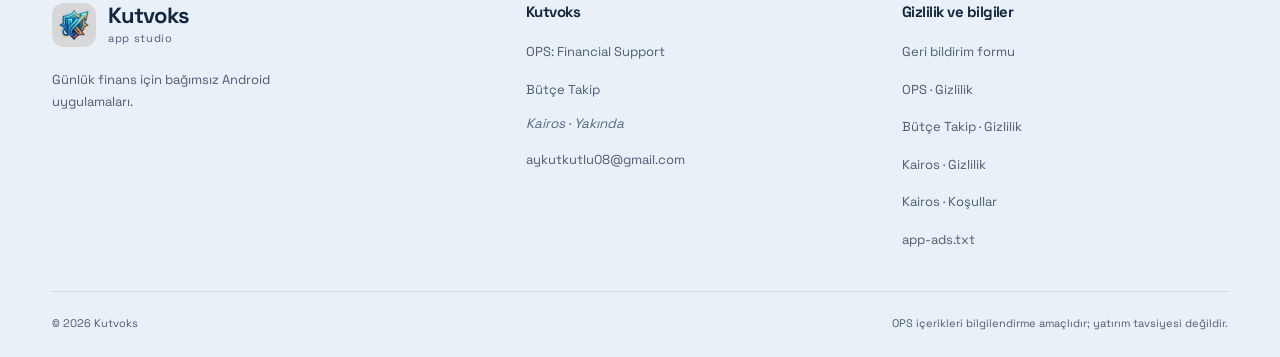
<file: ops.html>
<!DOCTYPE html>
<html lang="tr">
<head>
<meta charset="UTF-8">
<meta name="viewport" content="width=device-width, initial-scale=1.0">
<title>OPS: Financial Support — Özellikler ve Kullanım | Kutvoks</title>
<meta name="description" content="OPS: Financial Support; piyasa ve portföy takibi, teknik ve temel analiz, backtest, Monte Carlo, optimizasyon, yapay zekâ sohbeti ve sesli maskot sunar.">
<link rel="canonical" href="https://aykutkutlu.github.io/AykutKutlu/ops.html">
<meta property="og:title" content="OPS: Financial Support — Özellikler ve Kullanım | Kutvoks">
<meta property="og:description" content="OPS: Financial Support; piyasa ve portföy takibi, teknik ve temel analiz, backtest, Monte Carlo, optimizasyon, yapay zekâ sohbeti ve sesli maskot sunar.">
<meta property="og:type" content="website">
<meta property="og:url" content="https://aykutkutlu.github.io/AykutKutlu/ops.html">
<meta property="og:image" content="https://aykutkutlu.github.io/AykutKutlu/images/apps/ops-icon.png">
<meta name="twitter:card" content="summary_large_image">
<meta name="theme-color" content="#153c70">
<link rel="icon" type="image/png" href="images/kutvoks/kutvoks-icon.png">
<link rel="preconnect" href="https://fonts.googleapis.com">
<link rel="preconnect" href="https://fonts.gstatic.com" crossorigin>
<link href="https://fonts.googleapis.com/css2?family=Space+Grotesk:wght@400;500;600;700&display=swap" rel="stylesheet">
<link rel="stylesheet" href="styles.css">
</head>
<body class="product-page product-ops">
<a class="skip-link" href="#icerik">İçeriğe geç</a>
<header class="site-header" id="siteHeader">
<div class="wrap header-inner">
<a class="brand" href="index.html" aria-label="Kutvoks">
<img src="images/kutvoks/kutvoks-icon.png" alt="" width="44" height="44">
<span>
<b>Kutvoks</b>
<span>app studio</span>
</span>
</a>
<nav class="nav-links" aria-label="Ana menü">
<a href="index.html#uygulamalar">Uygulamalar</a>
<a href="index.html#hakkinda">Kutvoks hakkında</a>
<a href="index.html#iletisim">Destek</a>
</nav>
</div>
</header>
<nav class="subnav" aria-label="Sayfa bölümleri">
<div class="wrap">
<a href="#genel">Genel bakış</a>
<a href="#ozellikler">Tüm özellikler</a>
<a href="#kullanim">Kullanım koşulları</a>
<a href="#baslangic">Başlangıç</a>
<a href="#tanitim">Videolar</a>
<a href="#sss">SSS</a>
</div>
</nav>
<main id="icerik">
<section class="product-hero" id="genel">
<div class="wrap product-hero-grid">
<div>
<a class="back-link" href="index.html#uygulamalar">← Kutvoks uygulamaları</a>
<div class="product-name">
<img src="images/apps/ops-icon.png" alt="" width="52" height="52">
<span>OPS: Financial Support</span>
</div>
<h1>Piyasayı takip et. Olasılıkları keşfet.</h1>
<p class="hero-lead">Hisselerden kriptoya, portföyünden senaryo analizine: finansal verilerini keşfetmek için ihtiyacın olan araçlar ve konuşabileceğin bir OPS asistanı.</p>
<div class="app-meta">
<span>Android 8.0+</span>
<span>Türkçe / English</span>
<span>Reklam ve analiz hakları</span>
</div>
<div class="hero-actions">
<a class="btn btn-primary" href="https://play.google.com/store/apps/details?id=com.finanspro" target="_blank" rel="noopener noreferrer">Google Play'de aç</a>
<a class="btn btn-text" href="#tanitim">Tanıtımları izle</a>
</div>
<p class="small-note">Cihazına uygun sürümü ve güncellemeleri Google Play’de bulabilirsin.</p>
</div>
<figure class="product-hero-art ops-art">
<img src="images/ops/mood/coin-happy.png" alt="OPS maskotu" width="340" height="340" fetchpriority="high">
<figcaption>OPS — konuşan piyasa maskotun</figcaption>
</figure>
</div>
</section>
<section class="section catalog-section" id="ozellikler">
<div class="wrap">
<div class="section-heading">
<h2>Takipten analize, OPS’nin tüm araçları.</h2>
<p>İhtiyacın olan başlığa geç veya bütün özellikleri aşağıda incele.</p>
</div>
<nav class="feature-index" aria-label="Özellik başlıkları">
<a href="#piyasalar">Piyasa panosu ve varlık keşfi</a>
<a href="#portfoy">Portföy ve maliyet takibi</a>
<a href="#tarayici">Tarayıcı, karşılaştırma ve sektörler</a>
<a href="#modelleme">Modelleme ve stres senaryoları</a>
<a href="#backtest">Geçmiş verilerle strateji testi</a>
<a href="#simulasyon">Monte Carlo ve portföy optimizasyonu</a>
<a href="#asistan">Kendi sağlayıcınla yapay zekâ sohbeti</a>
<a href="#ses-widget">Konuşan maskot ve Android widget</a>
<a href="#haberler">Haber akışı ve haber etkisi</a>
<a href="#ayarlar">Dil, veri kaynağı ve kullanım ayarları</a>
</nav>
<div class="feature-catalog">
<article class="catalog-entry" id="piyasalar">
<h3>Piyasa panosu ve varlık keşfi</h3>
<div>
<p>BIST ve seçili uluslararası hisseleri, kriptoyu, endeksleri, döviz ve emtiayı bir arada incele.</p>
<ul>
<li>Endeks, döviz ve emtia özetleri; BIST ve kripto yükselen/düşen listeleri.</li>
<li>Varlık arama, favoriye ekleme ve favorilerden portföye geçiş.</li>
<li>Varlık detayında fiyat grafiği, teknik göstergeler ve temel oranlar.</li>
<li>Ülke seçerek veri tabanını genişletme, eksik verileri indirme ve onarma.</li>
</ul>
<p class="feature-note">Güncel fiyatlar ve yeni verilerin indirilmesi internet bağlantısı gerektirir. Kapsam ve güncellik veri sağlayıcısına bağlıdır.</p>
</div>
</article>
<article class="catalog-entry" id="portfoy">
<h3>Portföy ve maliyet takibi</h3>
<div>
<p>Varlıklarını adet ve ortalama maliyetle kaydet; toplam değerini ve kâr/zararını Türk lirası bazında gör.</p>
<ul>
<li>Sembol, varlık adı, adet ve ortalama maliyetle pozisyon ekleme.</li>
<li>Mevcut kayıtları düzenleme ve silme.</li>
<li>Toplam maliyet, güncel değer ve kâr/zarar özeti.</li>
<li>Yükselen/düşen pozisyon sayıları, çeşitlilik özeti ve varlık detayına geçiş.</li>
</ul>
</div>
</article>
<article class="catalog-entry" id="tarayici">
<h3>Tarayıcı, karşılaştırma ve sektörler</h3>
<div>
<p>Takip listeni sayısal göstergelerle incele; birden fazla varlığı ve sektörleri yan yana değerlendir.</p>
<ul>
<li>Tarayıcıda teknik ve model skorları.</li>
<li>En az iki sembol için fiyat, değişim, piyasa değeri ve temel oran karşılaştırması.</li>
<li>Sektörlerde varlık sayısı, ortalama değişim, F/K, PD/DD, ROE ve öne çıkan hisseler.</li>
<li>Farklı değerleme yöntemleri; kalite, risk, büyüme ve değerleme skorları; finansal sağlık göstergeleri.</li>
</ul>
<p class="feature-note">Karşılaştırma ve değerleme çalıştırmaları ayrı ayrı 1 analiz hakkı kullanır.</p>
</div>
</article>
<article class="catalog-entry" id="modelleme">
<h3>Modelleme ve stres senaryoları</h3>
<div>
<p>Farklı varsayımların sonuçlarını yerel hesaplanan modellerle incele.</p>
<ul>
<li>Lineer, momentum, EMA kesişimi ve birleşik model seçenekleri.</li>
<li>Tahmin grafikleri, risk istatistikleri ve model hata ölçütleri.</li>
<li>Faiz, enflasyon, resesyon ve benzeri stres senaryoları.</li>
</ul>
<p class="feature-note">Her çalıştırma 2 analiz hakkı kullanır. Bu istatistiksel araçlar için harici yapay zekâ anahtarı gerekmez; sonuçlar geleceği garanti etmez.</p>
</div>
</article>
<article class="catalog-entry" id="backtest">
<h3>Geçmiş verilerle strateji testi</h3>
<div>
<p>Bir strateji kur, geçmişte nasıl davrandığını işlem günlüğü ve risk ölçütleriyle incele.</p>
<ul>
<li>RSI, EMA ve hareketli ortalama tabanlı giriş/çıkış kuralları.</li>
<li>Başlangıç sermayesi seçimi ve sermaye eğrisi.</li>
<li>Getiri, yıllıklandırılmış getiri, maksimum düşüş ve Sharpe oranı.</li>
<li>Kazanma oranı, işlem sayısı ve işlem günlüğü.</li>
</ul>
<p class="feature-note">1 analiz hakkı ve yeterli geçmiş veri gerekir. Gerçek emir iletmez; geçmiş veri simülasyonudur.</p>
</div>
</article>
<article class="catalog-entry" id="simulasyon">
<h3>Monte Carlo ve portföy optimizasyonu</h3>
<div>
<p>Tek bir sonuç yerine olası fiyat yollarını, dağılımları ve portföy ağırlıklarını keşfet.</p>
<ul>
<li>63, 126, 252 veya 504 günlük simülasyon ufku.</li>
<li>1.000, 5.000 veya 10.000 simülasyon; yüzdelik dağılımlar ve örnek fiyat yolları.</li>
<li>Maksimum Sharpe, minimum risk ve maksimum getiri hedefleri.</li>
<li>Varlık ağırlığı önerileri ve etkin sınır görünümü.</li>
</ul>
<p class="feature-note">Monte Carlo ve optimizasyonun her çalıştırması 2 analiz hakkı kullanır. Veri yeterliliğine ve seçtiğin varsayımlara bağlıdır.</p>
</div>
</article>
<article class="catalog-entry" id="asistan">
<h3>Kendi sağlayıcınla yapay zekâ sohbeti</h3>
<div>
<p>Piyasa verileri ve uygun bağlamla desteklenen sorularını OPS'ye sor.</p>
<ul>
<li>OpenAI, Gemini, DeepSeek, Kimi/Moonshot, Ollama Cloud veya özel uyumlu uç nokta.</li>
<li>Sağlayıcı/model seçimi ve akış halinde yanıtlar.</li>
<li>Gerektiğinde portföy, favoriler, piyasa ve sohbet bağlamı.</li>
<li>Sağlayıcı hata ve kota bilgilerinin gösterilmesi; sağlayıcı kurulmadan sınırlı demo yanıtları.</li>
</ul>
<p class="feature-note">İnternet, sağlayıcı yapılandırması ve sağlayıcıya göre kendi API anahtarın gerekir. Soruların ve gereken bağlam seçtiğin sağlayıcıya iletilir; onun ücret/kota koşulları geçerlidir.</p>
</div>
</article>
<article class="catalog-entry" id="ses-widget">
<h3>Konuşan maskot ve Android widget</h3>
<div>
<p>OPS'yle sesli iletişim kur; ana ekranından portföy durumuna veya sohbete ulaş.</p>
<ul>
<li>Konuşmayı metne çevirme, metin balonunda yanıt ve yanıtı seslendirme.</li>
<li>Seslendirmeyi kapatma seçeneği.</li>
<li>Ana ekran widget'ından uygulamayı açma, sesli sohbet ve portföy durumu.</li>
<li>Portföyün günlük yönüne tepki veren animasyonlar; gündüz hareketleri ve gece uyku durumu.</li>
</ul>
<p class="feature-note">Sesli giriş mikrofon izni ve Android konuşma hizmetini kullanır. Konuşma tanıma ve seslendirme hizmetine göre ağ bağlantısı gerekebilir. Tam sesli sohbet, yapılandırılmış yapay zekâ sağlayıcısı, internet ve sağlayıcının kullanım koşullarına bağlıdır.</p>
</div>
</article>
<article class="catalog-entry" id="haberler">
<h3>Haber akışı ve haber etkisi</h3>
<div>
<p>Finans gündemini oku; bir haberin olası varlık ve portföy etkisini senaryolarla incele.</p>
<ul>
<li>RSS haber akışı ve sentiment göstergeleri.</li>
<li>Haber/olay seçerek etki analizi; yön, büyüklük ve güven göstergeleri.</li>
<li>Portföy etkisi hesapları ve tarihsel örneklerle Replay Test.</li>
</ul>
<p class="feature-note">Haber indirme internet gerektirir. Haber Etkisi analizi harici yapay zekâ sağlayıcısı ve 2 analiz hakkı kullanır; kesin fiyat etkisi vaat etmez.</p>
</div>
</article>
<article class="catalog-entry" id="ayarlar">
<h3>Dil, veri kaynağı ve kullanım ayarları</h3>
<div>
<p>Uygulamayı ve veri kapsamını ihtiyaçlarına göre düzenle.</p>
<ul>
<li>Türkçe/İngilizce uygulama içi dil seçimi.</li>
<li>Hesap zorunluluğu olmadan yerel kullanım; isteğe bağlı Google ile giriş.</li>
<li>Seçili ülkelerin verilerini indirme ve veri onarımı.</li>
<li>Kendi anahtarlarınla isteğe bağlı Twelve Data ve Alpha Vantage veri kaynakları.</li>
<li>Bildirim açma/kapatma; Android bildirim ve tam alarm izinlerini yönetme.</li>
</ul>
<p class="feature-note">Veri sağlayıcısının kendi aboneliği ve koşulları geçerlidir. Google ile giriş portföyünü buluta taşımaz; portföy kayıtları cihazında tutulur.</p>
</div>
</article>
</div>
</div>
</section>
<section class="section usage-section" id="kullanim">
<div class="wrap">
<div class="section-heading">
<h2>Analiz hakları nasıl çalışır?</h2>
<p>Piyasa ve portföy takibinin yanında bazı analizler hak kullanır. Harici sağlayıcıların ücretleri bu haklardan ayrıdır.</p>
</div>
<div class="table-scroll" role="region" aria-label="Kullanım koşulları tablosu" tabindex="0">
<table class="comparison-table">
<caption>OPS analiz hakları</caption>
<thead>
<tr>
<th scope="col">İşlem</th>
<th scope="col">Koşul</th>
</tr>
</thead>
<tbody>
<tr>
<th scope="row">Karşılaştırma · Değerleme · Backtest</th>
<td>Her çalıştırma 1 hak</td>
</tr>
<tr>
<th scope="row">Modelleme · Monte Carlo · Optimizasyon · Haber Etkisi</th>
<td>Her çalıştırma 2 hak</td>
</tr>
<tr>
<th scope="row">Başlangıç / kapasite</th>
<td>20 hak</td>
</tr>
<tr>
<th scope="row">Haklar sıfırlandığında</th>
<td>2 saat sonra yenilenme</td>
</tr>
<tr>
<th scope="row">Ödüllü reklam</th>
<td>Mevcut hakları 20’ye tamamlama</td>
</tr>
<tr>
<th scope="row">Yapay zekâ ve opsiyonel veri sağlayıcıları</th>
<td>Sağlayıcının ayrı anahtar, kota ve ücret koşulları</td>
</tr>
</tbody>
</table>
</div>
<p class="small-note">Analiz sonuçları veri ve varsayımlara bağlıdır; yatırım tavsiyesi veya gelecekteki sonuç garantisi değildir.</p>
</div>
</section>
<section class="section" id="baslangic">
<div class="wrap">
<div class="section-heading">
<h2>Üç adımda başla.</h2>
</div>
<ol class="steps">
<li>
<h3>Piyasalarını seç</h3>
<p>İlk kurulumda takip etmek istediğin ülkeleri seç, varlıkları ara ve favorilerini oluştur.</p>
</li>
<li>
<h3>Portföyünü ekle</h3>
<p>Adet ve ortalama maliyetini kaydet. Toplam değerini ve kâr/zararını incele.</p>
</li>
<li>
<h3>Araçlarını keşfet</h3>
<p>Yerel analizlerle başla. Sohbet veya Haber Etkisi için tercih ettiğin sağlayıcıyı bağla.</p>
</li>
</ol>
</div>
</section>
<section class="section videos-section" id="tanitim">
<div class="wrap">
<div class="section-heading">
<h2>OPS tanıtım serisi.</h2>
<p>İki yeni tanıtım filmi ve projenin ilk Shorts videosu. Oynatıcı yüklenmezse her videonun altındaki YouTube bağlantısını kullanabilirsin.</p>
</div>
<div class="video-gallery">
<article class="video-card">
<div class="video-frame">
<iframe src="https://www.youtube-nocookie.com/embed/zaQTnNX64Eg" title="OPS dikkatinizi dağıtabilir!" width="640" height="360" loading="lazy" referrerpolicy="strict-origin-when-cross-origin" allow="accelerometer; encrypted-media; gyroscope; picture-in-picture; web-share; fullscreen" allowfullscreen>
</iframe>
</div>
<div class="video-caption">
<h3>OPS dikkatinizi dağıtabilir!</h3>
<a href="https://www.youtube.com/watch?v=zaQTnNX64Eg" target="_blank" rel="noopener noreferrer">YouTube'da aç<span aria-hidden="true"> ↗</span>
</a>
</div>
</article>
<article class="video-card video-short">
<div class="video-frame">
<iframe src="https://www.youtube-nocookie.com/embed/CSgLeQA-TLk" title="OPS sevdiklerinizle daha çok vakit geçirin!" width="360" height="640" loading="lazy" referrerpolicy="strict-origin-when-cross-origin" allow="accelerometer; encrypted-media; gyroscope; picture-in-picture; web-share; fullscreen" allowfullscreen>
</iframe>
</div>
<div class="video-caption">
<h3>OPS sevdiklerinizle daha çok vakit geçirin!</h3>
<a href="https://www.youtube.com/watch?v=CSgLeQA-TLk" target="_blank" rel="noopener noreferrer">YouTube'da aç<span aria-hidden="true"> ↗</span>
</a>
</div>
</article>
<article class="video-card video-short">
<div class="video-frame">
<iframe src="https://www.youtube-nocookie.com/embed/5iqZ6PtnM9A" title="OPS — İlk tanıtım · Shorts" width="360" height="640" loading="lazy" referrerpolicy="strict-origin-when-cross-origin" allow="accelerometer; encrypted-media; gyroscope; picture-in-picture; web-share; fullscreen" allowfullscreen>
</iframe>
</div>
<div class="video-caption">
<h3>İlk tanıtım · Shorts</h3>
<a href="https://www.youtube.com/watch?v=5iqZ6PtnM9A" target="_blank" rel="noopener noreferrer">YouTube'da aç<span aria-hidden="true"> ↗</span>
</a>
</div>
</article>
</div>
<p class="small-note">Videolar YouTube tarafından sunulur. Otomatik oynatma kullanılmaz.</p>
</div>
</section>
<section class="section mascot-section" id="ops-maskot">
<div class="wrap">
<div class="section-heading">
<h2>OPS’nin bir karakteri var.</h2>
<p>Sesli sohbetten ana ekran widget’ına, OPS günlük takibine hareketleriyle eşlik eder.</p>
</div>
<div class="moods">
<figure>
<img src="images/ops/mood/coin-idle.png" alt="OPS maskotu: Sakin" width="128" height="128" loading="lazy">
<figcaption>Sakin</figcaption>
</figure>
<figure>
<img src="images/ops/mood/coin-happy.png" alt="OPS maskotu: Mutlu" width="128" height="128" loading="lazy">
<figcaption>Mutlu</figcaption>
</figure>
<figure>
<img src="images/ops/mood/coin-thinking.png" alt="OPS maskotu: Düşünüyor" width="128" height="128" loading="lazy">
<figcaption>Düşünüyor</figcaption>
</figure>
<figure>
<img src="images/ops/mood/coin-alert.png" alt="OPS maskotu: Alarmda" width="128" height="128" loading="lazy">
<figcaption>Alarmda</figcaption>
</figure>
<figure>
<img src="images/ops/mood/coin-sleeping.png" alt="OPS maskotu: Uyuyor" width="128" height="128" loading="lazy">
<figcaption>Uyuyor</figcaption>
</figure>
<figure>
<img src="images/ops/mood/coin-listening.png" alt="OPS maskotu: Dinliyor" width="128" height="128" loading="lazy">
<figcaption>Dinliyor</figcaption>
</figure>
</div>
</div>
</section>
<section class="section privacy-section">
<div class="wrap privacy-grid">
<h2>Yerel kayıtlar.<br>Açık veri akışı.</h2>
<div>
<p>Portföy ve uygulama kayıtların cihazında saklanır. Güncel piyasa verileri, isteğe bağlı Google ile giriş, reklamlar ve yapay zekâ/ses özellikleri ilgili harici hizmetlerle bağlantı kurar. Yapay zekâya soruların ve yanıt için gerekli portföy bağlamın iletilebilir.</p>
<a class="btn btn-text" href="gizlilik.html">Gizlilik politikasını oku</a>
</div>
</div>
</section>
<section class="section" id="sss">
<div class="wrap">
<div class="section-heading">
<h2>Aklındaki sorular.</h2>
</div>
<div class="faq">
<details>
<summary>OPS ücretsiz mi?</summary>
<p>Uygulamada reklamlar ve analiz hakkı sistemi bulunur. Bazı analizler 1 veya 2 hak kullanır. Harici yapay zekâ ve veri sağlayıcılarının kendi ücret ve kota koşulları olabilir.</p>
</details>
<details>
<summary>Analiz hakları nasıl çalışıyor?</summary>
<p>Kapasite 20 haktır. Karşılaştırma, değerleme ve backtest 1; modelleme, Monte Carlo, optimizasyon ve Haber Etkisi 2 hak kullanır. Haklar sıfırlandığında 2 saat sonra yenilenir; ödüllü reklam mevcut hakları 20'ye tamamlar.</p>
</details>
<details>
<summary>API anahtarı olmadan kullanabilir miyim?</summary>
<p>Piyasa ve portföy ekranları ile yerel istatistiksel analizler harici yapay zekâ anahtarı gerektirmez. Tam sohbet ve Haber Etkisi için uygun bir sağlayıcı yapılandırılmalıdır; sağlayıcı kurulmadan sınırlı demo yanıtları gösterilir.</p>
</details>
<details>
<summary>Verilerim nerede tutuluyor?</summary>
<p>Portföy, favoriler ve sohbet kayıtları yerel veritabanında saklanır. Yapay zekâyı kullandığında soruların, sohbet geçmişin ve yanıt için gereken portföy/favori bağlamı seçtiğin sağlayıcıya iletilebilir. Google ile giriş, reklamlar, piyasa ve ses hizmetleri de ilgili harici servislerle bağlantı kurar.</p>
</details>
<details>
<summary>Gerçek alım satım veya yatırım tavsiyesi sunuyor mu?</summary>
<p>Hayır. OPS bir takip ve analiz uygulamasıdır; aracı kurum üzerinden emir iletmez. Analiz, simülasyon ve asistan içerikleri bilgilendirme amaçlıdır; yatırım kararı veya gelecekteki sonuç garantisi değildir.</p>
</details>
<details>
<summary>Hangi Android sürümü gerekiyor?</summary>
<p>Android 8.0 ve üzeri gerekir. Cihazına uygun sürüm ve güncellemeler için Google Play sayfasını kontrol edebilirsin.</p>
</details>
</div>
</div>
</section>
<section class="section contact-section">
<div class="wrap">
<div class="contact-panel">
<div class="contact-intro">
<h2>OPS hakkında konuşalım.</h2>
<p>Hata bildirirken uygulama sürümünü, Android sürümünü ve sorunu tekrar etme adımlarını yazabilirsin. Özel finansal bilgilerini paylaşmana gerek yok.</p>
<a class="contact-mail" href="mailto:aykutkutlu08@gmail.com">
<span aria-hidden="true">✉</span>
<span>aykutkutlu08@gmail.com</span>
</a>
</div>
<form class="contact-form" data-feedback action="https://formsubmit.co/ajax/5dbe9cf6a213ac34c2375538c0dbeff2" method="POST" novalidate>
<input type="hidden" name="_subject" value="Kutvoks web — geri bildirim">
<input type="hidden" name="_template" value="table">
<input type="hidden" name="_origin" value="web">
<input type="text" name="_honey" tabindex="-1" autocomplete="off" aria-hidden="true" class="honey">
<div class="field-row">
<div class="field">
<label for="fbName" data-i18n="form.name">Ad (opsiyonel)</label>
<input id="fbName" name="name" type="text" autocomplete="name" maxlength="80" data-i18n-ph="form.namePh" placeholder="Adın">
</div>
<div class="field">
<label for="fbEmail" data-i18n="form.email">E-posta</label>
<input id="fbEmail" name="email" type="email" autocomplete="email" required maxlength="160" placeholder="ornek@posta.com">
</div>
</div>
<div class="field">
<label for="fbTopic" data-i18n="form.topic">Konu</label>
<select id="fbTopic" name="topic" required>
<option value="" data-i18n="form.topicPick">— Konu seç —</option>
<option value="t1" data-i18n="form.topic1">Geri bildirim</option>
<option value="t2" data-i18n="form.topic2">Hata bildirimi</option>
<option value="t3" data-i18n="form.topic3">İş birliği / Fikir</option>
<option value="t4" data-i18n="form.topic4">Diğer</option>
</select>
</div>
<div class="field">
<label for="fbMsg" data-i18n="form.msg">Mesaj</label>
<textarea id="fbMsg" name="message" rows="5" required maxlength="4000" data-i18n-ph="form.msgPh" placeholder="Bize anlatmak istediğin her şey…"></textarea>
</div>
<button class="btn btn-primary" type="submit">
<span data-i18n="form.send">Gönder</span>
</button>
<p class="form-note" data-i18n="form.note">Mesajın iletişim e-postamıza ulaşsın diye bir form servisinin üzerinden iletir; sunucuda saklanmaz.</p>
<p class="form-status" data-feedback-status role="status" aria-live="polite" hidden>
</p>
</form>
</div>
</div>
</section>
</main>
<footer class="site-footer">
<div class="wrap">
<div class="footer-grid">
<div class="footer-col footer-brand">
<a class="brand" href="index.html">
<img src="images/kutvoks/kutvoks-icon.png" alt="" width="44" height="44">
<span>
<b>Kutvoks</b>
<span>app studio</span>
</span>
</a>
<p>Günlük finans için bağımsız Android uygulamaları.</p>
</div>
<div class="footer-col">
<h3>Kutvoks</h3>
<a href="ops.html">OPS: Financial Support</a>
<a href="butce-takip.html">Bütçe Takip</a>
<span class="soon-label">Kairos · Yakında</span>
<a href="mailto:aykutkutlu08@gmail.com">aykutkutlu08@gmail.com</a>
</div>
<div class="footer-col">
<h3>Gizlilik ve bilgiler</h3>
<a href="index.html#iletisim">Geri bildirim formu</a>
<a href="gizlilik.html">OPS · Gizlilik</a>
<a href="butce-gizlilik.html">Bütçe Takip · Gizlilik</a>
<a href="kairos-gizlilik.html">Kairos · Gizlilik</a>
<a href="kairos-kosullar.html">Kairos · Koşullar</a>
<a href="app-ads.txt">app-ads.txt</a>
</div>
</div>
<div class="footer-bottom">
<span>© 2026 Kutvoks</span>
<span>OPS içerikleri bilgilendirme amaçlıdır; yatırım tavsiyesi değildir.</span>
</div>
</div>
</footer>
<script src="lang.js" defer>
</script>
</body>
</html>
</file>
<file: styles.css>
/* Kutvoks: existing blue/navy/orange identity, rebuilt around its two products. */
:root {
  --ink:#13283f;
  --ink-soft:#4b5d72;
  --ink-faint:#566980;
  --bg:#f5f7fb;
  --surface:#fff;
  --surface-blue:#eaf0fc;
  --line:#dbe3ed;
  --blue:#1857df;
  --blue-deep:#123eab;
  --navy:#102f59;
  --orange:#ffac61;
  --radius:20px;
  --wrap:1240px;
  --shadow:0 14px 38px rgb(16 47 89 / 10%);
}

* {
  box-sizing:border-box;
}

html {
  scroll-behavior:smooth;
  scroll-padding-top:160px;
  scrollbar-color:#8c9fba var(--bg);
}

body {
  margin:0;
  background:var(--bg);
  color:var(--ink);
  font-family:"Space Grotesk","Segoe UI",sans-serif;
  line-height:1.65;
  -webkit-font-smoothing:antialiased;
}

::selection {
  background:#c4d6ff;
  color:#102f59;
}

img {
  display:block;
  max-width:100%;
  height:auto;
}

a {
  color:var(--blue);
  text-decoration-thickness:1px;
  text-underline-offset:5px;
}

button,a {
  -webkit-tap-highlight-color:transparent;
}

button {
  font:inherit;
  cursor:pointer;
}

a:focus-visible,button:focus-visible,summary:focus-visible,[tabindex]:focus-visible {
  outline:3px solid var(--blue);
  outline-offset:5px;
}

[hidden] {
  display:none!important;
}

h1,h2,h3,h4 {
  line-height:1.15;
  letter-spacing:-.035em;
  text-wrap:balance;
}

h1,h2,h3,h4,p {
  margin-top:0;
}

h2 {
  font-size:clamp(30px,3.4vw,46px);
}

h3 {
  font-size:24px;
}

p {
  max-width:70ch;
}

.wrap {
  width:100%;
  max-width:var(--wrap);
  padding-inline:32px;
  margin-inline:auto;
}

.section {
  padding-block:88px;
}

.text-blue {
  color:var(--blue);
}

.small-note,.platform-note {
  color:var(--ink-faint);
  font-size:13px;
  line-height:1.6;
}

.small-note {
  margin-top:18px;
}

.skip-link {
  position:fixed;
  left:20px;
  top:-100px;
  z-index:100;
  padding:14px 22px;
  background:var(--blue);
  color:white;
  border-radius:10px;
}

.skip-link:focus {
  top:12px;
}

.site-header {
  position:sticky;
  top:0;
  z-index:30;
  background:var(--bg);
  border-bottom:1px solid var(--line);
}

.header-inner,.site-header>.wrap {
  min-height:88px;
  display:flex;
  align-items:center;
  gap:30px;
}

.brand {
  display:flex;
  align-items:center;
  flex-shrink:0;
  gap:12px;
  color:var(--ink);
  text-decoration:none;
}

.brand img {
  width:44px;
  height:44px;
  border-radius:12px;
  object-fit:cover;
}

.brand b {
  display:block;
  font-size:22px;
  line-height:1.15;
  letter-spacing:-.04em;
}

.brand>span>span {
  display:block;
  color:var(--ink-soft);
  font-size:11px;
  letter-spacing:.06em;
}

.nav-links {
  display:flex;
  gap:26px;
  align-items:center;
  margin-left:auto;
}

.nav-links a {
  color:var(--ink-soft);
  font-size:14px;
  text-decoration:none;
  padding-block:12px;
}

.nav-links a:hover {
  color:var(--blue);
  text-decoration:underline;
}

.lang-toggle {
  display:flex;
  gap:2px;
  padding:4px;
  border:1px solid var(--line);
  border-radius:12px;
}

.lang-opt {
  border:0;
  border-radius:8px;
  min-width:40px;
  min-height:36px;
  background:transparent;
  color:var(--ink-soft);
  font-size:12px;
  font-weight:700;
}

.lang-opt.active {
  color:white;
  background:var(--navy);
}

.btn {
  display:inline-flex;
  align-items:center;
  justify-content:center;
  min-height:48px;
  gap:10px;
  padding:13px 23px;
  border-radius:12px;
  font-weight:600;
  font-size:14px;
  line-height:1.4;
  text-decoration:none;
  transition:background .2s,transform .2s;
}

.btn:hover {
  transform:translateY(-2px);
}

.btn-primary {
  background:var(--blue);
  color:white;
}

.btn-primary:hover {
  background:var(--blue-deep);
}

.btn-text {
  color:var(--ink);
  padding-inline:4px;
  border-radius:2px;
  text-decoration:underline;
  text-decoration-color:#9cabbe;
}

.btn-text:hover {
  color:var(--blue);
}

.hero-actions,.story-actions {
  display:flex;
  flex-wrap:wrap;
  gap:20px;
  align-items:center;
}

.hero-lead {
  color:var(--ink-soft);
  font-size:18px;
  line-height:1.75;
  max-width:52ch;
}

.studio-hero {
  padding-block:66px 76px;
}

.hero-grid {
  display:grid;
  grid-template-columns:1.08fr 1fr;
  gap:44px;
  align-items:center;
}

.hero-copy h1 {
  font-size:clamp(44px,5.2vw,70px);
  letter-spacing:-.04em;
  line-height:1.07;
  margin-bottom:28px;
}

.hero-copy .hero-lead {
  margin-bottom:30px;
  font-size:17px;
}

.platform-note {
  margin:28px 0 0;
}

.hero-products {
  display:grid;
  grid-template-columns:1fr 1fr;
  align-items:start;
  gap:16px;
}

.product-exhibit {
  min-width:0;
  height:410px;
  border-radius:24px;
  overflow:hidden;
  position:relative;
  text-decoration:none;
  display:flex;
  flex-direction:column;
  transition:transform .3s;
}

.product-exhibit:hover {
  transform:translateY(-7px);
}

.exhibit-ops {
  background:var(--navy);
  color:white;
}

.exhibit-budget {
  background:#e5eafa;
  color:var(--ink);
  margin-top:38px;
}

.exhibit-title {
  display:flex;
  align-items:center;
  gap:8px;
  padding:20px 16px;
  position:relative;
  z-index:2;
}

.exhibit-title img {
  height:34px;
  width:34px;
  object-fit:cover;
  border-radius:9px;
}

.exhibit-title strong {
  font-size:14px;
  letter-spacing:-.025em;
}

.exhibit-title>span {
  margin-left:auto;
  font-size:20px;
}

.hero-mascot {
  width:100%;
  height:220px;
  object-fit:contain;
  padding:7px;
  margin-block:auto;
}

.exhibit-bottom {
  margin-top:auto;
  padding:20px 18px 24px;
  position:relative;
  background:inherit;
  z-index:2;
}

.exhibit-bottom h2 {
  font-size:22px;
  margin-bottom:8px;
  letter-spacing:-.035em;
}

.exhibit-bottom p {
  font-size:11px;
  margin:0;
  opacity:.85;
}

.hero-budget-screen {
  width:76%;
  height:227px;
  overflow:hidden;
  margin-inline:auto;
  border-radius:17px 17px 0 0;
  border:5px solid #1c243a;
  border-bottom:none;
}

.hero-budget-screen img {
  width:100%;
}

.section-heading {
  margin-bottom:40px;
  max-width:790px;
}

.section-heading h2 {
  margin-bottom:16px;
}

.section-heading p {
  color:var(--ink-soft);
  margin-bottom:0;
}

.heading-inline {
  display:flex;
  max-width:none;
  justify-content:space-between;
  align-items:end;
  gap:24px;
}

.heading-inline>div {
  max-width:700px;
}

.heading-inline>a {
  flex-shrink:0;
}

.products-section {
  background:var(--surface);
  border-block:1px solid var(--line);
}

.product-story {
  display:grid;
  grid-template-columns:.8fr 1.5fr;
  gap:70px;
  padding-block:44px;
  border-top:1px solid var(--line);
}

.product-story:last-child {
  padding-bottom:0;
}

.story-identity {
  align-self:start;
  display:grid;
  grid-template-columns:auto 1fr;
  column-gap:16px;
  align-items:center;
}

.story-identity img {
  grid-row:span 2;
  width:68px;
  height:68px;
  border-radius:17px;
}

.story-identity h3 {
  font-size:23px;
  margin:0 0 4px;
}

.story-identity>span {
  font-size:12px;
  color:var(--ink-soft);
}

.story-body h4 {
  font-size:30px;
  margin-bottom:16px;
}

.story-body>p {
  color:var(--ink-soft);
}

.story-features {
  display:flex;
  flex-wrap:wrap;
  gap:8px;
  list-style:none;
  padding:0;
  margin:24px 0;
}

.story-features li {
  border-radius:8px;
  padding:7px 12px;
  color:#254986;
  background:#eaf0fc;
  font-size:12px;
}

.story-butce .story-features li {
  color:#513d88;
  background:#f0ebfa;
}

/* ---------- Kairos teaser (coming soon) ---------- */
.story-kairos .story-features li {
  color:#8a6a1f;
  background:#fdf3dd;
}

.story-kairos .story-identity img {
  border-radius:14px;
}

.soon-badge {
  display:inline-block;
  font-size:11px;
  font-weight:700;
  letter-spacing:0.08em;
  text-transform:uppercase;
  color:#6b4d0c;
  background:linear-gradient(160deg, #ffe9bf 0%, #ffdf9e 100%);
  border:1px solid #ecd189;
  border-radius:999px;
  padding:3px 10px;
  transform:translateY(-1px);
}

.footer-col .soon-label {
  font-size:13.5px;
  color:var(--ink-faint);
  font-style:italic;
}

.story-actions {
  gap:24px;
}

.story-body .small-note {
  margin-bottom:0;
  font-size:12px;
}

.journey-section {
  background:#eaf0fc;
}

.journey-controls {
  display:inline-flex;
  gap:4px;
  border:1px solid #bfcfe9;
  padding:5px;
  border-radius:14px;
  margin-bottom:34px;
}

.journey-controls button {
  min-height:44px;
  padding:10px 28px;
  border:none;
  border-radius:10px;
  color:#2f4b73;
  background:transparent;
  font-weight:600;
  font-size:14px;
}

.journey-controls button[aria-pressed="true"] {
  background:var(--navy);
  color:white;
}

.journey-panel>h3 {
  font-size:24px;
  margin-bottom:28px;
}

.journey-panel+.journey-panel {
  margin-top:36px;
}

.steps {
  display:grid;
  grid-template-columns:repeat(3,minmax(0,1fr));
  gap:40px;
  list-style:none;
  padding:0;
  margin:0;
  counter-reset:steps;
}

.steps li {
  border-top:1px solid #bfcce0;
  padding-top:22px;
  counter-increment:steps;
}

.steps li::before {
  content:counter(steps);
  display:block;
  width:30px;
  height:30px;
  line-height:30px;
  text-align:center;
  color:var(--blue);
  border:1px solid #bfcce0;
  border-radius:50%;
  font-size:12px;
  margin-bottom:20px;
}

.steps h3,.steps h4 {
  font-size:20px;
  margin-bottom:12px;
}

.steps p {
  color:var(--ink-soft);
  font-size:14px;
}

.journey-panel>a {
  margin-top:26px;
}

.home-videos {
  background:var(--navy);
  color:#fff;
}

.home-videos .section-heading p {
  color:#c3d3e9;
}

.home-videos a {
  color:#fff;
}

.home-videos a:focus-visible {
  outline-color:var(--orange);
}

.home-video-grid {
  display:grid;
  grid-template-columns:minmax(0, 256fr) minmax(0, 81fr);
  gap:28px;
}

.video-card {
  min-width:0;
}

.video-frame {
  background:#0b203d;
  aspect-ratio:16/9;
  border-radius:16px;
  overflow:hidden;
}

.video-frame iframe {
  display:block;
  border:none;
  width:100%;
  height:100%;
}

.video-caption {
  display:flex;
  flex-wrap:wrap;
  align-items:start;
  justify-content:space-between;
  gap:16px;
  margin-top:16px;
}

.video-caption h3 {
  font-size:18px;
  margin:0;
}

.video-caption a {
  font-size:12px;
  white-space:nowrap;
}

.about-grid {
  display:grid;
  grid-template-columns:1fr 1fr;
  gap:90px;
}

.about-grid>div>p {
  color:var(--ink-soft);
}

.about-principles>div {
  padding-block:24px;
  border-top:1px solid var(--line);
}

.about-principles>div:first-child {
  padding-top:0;
  border-top:0;
}

.about-principles h3 {
  font-size:20px;
  margin-bottom:10px;
}

.about-principles p {
  color:var(--ink-soft);
  font-size:14px;
  margin-bottom:0;
}

.contact-section {
  padding-top:0;
}

.contact-box {
  display:flex;
  gap:40px;
  justify-content:space-between;
  align-items:center;
  border:1px solid var(--line);
  background:var(--surface);
  padding:40px 44px;
  border-radius:22px;
}

/* ---------- Contact panel: intro + feedback form ---------- */
.contact-panel {
  display:grid;
  grid-template-columns:0.9fr 1.1fr;
  gap:0;
  border:1px solid var(--line);
  background:var(--surface);
  border-radius:22px;
  overflow:hidden;
}

.contact-intro {
  padding:40px 34px 40px 44px;
  background:linear-gradient(160deg, #f2f6fd 0%, #eaf0fc 100%);
  display:flex;
  flex-direction:column;
  gap:14px;
}

.contact-intro h2 {
  font-size:30px;
  margin:0;
  letter-spacing:-0.02em;
}

.contact-intro p {
  color:var(--ink-soft);
  font-size:14px;
  margin:0;
  max-width:42ch;
}

.contact-mail {
  display:inline-flex;
  align-items:center;
  gap:8px;
  font-weight:600;
  font-size:14px;
  color:var(--navy);
  text-decoration:none;
  word-break:break-all;
}

.contact-mail [aria-hidden] {
  display:grid;
  place-items:center;
  width:30px;
  height:30px;
  border-radius:50%;
  background:var(--orange);
  color:var(--navy);
  flex:none;
}

.contact-mail:hover {
  text-decoration:underline;
  text-underline-offset:3px;
}

.contact-points {
  list-style:none;
  margin:6px 0 0;
  padding:0;
  display:grid;
  gap:8px;
}

.contact-points li {
  display:flex;
  gap:10px;
  font-size:14px;
  color:var(--ink-soft);
  align-items:baseline;
}

.contact-points li::before {
  content:"✓";
  color:var(--blue);
  font-weight:700;
  flex:none;
}

.contact-form {
  padding:34px 44px 34px 34px;
  display:flex;
  flex-direction:column;
  gap:14px;
}

.contact-form .field-row {
  display:grid;
  grid-template-columns:1fr 1fr;
  gap:12px;
}

.contact-form .field {
  display:flex;
  flex-direction:column;
  gap:6px;
  min-width:0;
}

.contact-form label {
  font-size:12px;
  font-weight:600;
  letter-spacing:0.04em;
  color:var(--ink-soft);
  text-transform:uppercase;
}

.contact-form input,
.contact-form select,
.contact-form textarea {
  font:inherit;
  font-size:14.5px;
  color:var(--ink);
  background:var(--bg);
  border:1px solid var(--line);
  border-radius:12px;
  padding:10px 14px;
  width:100%;
  transition:border-color .2s, box-shadow .2s, background .2s;
}

.contact-form textarea {
  resize:vertical;
  min-height:120px;
}

.contact-form input:hover,
.contact-form select:hover,
.contact-form textarea:hover {
  border-color:#b9c7dd;
}

.contact-form input:focus,
.contact-form select:focus,
.contact-form textarea:focus {
  outline:none;
  border-color:var(--blue);
  background:var(--surface);
  box-shadow:0 0 0 3px rgb(24 87 223 / 12%);
}

.contact-form .honey {
  position:absolute;
  opacity:0;
  pointer-events:none;
}

.contact-form .form-note {
  margin:0;
  font-size:12.5px;
  color:var(--ink-faint);
  max-width:none;
}

.form-status {
  margin:0;
  font-size:14px;
  font-weight:500;
  border-radius:12px;
  padding:12px 16px;
}

.form-status.is-ok {
  color:var(--navy);
  background:#e2f6ec;
}

.form-status.is-err {
  color:var(--navy);
  background:#fdeaea;
}

.form-status a {
  color:var(--blue-deep);
  font-weight:600;
}

@media (max-width:900px) {
  .contact-panel {
    grid-template-columns:1fr;
  }
  .contact-intro {
    padding:32px 28px 24px;
  }
  .contact-form {
    padding:24px 28px 32px;
  }
}

@media (max-width:560px) {
  .contact-form .field-row {
    grid-template-columns:1fr;
  }
  .contact-form {
    padding:22px 22px 28px;
  }
}

.contact-box h2,.contact-box h3 {
  font-size:30px;
  margin-bottom:12px;
}

.contact-box p {
  color:var(--ink-soft);
  max-width:62ch;
  margin-bottom:0;
  font-size:14px;
}

.contact-box>.btn {
  flex-shrink:0;
}

.site-footer {
  background:#eaf0f8;
  padding:54px 0 25px;
  border-top:1px solid var(--line);
}

.footer-grid {
  display:grid;
  grid-template-columns:1.3fr 1fr 1fr;
  gap:50px;
}

.footer-col {
  display:flex;
  flex-direction:column;
  align-items:start;
  gap:10px;
}

.footer-col h3,.footer-col h4 {
  margin:0 0 8px;
  font-size:15px;
}

.footer-col>a:not(.brand) {
  color:var(--ink-soft);
  font-size:13px;
  padding-block:3px;
  text-decoration:none;
  overflow-wrap:anywhere;
}

.footer-col>a:hover {
  color:var(--blue);
  text-decoration:underline;
}

.footer-brand p {
  font-size:13px;
  color:var(--ink-soft);
  max-width:28ch;
  margin-top:12px;
}

.footer-bottom {
  border-top:1px solid #cad7e6;
  padding-top:22px;
  margin-top:38px;
  display:flex;
  justify-content:space-between;
  gap:22px;
  color:var(--ink-soft);
  font-size:11px;
}

.subnav {
  position:sticky;
  top:88px;
  z-index:20;
  background:#fff;
  border-bottom:1px solid var(--line);
}

.subnav .wrap {
  display:flex;
  gap:28px;
  overflow-x:auto;
  scrollbar-width:thin;
}

.subnav a {
  padding:16px 0;
  color:var(--ink-soft);
  font-size:12px;
  white-space:nowrap;
  text-decoration:none;
  border-bottom:2px solid transparent;
}

.subnav a.active {
  color:var(--blue);
  border-bottom-color:var(--blue);
}

.product-hero {
  padding-block:58px 70px;
}

.product-hero-grid {
  display:grid;
  grid-template-columns:1.2fr .8fr;
  gap:70px;
  align-items:center;
}

.back-link {
  display:inline-block;
  font-size:12px;
  color:var(--ink-soft);
  margin-bottom:28px;
}

.product-name {
  display:flex;
  align-items:center;
  gap:14px;
  margin-bottom:26px;
  font-size:16px;
  font-weight:600;
}

.product-name img {
  width:52px;
  height:52px;
  border-radius:14px;
}

.product-hero h1 {
  font-size:clamp(38px,4.4vw,60px);
  line-height:1.08;
  margin-bottom:24px;
}

.app-meta {
  display:flex;
  flex-wrap:wrap;
  gap:10px;
  margin-block:25px;
}

.app-meta span {
  color:#3c5677;
  background:#e5ecf7;
  padding:6px 12px;
  border-radius:7px;
  font-size:11px;
}

.product-hero-art {
  margin:0;
  position:relative;
  border-radius:26px;
  overflow:hidden;
}

.ops-art {
  background:var(--navy);
  padding:26px;
}

.ops-art img {
  width:100%;
  aspect-ratio:1;
  object-fit:contain;
}

.product-hero-art figcaption {
  text-align:center;
  font-size:11px;
  margin-top:14px;
}

.ops-art figcaption {
  color:#cfddf0;
}

.budget-art {
  background:#e2e8f8;
  padding:26px 44px 18px;
}

.budget-art>img {
  max-width:250px;
  max-height:420px;
  object-fit:cover;
  object-position:top;
  border:6px solid #20283c;
  border-radius:23px;
  margin-inline:auto;
}

.catalog-section {
  background:var(--surface);
  border-block:1px solid var(--line);
}

.feature-index {
  display:flex;
  flex-wrap:wrap;
  gap:8px;
  padding-bottom:36px;
}

.feature-index a {
  font-size:12px;
  padding:9px 13px;
  border:1px solid var(--line);
  border-radius:8px;
  color:var(--ink-soft);
  text-decoration:none;
}

.feature-index a:hover {
  background:#eaf0fc;
  color:var(--blue);
  border-color:#b7c9ef;
}

.catalog-entry {
  display:grid;
  grid-template-columns:.75fr 1.3fr;
  gap:70px;
  padding-block:36px;
  border-top:1px solid var(--line);
  scroll-margin-top:165px;
}

.catalog-entry h3 {
  font-size:24px;
  margin:0;
}

.catalog-entry p {
  color:var(--ink-soft);
  margin-bottom:18px;
  font-size:15px;
}

.catalog-entry ul {
  margin:0;
  padding-left:20px;
}

.catalog-entry li {
  color:#31465e;
  margin-top:8px;
  font-size:14px;
}

.catalog-entry .feature-note {
  margin-top:20px;
  margin-bottom:0;
  padding:14px 18px;
  border-radius:9px;
  background:#f0f4fa;
  color:#4b5d72;
  font-size:12px;
}

.usage-section {
  background:#eaf0fc;
}

.table-scroll {
  width:100%;
  overflow-x:auto;
  border:1px solid #c4d1e5;
  border-radius:14px;
}

.comparison-table {
  width:100%;
  border-collapse:collapse;
  text-align:left;
  background:#fff;
  font-size:14px;
}

.comparison-table caption {
  text-align:left;
  padding:18px 22px;
  background:#f4f7fc;
  color:var(--ink-soft);
  font-size:12px;
}

.comparison-table th,.comparison-table td {
  padding:16px 22px;
  border-top:1px solid var(--line);
}

.comparison-table thead {
  background:var(--navy);
  color:white;
}

.comparison-table th {
  font-weight:500;
}

.comparison-table th[scope="row"] {
  max-width:450px;
}

.video-gallery {
  display:grid;
  grid-template-columns:1fr 1fr;
  align-items:start;
  gap:40px 28px;
}

.video-gallery .video-short {
  width:min(100%,330px);
  justify-self:center;
}

.video-gallery > .video-card:first-child {
  grid-column:1/-1;
  width:min(100%,900px);
  justify-self:center;
}

.video-short .video-frame {
  aspect-ratio:9/16;
}

.videos-section {
  background:#fff;
  border-block:1px solid var(--line);
}

.moods {
  display:grid;
  grid-template-columns:repeat(6,1fr);
  gap:18px;
}

.moods figure {
  margin:0;
  background:var(--navy);
  border-radius:16px;
  padding:18px 10px;
  text-align:center;
}

.moods img {
  width:100%;
  aspect-ratio:1;
  object-fit:contain;
}

.moods figcaption {
  color:#fff;
  font-size:12px;
  margin-top:12px;
}

.screenshot-gallery {
  display:flex;
  flex-wrap:wrap;
  justify-content:center;
  gap:60px;
}

.screenshot-gallery figure {
  margin:0;
  max-width:285px;
}

.screenshot-gallery img {
  width:100%;
  border-radius:20px;
  border:7px solid #20283c;
  box-shadow:var(--shadow);
}

.screenshot-gallery figcaption {
  text-align:center;
  color:var(--ink-soft);
  font-size:12px;
  margin-top:20px;
}

.privacy-section {
  background:#eaf0fc;
}

.privacy-grid {
  display:grid;
  grid-template-columns:.8fr 1.2fr;
  gap:70px;
  align-items:center;
}

.privacy-grid h2 {
  margin:0;
}

.privacy-grid p {
  color:var(--ink-soft);
}

.faq {
  max-width:870px;
}

.faq details {
  border-top:1px solid var(--line);
}

.faq details:last-child {
  border-bottom:1px solid var(--line);
}

.faq summary {
  display:flex;
  justify-content:space-between;
  align-items:baseline;
  gap:20px;
  font-size:17px;
  padding-block:22px;
  cursor:pointer;
  font-weight:500;
  list-style:none;
}

.faq summary::-webkit-details-marker {
  display:none;
}

.faq summary::after {
  content:"+";
  font-size:24px;
  color:var(--blue);
}

.faq details[open] summary::after {
  content:"−";
}

.faq details p {
  padding-bottom:20px;
  margin:0;
  color:var(--ink-soft);
  font-size:14px;
}

.prose {
  max-width:900px;
  padding-block:55px 90px;
}

.prose h1 {
  font-size:clamp(32px,4vw,48px);
  margin-bottom:18px;
}

.prose .meta {
  color:var(--ink-soft);
  font-size:13px;
}

.prose h2 {
  font-size:25px;
  margin-top:38px;
  margin-bottom:16px;
}

.prose p,.prose li {
  color:var(--ink-soft);
  font-size:15px;
}

.prose li {
  margin-top:12px;
}

.toc {
  padding:22px 25px;
  border-radius:14px;
  background:#e7eefb;
  margin-top:30px;
}

.prose a {
  overflow-wrap:anywhere;
}

@media(max-width:1050px) {
  .home-video-grid {
    grid-template-columns:minmax(0,1fr);
  }
  .home-video-grid .video-short {
    width:min(100%,330px);
    justify-self:center;
  }
  .hero-grid {
    gap:28px;
  }
  .hero-copy h1 {
    font-size:52px;
  }
  .exhibit-title {
    padding-inline:12px;
  }
  .exhibit-title strong {
    font-size:12px;
  }
  .product-exhibit {
    height:360px;
  }
  .hero-mascot {
    height:185px;
  }
  .hero-budget-screen {
    height:180px;
  }
  .exhibit-bottom h2 {
    font-size:19px;
  }
  .exhibit-bottom p {
    font-size:10px;
  }
  .product-story,.about-grid,.catalog-entry,.product-hero-grid {
    gap:40px;
  }
}

@media(max-width:850px) {
  .hero-grid {
    grid-template-columns:1fr;
    gap:40px;
  }
  .hero-copy {
    max-width:680px;
  }
  .hero-copy h1 {
    font-size:clamp(44px,8vw,68px);
  }
  .hero-products {
    max-width:550px;
    width:100%;
    justify-self:center;
    gap:22px;
  }
  .product-exhibit {
    height:405px;
  }
  .hero-mascot {
    height:230px;
  }
  .hero-budget-screen {
    height:224px;
  }
  .exhibit-title strong {
    font-size:15px;
  }
  .exhibit-bottom h2 {
    font-size:24px;
  }
  .exhibit-bottom p {
    font-size:12px;
  }
  .product-story {
    grid-template-columns:1fr;
    gap:28px;
  }
  .about-grid {
    grid-template-columns:1fr;
    gap:36px;
  }
  .product-hero-grid {
    grid-template-columns:1.2fr .8fr;
    gap:26px;
  }
  .budget-art {
    padding-inline:20px;
  }
  .catalog-entry {
    grid-template-columns:.8fr 1.2fr;
    gap:28px;
  }
  .moods {
    grid-template-columns:repeat(3,1fr);
  }
  .heading-inline {
    display:block;
  }
  .heading-inline>a {
    margin-top:18px;
  }
  .privacy-grid {
    gap:35px;
  }
}

@media(max-width:620px) {
  html {
    scroll-padding-top:188px;
  }
  .wrap {
    padding-inline:22px;
  }
  .section {
    padding-block:58px;
  }
  .header-inner,.site-header>.wrap {
    min-height:110px;
    flex-wrap:wrap;
    gap:0 12px;
    padding-top:14px;
  }
  .brand b {
    font-size:20px;
  }
  .brand img {
    width:38px;
    height:38px;
  }
  .brand {
    gap:9px;
  }
  .lang-toggle {
    margin-left:auto;
    padding:2px;
  }
  .lang-opt {
    min-height:34px;
    min-width:37px;
  }
  .nav-links {
    display:flex;
    order:3;
    flex-basis:100%;
    justify-content:space-between;
    gap:12px;
    margin:5px 0 0;
  }
  .nav-links a {
    font-size:12px;
    padding-block:10px;
  }
  .subnav {
    top:110px;
  }
  .subnav .wrap {
    gap:22px;
  }
  .subnav a {
    font-size:11px;
    padding-block:13px;
  }
  .studio-hero {
    padding-block:42px 56px;
  }
  .hero-copy h1 {
    font-size:clamp(36px,9.3vw,55px);
  }
  .hero-copy .hero-lead,.hero-lead {
    font-size:16px;
  }
  .hero-actions {
    gap:12px;
  }
  .hero-actions .btn {
    font-size:13px;
  }
  .platform-note {
    font-size:11px;
    margin-top:22px;
  }
  .hero-products {
    gap:12px;
  }
  .product-exhibit {
    height:326px;
    border-radius:18px;
  }
  .exhibit-budget {
    margin-top:20px;
  }
  .exhibit-title {
    gap:7px;
    padding:14px 10px;
  }
  .exhibit-title img {
    width:27px;
    height:27px;
    border-radius:7px;
  }
  .exhibit-title strong {
    font-size:11px;
  }
  .exhibit-title>span {
    font-size:14px;
  }
  .hero-mascot {
    height:175px;
  }
  .hero-budget-screen {
    width:82%;
    height:170px;
    border-width:4px;
  }
  .exhibit-bottom {
    padding:14px 12px 20px;
  }
  .exhibit-bottom h2 {
    font-size:19px;
  }
  .exhibit-bottom p {
    font-size:9px;
  }
  .section-heading {
    margin-bottom:28px;
  }
  .section-heading h2 {
    font-size:32px;
  }
  .section-heading p {
    font-size:14px;
  }
  .product-story {
    padding-block:32px;
  }
  .story-identity h3 {
    font-size:21px;
  }
  .story-body h4 {
    font-size:28px;
  }
  .story-actions {
    gap:15px;
  }
  .story-actions .btn {
    font-size:12px;
  }
  .steps {
    grid-template-columns:1fr;
    gap:22px;
  }
  .steps li {
    display:grid;
    grid-template-columns:30px 1fr;
    gap:0 18px;
    padding-top:20px;
  }
  .steps li::before {
    grid-row:span 2;
    margin-bottom:0;
  }
  .steps p {
    grid-column:2;
    margin-bottom:0;
  }
  .steps h3,.steps h4 {
    font-size:20px;
  }
  .home-video-grid,.video-gallery {
    grid-template-columns:1fr;
    gap:32px;
  }
  .home-video-grid .video-short {
    width:min(100%,300px);
    justify-self:center;
  }
  .video-caption h3 {
    font-size:16px;
  }
  .video-caption a {
    font-size:11px;
  }
  .about-grid h2 {
    font-size:34px;
  }
  .contact-section {
    padding-top:0;
  }
  .contact-box {
    flex-direction:column;
    align-items:start;
    gap:22px;
    padding:28px;
  }
  .contact-box h2 {
    font-size:28px;
  }
  .footer-grid {
    grid-template-columns:1fr 1fr;
    gap:32px 22px;
  }
  .footer-brand {
    grid-column:1/-1;
  }
  .footer-brand p {
    max-width:40ch;
    margin-bottom:0;
  }
  .footer-bottom {
    flex-direction:column;
    gap:10px;
  }
  .product-hero {
    padding-block:34px 50px;
  }
  .product-hero-grid {
    grid-template-columns:1fr;
    gap:32px;
  }
  .product-hero h1 {
    font-size:40px;
  }
  .product-hero-art {
    width:min(100%,320px);
    justify-self:center;
  }
  .ops-art {
    padding:24px;
  }
  .budget-art {
    padding:24px 34px 16px;
  }
  .budget-art>img {
    max-height:380px;
  }
  .catalog-entry {
    grid-template-columns:1fr;
    gap:18px;
    padding-block:28px;
    scroll-margin-top:180px;
  }
  .catalog-entry h3 {
    font-size:24px;
  }
  .feature-index a {
    font-size:11px;
    padding:8px 10px;
  }
  .comparison-table {
    font-size:12px;
  }
  .comparison-table td,.comparison-table th {
    padding:12px;
  }
  .comparison-table caption {
    padding:14px;
  }
  .moods {
    gap:10px;
  }
  .moods figure {
    padding:12px 7px;
  }
  .moods figcaption {
    font-size:10px;
  }
  .privacy-grid {
    grid-template-columns:1fr;
    gap:24px;
  }
  .privacy-grid h2 {
    font-size:34px;
  }
  .screenshot-gallery {
    gap:34px;
  }
  .faq summary {
    font-size:16px;
  }
  .prose {
    padding-block:35px 60px;
  }
}

@media(max-width:360px) {
  .wrap {
    padding-inline:16px;
  }
  .hero-copy h1 {
    font-size:33px;
  }
  .hero-products {
    gap:8px;
  }
  .exhibit-title {
    padding-inline:8px;
    gap:5px;
  }
  .exhibit-title strong {
    font-size:10px;
  }
  .exhibit-title img {
    width:24px;
    height:24px;
  }
  .exhibit-bottom {
    padding-inline:10px;
  }
  .exhibit-bottom h2 {
    font-size:18px;
  }
  .story-actions {
    flex-direction:column;
    align-items:start;
  }
  .product-hero h1 {
    font-size:35px;
  }
}

@media(prefers-reduced-motion:reduce) {
  html {
    scroll-behavior:auto;
  }
  *,*::before,*::after {
    animation:none!important;
    transition:none!important;
  }
}
</file>
